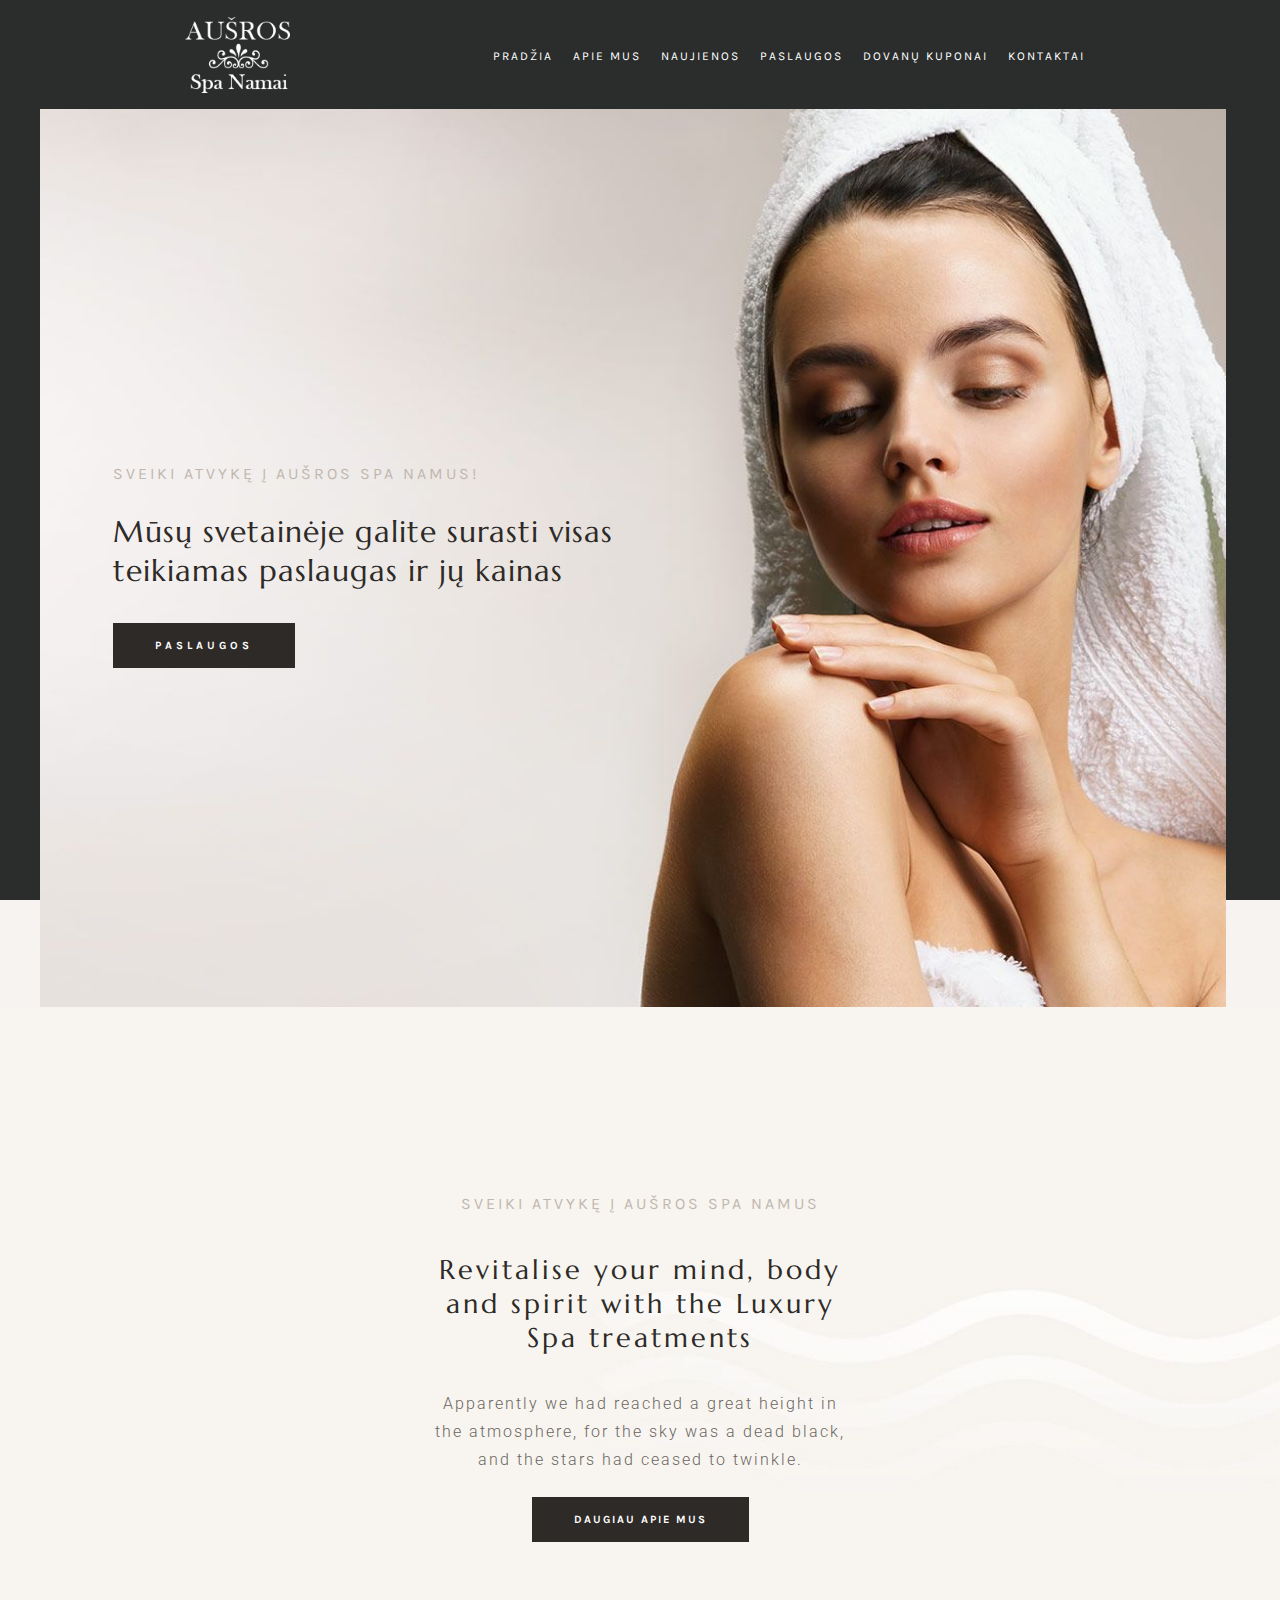
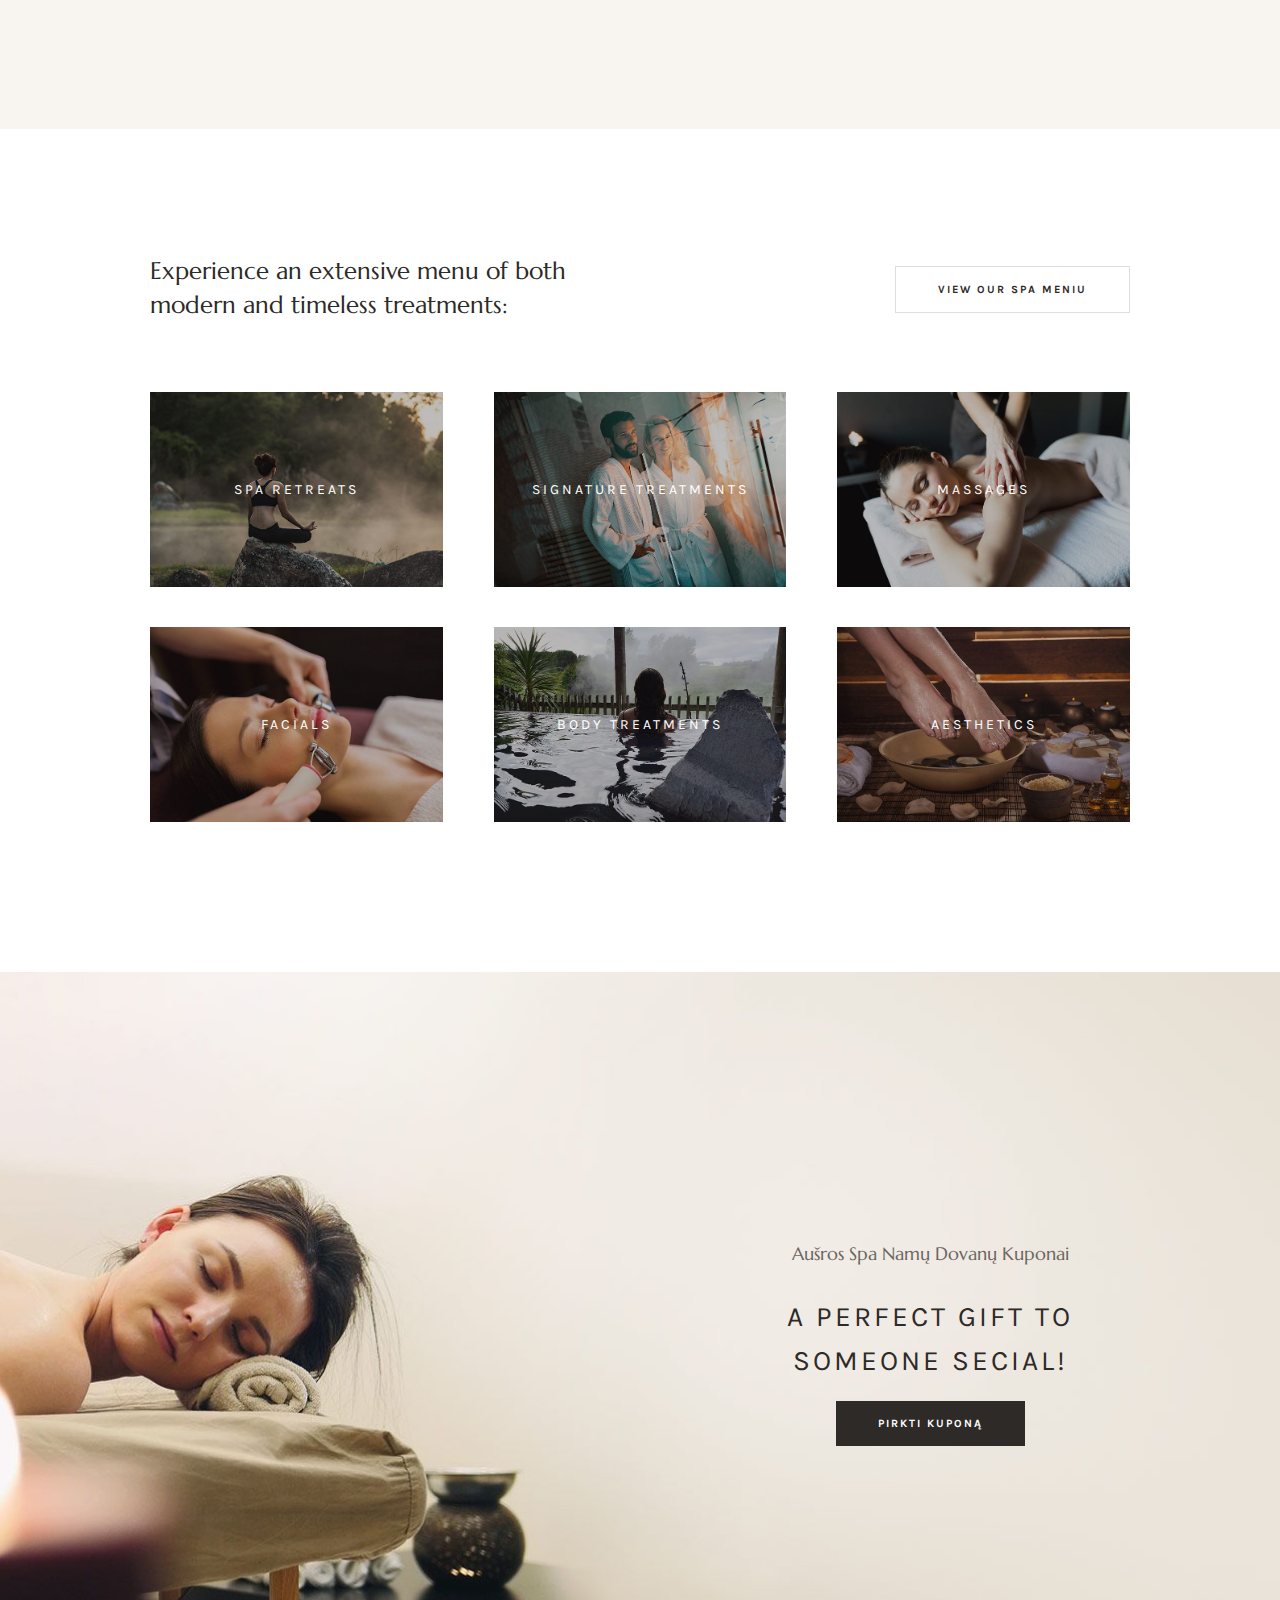
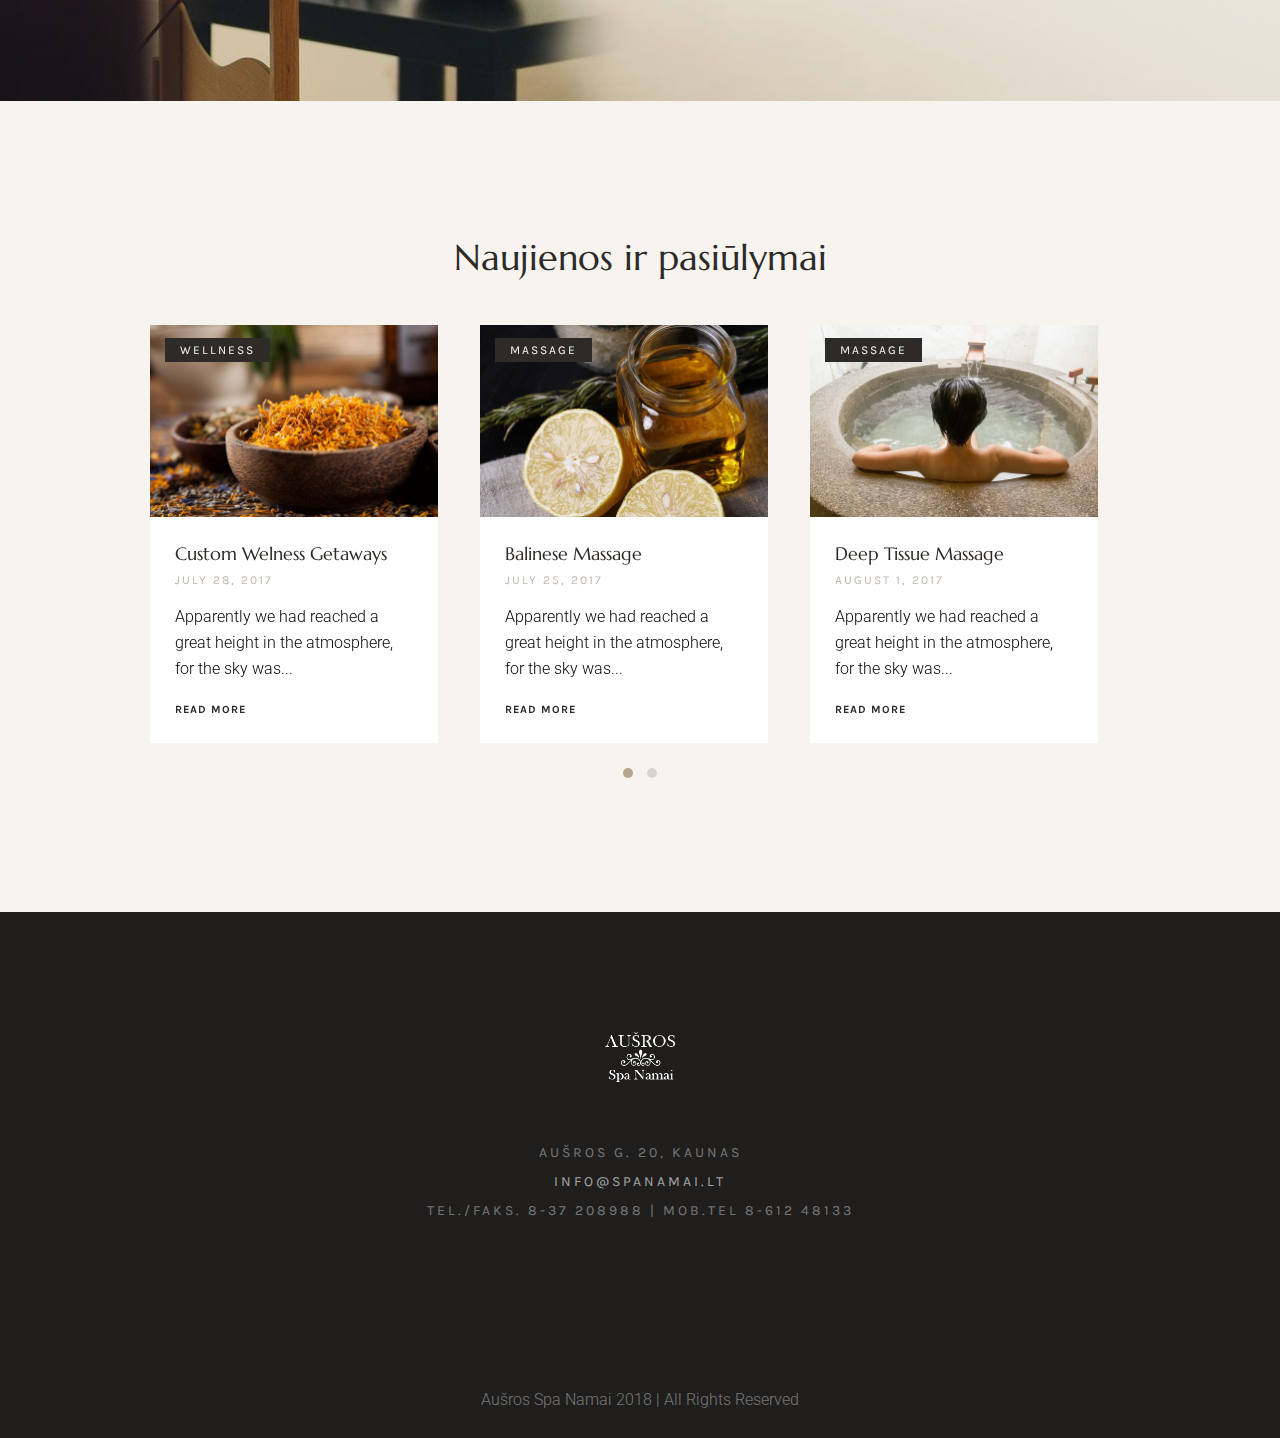
<file: index.html>
<!DOCTYPE html>

<html lang="lt"> <!-- <?php language_attributes(); ?> -->
	<head>
		<meta charset="utf-8">
		<meta name="viewport" content="width=device-width,initial-scale=1"> 
		<title>SPA</title> 
		<!-- reikia kitos fonto: Karla, Arial, Helvetica, "Nimbus Sans L"!!!-->
		<link href="https://fonts.googleapis.com/css?family=Karla:400,400i,700,700i&amp;subset=latin-ext" rel="stylesheet">
		<link href="https://fonts.googleapis.com/css?family=Marcellus&amp;subset=latin-ext" rel="stylesheet">
		<link href="https://fonts.googleapis.com/css?family=Roboto:300,300i&amp;subset=latin-ext" rel="stylesheet">
		<link rel="stylesheet" href="https://use.fontawesome.com/releases/v5.3.1/css/all.css" integrity="sha384-mzrmE5qonljUremFsqc01SB46JvROS7bZs3IO2EmfFsd15uHvIt+Y8vEf7N7fWAU" crossorigin="anonymous">
		<link rel="stylesheet" href="owlcarousel/dist/assets/owl.carousel.min.css">
		<link rel="stylesheet" href="owlcarousel/dist/assets/owl.theme.default.min.css">
		<link rel="stylesheet" href="assets/css/style.css">
	</head>
	<body>
		<!-- START: button-to-top -->
		<button onclick="topFunction()" class="myBtn" title="Go to top">
			<i class="fas fa-angle-up"></i>
		</button>
		<!-- END: button-to-top -->

		<!-- HEADER START-->
		<header class="float-navigation"> <!-- zalias --> 
			<div class="container flexinam">
				<div class="logo">
					<a href="#">
						<img src="assets/images/logo-spa-compressor.png" alt="Aušros spa namai">
					</a>
				</div>
				<nav id="myTopnav" class="meniu flexinam">
					<div>
						<a href="javascript:void(0);" class="icon_burger"><i class="fa fa-bars"></i></a>
					</div>
					<ul class="flexinam topnav">
						<li><a href="#" class="keep-color">Pradžia</a></li>
						<li><a href="#us" class="keep-color">Apie mus</a></li>
						<li><a href="#our_news" class="keep-color">Naujienos</a></li>
						<li><a href="#our_services" class="keep-color">Paslaugos</a></li>
						<li><a href="#coupons" class="keep-color">Dovanų kuponai</a></li>
						<li><a href="#contact_us" class="keep-color">Kontaktai</a></li>
					</ul>
				</nav>
			</div>
		</header>
		<!-- HEADER END --> 
		<!-- 2 SECTION START-->
		<section class="carousel">
			<div class="owl-carousel karusele1 owl-theme">
				<div class="special-container photo flexinam first">
					<div class="content">
						<h3>Sveiki atvykę į aušros spa namus!</h3>
						<h4>Mūsų svetainėje galite surasti visas teikiamas paslaugas ir jų kainas</h4>
						<div>
							<a class='button' href='#our_services'>Paslaugos</a>
						</div>
					</div>
				</div>
				<div class="special-container photo flexinam second">
					<div class="content">
						<h3>Sveiki atvykę į aušros spa namus!</h3>
						<h4>Pas mus galite įsigyti dovanų kuponus visoms mūsų paslaugoms internetu!</h4>
						<div>
							<a class='button' href='contact-us.html'>Užsisakykite dabar!</a>
						</div>
					</div>
				</div>		
			</div>
		</section>
		<!-- 2 SECTION END-->

		<!-- 3 SECTION START: for overlay-->
		<section class="overlay">
		</section>
		<!-- 3 SECTION START: for overlay-->

		<!-- 4 SECTION START: ABOUT US-->
		<section id="us" class="about-us">
			<div class="container flexinam">
				<div class="content-about-us">
					<h1>Sveiki atvykę į aušros spa namus</h1>
					<h2>Revitalise your mind, body and spirit with the Luxury Spa treatments</h2>
					<p>Apparently we had reached a great height in the atmosphere, for the sky was a dead black, and the stars had ceased to twinkle.</p>
					<a class='button' href='nowhere.html'>Daugiau apie mus</a>
				</div>
			</div>
		</section>
		<section id="our_services" class="intro-to-service">
			<div class="container flexinam">
				<div class="antraste">
					<h4>Experience an extensive menu of both modern and timeless treatments:</h4>
				</div>
				<div>
					<a class='button' href="nowhere.html">View our spa meniu</a>
				</div>
			</div>
		</section>
		<section class="paslaugos">
			<div class="container">
				<div class="service-photos flexinam">
					<div class="spa">
						<a href="http://luxury-spa.cmsmasters.net/services/">
							<img src="assets/images/7-zen-dark-compressor.jpg" alt="spa retreats">
							<span class="centered overlayw3">spa retreats</span>
						</a>
					</div>
					<div class="spa">
						<a href="http://luxury-spa.cmsmasters.net/services/">
							<img src="assets/images/couple-dark-compressor.jpg" alt="signature treatments">
							<span class="centered overlayw3">signature treatments</span>
						</a>
					</div>
					<div class="spa">
						<a href="http://luxury-spa.cmsmasters.net/services/">
							<img src="assets/images/massage-dark-compressor.jpg" alt="massages">
							<span class="centered overlayw3">massages</span>
						</a>
					</div>
					<div class="spa">
						<a href="http://luxury-spa.cmsmasters.net/services/">
							<img src="assets/images/facial-dark-compressor.jpg" alt="facials">
							<span class="centered overlayw3">facials</span>
						</a>
					</div>
					<div class="spa">
						<a href="http://luxury-spa.cmsmasters.net/services/">
							<img src="assets/images/4-bali-dark-compressor.jpg" alt="body treatments">
							<span class="centered overlayw3">body treatments</span>
						</a>
					</div>
					<div class="spa">
						<a href="http://luxury-spa.cmsmasters.net/services/">
							<img src="assets/images/pedicure-compressor.jpg">
							<span class="centered overlayw3">aesthetics</span>
						</a>
					</div>
				</div>
			</div>
		</section>
		<!-- 4 SECTION END: SERVICES-->

		<!-- 5 SECTION START: VOUCHERS-->
		<section id="coupons" class="voucher">
			<div class="container flexinam">
				<div class="voucher-content">
					<h3>Aušros Spa namų dovanų kuponai</h3>
					<h4>A perfect gift to someone secial!</h4>
					<a class='button dark-button' href='contact-us.html'>Pirkti kuponą</a>
				</div>
			</div>
		</section>
		<!-- 5 SECTION END: VOUCHERS-->

		<!-- 6 SECTION START: NEWS-->
		<section id="our_news" class="news">
			<div class="container">
				<div class="intro">
					<h5>Naujienos ir pasiūlymai</h5>
				</div>
				<div class="owl-carousel karusele2 owl-theme">
					<div class="one-news-column">
						<div class="top-column">
							<figure>
								<img src="assets/images/bowl-compressor.jpg">
								<div class="top-right">
									<a href="#nuveda i article">Wellness</a>
								</div>
							</figure>
						</div>
						<div class="bottom-column">
							<header>
								<h6>Custom Welness Getaways</h6>
							</header>
							<div class="date-published">
								<h6 class="published">July 28, 2017</h6>
							</div>
							<div class="paragraph">
								<p>Apparently we had reached a great height in the atmosphere, for the sky was...</p>
							</div>
							<footer>
								<a href="#">read more</a>
							</footer>
						</div>
					</div>
					<div class="one-news-column">
						<div class="top-column">
							<figure>
								<img src="assets/images/citrus-compressor.jpg">
								<!-- kaip padaryti, kad a padengtu visa foto? -->
								<div class="top-right">
									<a href="#nuveda i article">massage</a>
								</div>
							</figure>
							 <!-- https://www.w3schools.com/howto/howto_css_image_text.asp -->
						</div>
						<div class="bottom-column">
							<header>
								<h6>Balinese Massage</h6>
							</header>
							<div class="date-published">
								<h6 class="published">July 25, 2017</h6>
							</div>
							<div class="paragraph">
								<p>Apparently we had reached a great height in the atmosphere, for the sky was...</p>
							</div>
							<footer>
								<a href="#">read more</a>
							</footer>
						</div>
					</div>
					<div class="one-news-column">
						<div class="top-column">
							<figure>
								<img src="assets/images/bathtub-compressor.jpg">
								<!-- kaip padaryti, kad a padengtu visa foto? -->
								<div class="top-right">
									<a href="#nuveda i article">massage</a>
								</div>
							</figure>
							 <!-- https://www.w3schools.com/howto/howto_css_image_text.asp -->
						</div>
						<div class="bottom-column">
							<header>
								<h6>Deep Tissue Massage</h6>
							</header>
							<div class="date-published">
								<h6 class="published">August 1, 2017</h6>
							</div>
							<div class="paragraph">
								<p>Apparently we had reached a great height in the atmosphere, for the sky was...</p>
							</div>
							<footer>
								<a href="#">read more</a>
							</footer>
						</div>
					</div>
					<div class="one-news-column">
						<div class="top-column">
							<figure>
								<img src="assets/images/sink-compressor.jpg">
								<div class="top-right">
									<a href="#nuveda i article">spa</a>
								</div>
							</figure>
						</div>
						<div class="bottom-column">
							<header>
								<h6>What is a Spa?</h6>
							</header>
							<div class="date-published">
								<h6 class="published">July 18, 2017</h6>
							</div>
							<div class="paragraph">
								<p>Apparently we had reached a great height in the atmosphere, for the sky was...</p>
							</div>
							<footer>
								<a href="#">read more</a>
							</footer>
						</div>
					</div>
					<div class="one-news-column">
						<div class="top-column">
							<figure>
								<img src="assets/images/massage-compressor.jpg">
								<!-- kaip padaryti, kad a padengtu visa foto? -->
								<div class="top-right">
									<a href="#nuveda i article">aromatherapy</a>
								</div>
							</figure>
							 <!-- https://www.w3schools.com/howto/howto_css_image_text.asp -->
						</div>
						<div class="bottom-column">
							<header>
								<h6>Healing with Aromatherapy</h6>
							</header>
							<div class="date-published">
								<h6 class="published">July 16, 2017</h6>
							</div>
							<div class="paragraph">
								<p>Apparently we had reached a great height in the atmosphere, for the sky was...</p>
							</div>
							<footer>
								<a href="#">read more</a>
							</footer>
						</div>
					</div>
					<div class="one-news-column">
						<div class="top-column">
							<figure>
								<img src="assets/images/bali-compressor.jpg">
								<!-- kaip padaryti, kad a padengtu visa foto? -->
								<div class="top-right">
									<a href="#nuveda i article">spa breaks</a>
								</div>
							</figure>
							 <!-- https://www.w3schools.com/howto/howto_css_image_text.asp -->
						</div>
						<div class="bottom-column">
							<header>
								<h6>Spa Breaks in Ireland</h6>
							</header>
							<div class="date-published">
								<h6 class="published">July 15, 2017</h6>
							</div>
							<div class="paragraph">
								<p>Apparently we had reached a great height in the atmosphere, for the sky was...</p>
							</div>
							<footer>
								<a href="#">read more</a>
							</footer>
						</div>
					</div>
				</div>
			</div>
		</section>
		<!-- 6 SECTION END: NEWS -->

		<!-- 7 SECTION START: FOOTER -->
		<footer id="contact_us" class="end-footer">
			<div class="container">
				<div class="footer-content">
					<div class="logo2">
						<a href="# i pagrindini">
							<img src="assets/images/logo-spa-compressor.png" alt="Aušros spa namai">
						</a>
					</div>
					<div class="address">
						<h4>Aušros g. 20, Kaunas</h4>
						<a href="mailto:info@spanamai.lt">info@spanamai.lt</a>
						<h4>tel./faks. 8-37 208988 | mob.tel 8-612 48133</h4>
					</div>
					<div class="icon-social">
						<ul class="flexinam">
							<li class="margin">
								<a href="https://www.instagram.com/explore/locations/489971274/ausros-spa-namai/" target="_blank">
									<i class="fab fa-instagram"></i>
								</a>
							</li>
							<li class="margin">
								<a href="https://www.facebook.com/ausrosspa//" target="_blank">
									<i class="fab fa-facebook-f"></i>
								</a>
							</li>
							<li class="margin">
								<a href="https://twitter.com/ausrosspanamai" target="_blank">
									<i class="fab fa-twitter"></i>
								</a>
							</li>
							<li class="margin">
								<a href="https://rekvizitai.vz.lt/imone/spa_namai/" target="_blank">
									<i class="fas fa-briefcase"></i>
								</a>
							</li>
						</ul>
					</div>
					<div class="rights">
						<p>Aušros Spa Namai 2018 | All Rights Reserved</p>
					</div>
				</div>
			</div>
		</footer>
		<!-- 7 SECTION END: FOOTER -->
		<script src="assets/scripts/jquery.js"></script>
		<script src="owlcarousel/dist/owl.carousel.min.js"></script>
		<script src="assets/scripts/script.js"></script>
	</body>
</html>
</file>
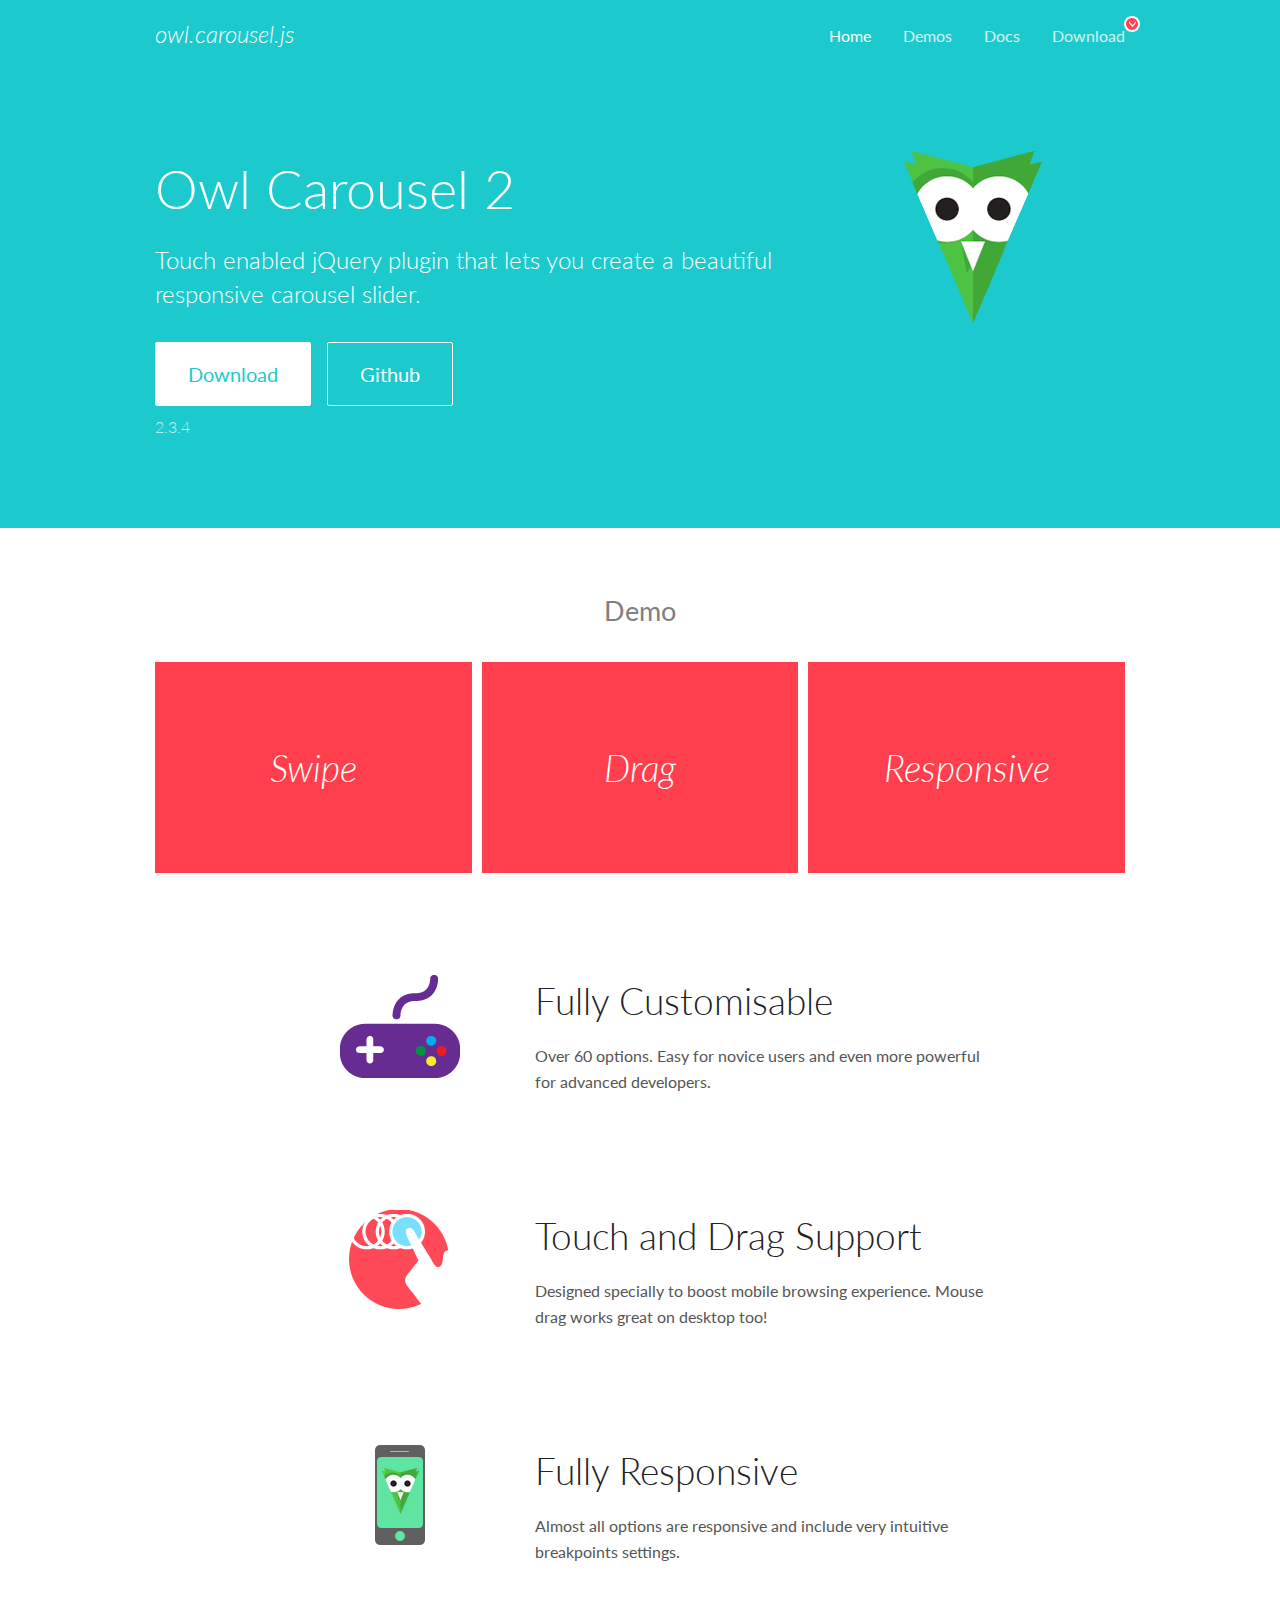
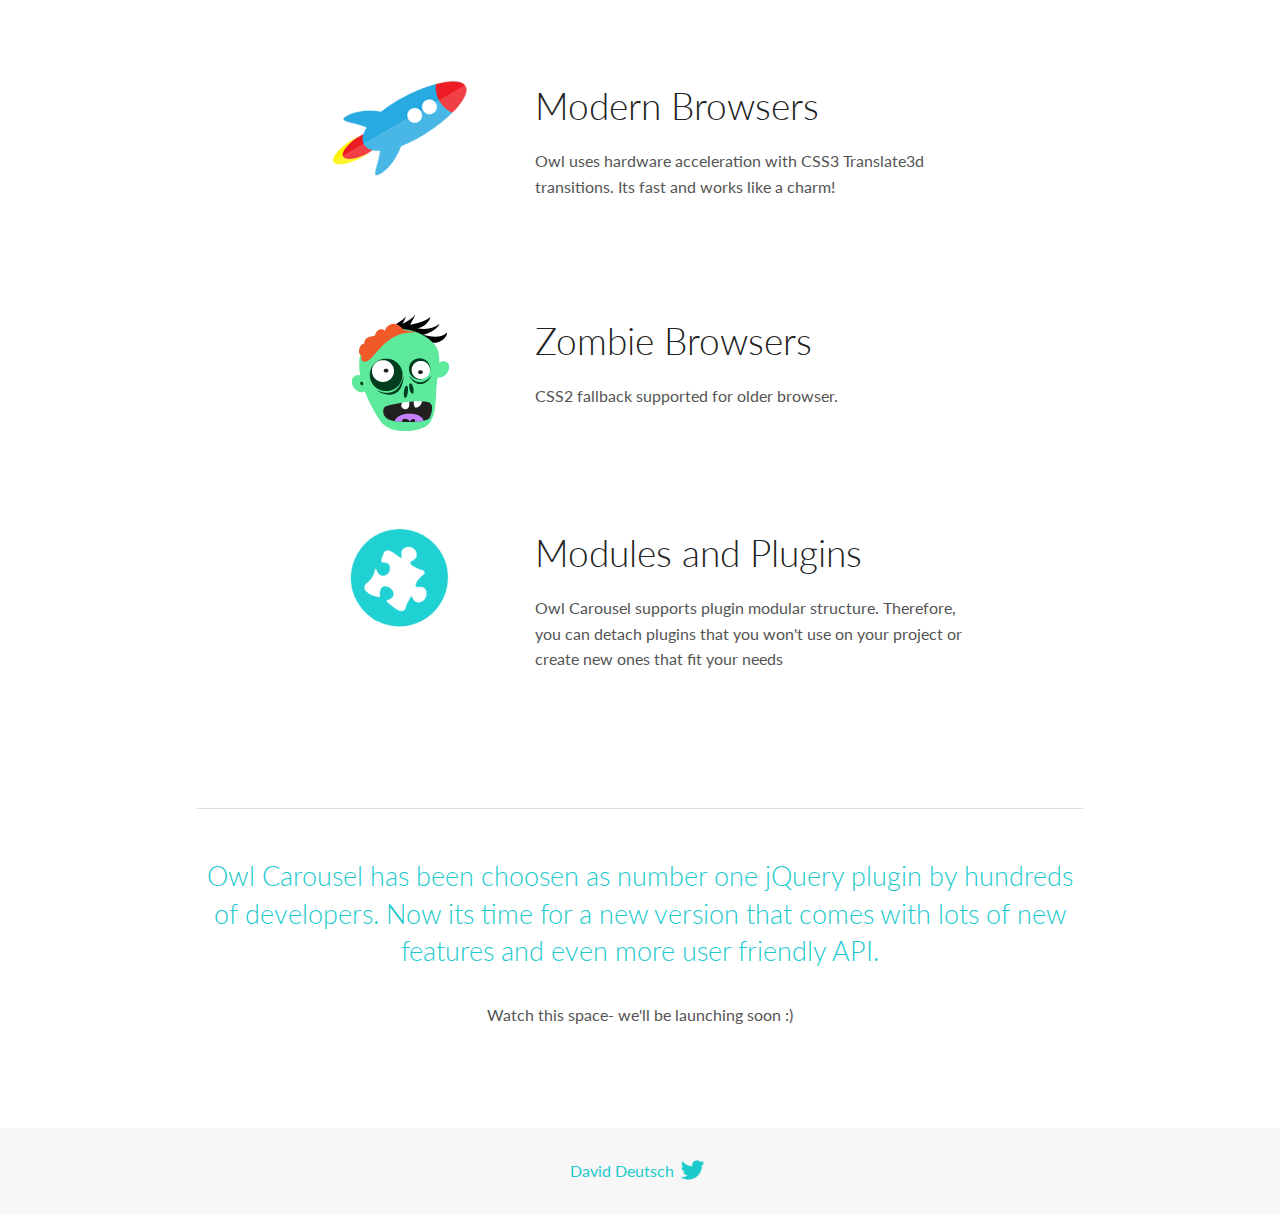
<file: owlcarousel/docs/index.html>
<!DOCTYPE html>
<html lang="en">
  <head>

    <!-- head -->
    <meta charset="utf-8">
    <meta name="msapplication-tap-highlight" content="no" />
    <meta name="viewport" content="width=device-width, initial-scale=1.0" />
    <meta name="description" content="Touch enabled jQuery plugin that lets you create beautiful responsive carousel slider.">
    <meta name="author" content="David Deutsch">
    <title>
      Home | Owl Carousel | 2.3.4
    </title>

    <!-- Stylesheets -->
    <link href='https://fonts.googleapis.com/css?family=Lato:300,400,700,400italic,300italic' rel='stylesheet' type='text/css'>
    <link rel="stylesheet" href="assets/css/docs.theme.min.css">

    <!-- Owl Stylesheets -->
    <link rel="stylesheet" href="assets/owlcarousel/assets/owl.carousel.min.css">
    <link rel="stylesheet" href="assets/owlcarousel/assets/owl.theme.default.min.css">

    <!-- HTML5 shim and Respond.js IE8 support of HTML5 elements and media queries -->

    <!--[if lt IE 9]>
      <script src="https://oss.maxcdn.com/libs/html5shiv/3.7.0/html5shiv.js"></script>
      <script src="https://oss.maxcdn.com/libs/respond.js/1.3.0/respond.min.js"></script>
    <![endif]-->

    <!-- Favicons -->
    <link rel="apple-touch-icon-precomposed" sizes="144x144" href="assets/ico/apple-touch-icon-144-precomposed.png">
    <link rel="shortcut icon" href="assets/ico/favicon.png">
    <link rel="shortcut icon" href="favicon.ico">

    <!-- Yeah i know js should not be in header. Its required for demos.-->

    <!-- javascript -->
    <script src="assets/vendors/jquery.min.js"></script>
    <script src="assets/owlcarousel/owl.carousel.js"></script>
  </head>
  <body>

    <!-- header -->
    <header class="header">
      <div class="row">
        <div class="large-12 columns">
          <div class="brand left">
            <h3>
              <a href="/OwlCarousel2/">owl.carousel.js</a> 
            </h3>
          </div>
          <a id="toggle-nav" class="right">
            <span></span> <span></span> <span></span> 
          </a> 
          <div class="nav-bar">
            <ul class="clearfix">
              <li class="active">
                <a href="/OwlCarousel2/index.html">Home</a> 
              </li>
              <li> <a href="/OwlCarousel2/demos/demos.html">Demos</a>  </li>
              <li> <a href="/OwlCarousel2/docs/started-welcome.html">Docs</a>  </li>
              <li>
                <a href="https://github.com/OwlCarousel2/OwlCarousel2/archive/2.3.4.zip">Download</a> 
                <span class="download"></span> 
              </li>
            </ul>
          </div>
        </div>
      </div>
    </header>

    <!-- home panel -->
    <section id="hero">
      <div class="row">
        <div class="large-8 medium-8 columns">
          <h1>Owl Carousel 2</h1>
          <h4>Touch enabled jQuery plugin that lets you create a beautiful responsive carousel slider.</h4>
          <a href="https://github.com/OwlCarousel2/OwlCarousel2/archive/2.3.4.zip" class="hero-button">Download</a> 
          <a href="https://github.com/OwlCarousel2/OwlCarousel2" class="hero-button outline">Github</a> 
          <p>2.3.4</p>
        </div>
        <div class="large-4 medium-4 columns">
          <img class="owl-logo" src="assets/img/owl-logo.png" alt="mr. Owl">
        </div>
      </div>
    </section>

    <!-- body -->
    <div class="home-demo">
      <div class="row">
        <div class="large-12 columns">
          <h3>Demo</h3>
          <div class="owl-carousel">
            <div class="item">
              <h2>Swipe</h2>
            </div>
            <div class="item">
              <h2>Drag</h2>
            </div>
            <div class="item">
              <h2>Responsive</h2>
            </div>
            <div class="item">
              <h2>CSS3</h2>
            </div>
            <div class="item">
              <h2>Fast</h2>
            </div>
            <div class="item">
              <h2>Easy</h2>
            </div>
            <div class="item">
              <h2>Free</h2>
            </div>
            <div class="item">
              <h2>Upgradable</h2>
            </div>
            <div class="item">
              <h2>Tons of options</h2>
            </div>
            <div class="item">
              <h2>Infinity</h2>
            </div>
            <div class="item">
              <h2>Auto Width</h2>
            </div>
          </div>
        </div>
      </div>
    </div>
    <script>
      var owl = $('.owl-carousel');
      owl.owlCarousel({
        margin: 10,
        loop: true,
        responsive: {
          0: {
            items: 1
          },
          600: {
            items: 2
          },
          1000: {
            items: 3
          }
        }
      })
    </script>

    <!-- features -->
    <div id="features">
      <div class="row">
        <div class="small-12 medium-9 small-centered columns">
          <section class="row feature">
            <div class="medium-4 small-12 columns">
              <img src="assets/img/feature-options.png" alt="">
            </div>
            <div class="medium-8 small-12 columns">
              <h2>Fully Customisable</h2>
              <p>Over 60 options. Easy for novice users and even more powerful for advanced developers.</p>
            </div>
          </section>
          <section class="row feature">
            <div class="medium-4 small-12 columns">
              <img src="assets/img/feature-drag.png" alt="">
            </div>
            <div class="medium-8 small-12 columns">
              <h2>Touch and Drag Support</h2>
              <p>Designed specially to boost mobile browsing experience. Mouse drag works great on desktop too!</p>
            </div>
          </section>
          <section class="row feature">
            <div class="medium-4 small-12 columns">
              <img src="assets/img/feature-responsive.png" alt="">
            </div>
            <div class="medium-8 small-12 columns">
              <h2>Fully Responsive</h2>
              <p>Almost all options are responsive and include very intuitive breakpoints settings.</p>
            </div>
          </section>
          <section class="row feature">
            <div class="medium-4 small-12 columns">
              <img src="assets/img/feature-modern.png" alt="">
            </div>
            <div class="medium-8 small-12 columns">
              <h2>Modern Browsers</h2>
              <p>Owl uses hardware acceleration with CSS3 Translate3d transitions. Its fast and works like a charm! </p>
            </div>
          </section>
          <section class="row feature">
            <div class="medium-4 small-12 columns">
              <img src="assets/img/feature-zombie.png" alt="">
            </div>
            <div class="medium-8 small-12 columns">
              <h2>Zombie Browsers</h2>
              <p>CSS2 fallback supported for older browser.</p>
            </div>
          </section>
          <section class="row feature">
            <div class="medium-4 small-12 columns">
              <img src="assets/img/feature-module.png" alt="">
            </div>
            <div class="medium-8 small-12 columns">
              <h2>Modules and Plugins</h2>
              <p>Owl Carousel supports plugin modular structure. Therefore, you can detach plugins that you won&#x27;t use on your project or create new ones that fit your needs</p>
            </div>
          </section>
        </div>
      </div>
    </div>

    <!-- footer -->
    <section id="teaser-text">
      <div class="row">
        <div class="small-12 medium-11 small-centered columns">
          <hr>
          <h3 id="owl-carousel-has-been-choosen-as-number-one-jquery-plugin-by-hundreds-of-developers-now-its-time-for-a-new-version-that-comes-with-lots-of-new-features-and-even-more-user-friendly-api-">Owl Carousel has been choosen as number one jQuery plugin by hundreds of developers. Now its time for a new version that comes with lots of new features and even more user friendly API.</h3>
          <p>Watch this space- we&#39;ll be launching soon :)</p>
        </div>
      </div>
    </section>

    <!-- footer -->
    <footer class="footer">
      <div class="row">
        <div class="large-12 columns">
          <h5>
            <a href="/OwlCarousel2/docs/support-contact.html">David Deutsch</a> 
            <a id="custom-tweet-button" href="https://twitter.com/share?url=https://github.com/OwlCarousel2/OwlCarousel2&text=Owl Carousel - This is so awesome! " target="_blank"></a> 
          </h5>
        </div>
      </div>
    </footer>

    <!-- vendors -->
    <script src="assets/vendors/highlight.js"></script>
    <script src="assets/js/app.js"></script>
  </body>
</html>
</file>
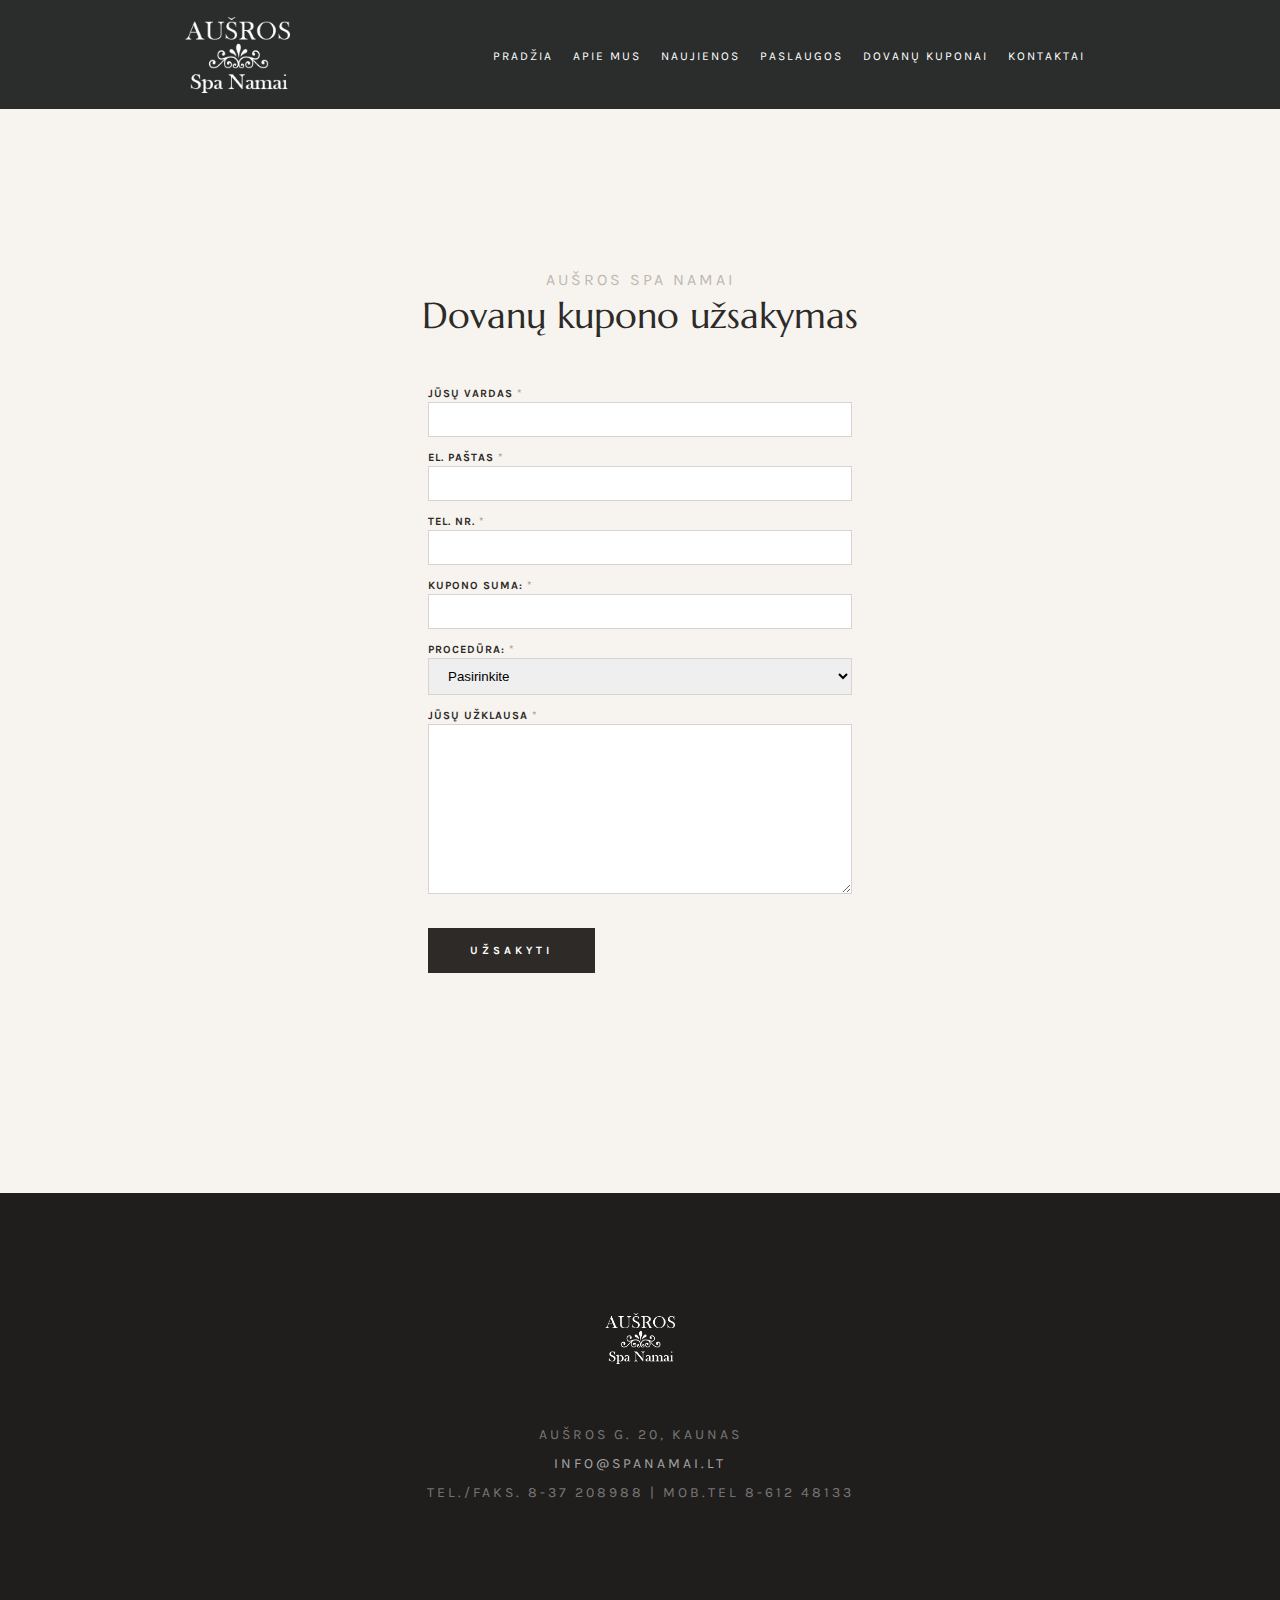
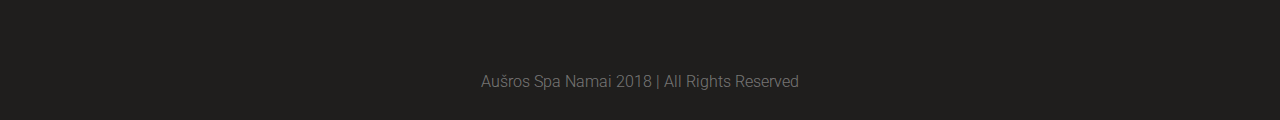
<file: contact-us.html>
<!DOCTYPE html>
<html lang="lt">
<head>
	<meta charset="utf-8">
	<meta name="viewport" content="width=device-width,initial-scale=1"> 
	<title>CONTACT US</title> 
	<!-- reikia kitos fonto: Karla, Arial, Helvetica, "Nimbus Sans L"!!!-->
	<link href="https://fonts.googleapis.com/css?family=Karla:400,400i,700,700i&amp;subset=latin-ext" rel="stylesheet">
	<link href="https://fonts.googleapis.com/css?family=Marcellus&amp;subset=latin-ext" rel="stylesheet">
	<link href="https://fonts.googleapis.com/css?family=Roboto:300,300i&amp;subset=latin-ext" rel="stylesheet">
	<link rel="stylesheet" href="https://use.fontawesome.com/releases/v5.3.1/css/all.css" integrity="sha384-mzrmE5qonljUremFsqc01SB46JvROS7bZs3IO2EmfFsd15uHvIt+Y8vEf7N7fWAU" crossorigin="anonymous">
	<link rel="stylesheet" href="assets/css/style.css">
</head>
<body>
	<!-- START: button-to-top -->
	<button onclick="topFunction()" class="myBtn" title="Go to top">
		<i class="fas fa-angle-up"></i>
	</button>
	<!-- END: button-to-top -->

	<!-- HEADER START-->
	<header class="float-navigation">
		<div class="container flexinam">
			<div class="logo">
				<a href="index.html">
					<img src="assets/images/logo-spa-compressor.png" alt="Aušros spa namai">
				</a>
			</div>
			<nav id="myTopnav" class="meniu flexinam">
				<div>
					<a href="javascript:void(0);" class="icon_burger"><i class="fa fa-bars"></i></a>
				</div>
				<ul class="flexinam topnav">
					<li><a href="#" class="keep-color">Pradžia</a></li>
					<li><a href="#us" class="keep-color">Apie mus</a></li>
					<li><a href="#our_news" class="keep-color">Naujienos</a></li>
					<li><a href="#our_services" class="keep-color">Paslaugos</a></li>
					<li><a href="#coupons" class="keep-color">Dovanų kuponai</a></li>
					<li><a href="#contact_us" class="keep-color">Kontaktai</a></li>
				</ul>				
			</nav>
		</div>
	</header>
	<!-- HEADER END --> 

	<!-- CONTACT US FORM: START -->
	<section class="reservation">
		<div class="container flexinam">
			<div class="content">
				<div>
					<h3>aušros spa namai</h3>
				</div>
				<div>
					<h4>Dovanų kupono užsakymas</h4>
				</div>
				<div class="contact-form">
					<form class="reservation_form" method="GET" enctype="multipart/form-data">
						<div class="one_form">
							<label for="firstname">Jūsų Vardas<span> *</span></label>
							<br>
							<input type="text" id="firstname" name="firstname" value="" required>
						</div>
						<div class="one_form">
							<label for="email">el. paštas<span> *</span></label>
							<br>
							<input type="email" id="email" name="email" value="" required>
						</div>						
						<div class="one_form">
							<label for="telephone">Tel. nr.<span> *</span></label>
							<br>
							<input type="tel" id="telephone" name="telephone" value="" required>
						</div>
						<div class="one_form">
							<label for="coupon">Kupono suma:<span> *</span></label>
							<br>
							<input type="text" id="coupon" name="coupon" value="" required>
						</div>
						<div class="one_form">
							<label for="coupon">Procedūra:<span> *</span></label>
							<br>
							<select class="options" required>
								<option>Pasirinkite</option>
								<option value="---">---</option>
								<option value="massage">Masažas</option>
								<option value="spa_ritual">Spa ritualai</option>
								<option value="spa">Spa procedūra dviem</option>
								<option value="spa_for_couples">Manikiūras</option>
								<option value="depilation">Depiliacija</option>
								<option value="treatments_for_men">Spa procedūra vyrui</option>
							</select>
							<!-- <input type="number" id="coupon" name="coupon" value="" required> -->
						</div>
						<div class="one_form message">
							<label for="coupon">Jūsų užklausa<span> *</span></label>
							<br>
							<textarea rows="10"></textarea>
						</div>		
					</form>
				</div>
				<div class="call_to_action">
					<input type="submit" class='button dark-button' name="new_order" value="užsakyti">
				</div>
			</div>
		</div>
	</section>
	<!-- CONTACT US FORM: END --> 

	<!-- FOOTER: START -->
	<footer class="end-footer">
		<div class="container">
			<div class="footer-content">
				<div class="logo2">
					<a href="# i pagrindini">
						<img src="assets/images/logo-spa-compressor.png" alt="Aušros spa namai">
					</a>
				</div>
				<div class="address">
					<h4>Aušros g. 20, Kaunas</h4>
					<a href="mailto:info@spanamai.lt">info@spanamai.lt</a>
					<h4>tel./faks. 8-37 208988 | mob.tel 8-612 48133</h4>
				</div>
				<div class="icon-social">
					<ul class="flexinam">
						<li class="margin">
							<a href="https://www.instagram.com/explore/locations/489971274/ausros-spa-namai/" target="_blank">
								<i class="fab fa-instagram"></i>
							</a>
						</li>
						<li class="margin">
							<a href="https://www.facebook.com/ausrosspa//" target="_blank">
								<i class="fab fa-facebook-f"></i>
							</a>
						</li>
						<li class="margin">
							<a href="https://twitter.com/ausrosspanamai" target="_blank">
								<i class="fab fa-twitter"></i>
							</a>
						</li>
						<li class="margin">
							<a href="https://rekvizitai.vz.lt/imone/spa_namai/" target="_blank">
								<i class="fas fa-briefcase"></i>
							</a>
						</li>
					</ul>
				</div>
				<div class="rights">
					<p>Aušros Spa Namai 2018 | All Rights Reserved</p>
				</div>
			</div>
		</div>
	</footer>
	<!-- FOOTER: END -->
	<script src="assets/scripts/jquery.js"></script>
	<script src="owlcarousel/dist/owl.carousel.min.js"></script>
	<script src="assets/scripts/script.js"></script>
</body>
</html>
</file>
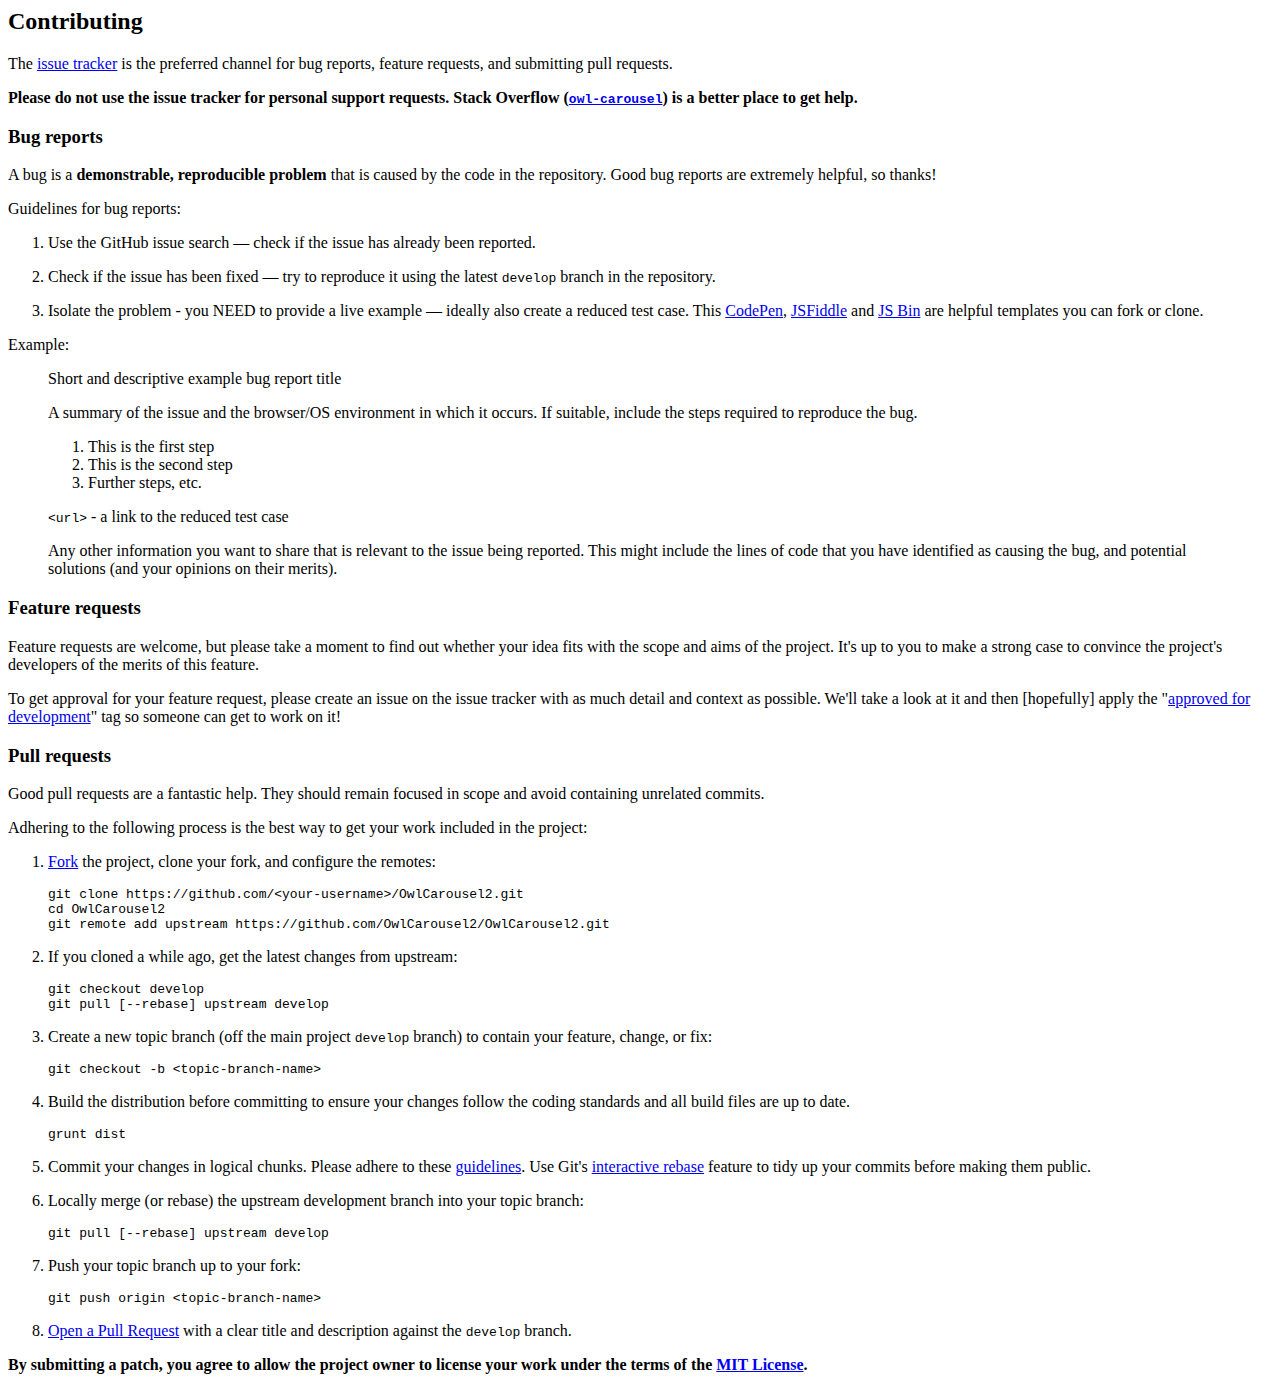
<file: owlcarousel/CONTRIBUTING.html>
<html>
      <head>
        <meta charset="UTF-8">
        <title>CONTRIBUTING.md</title>
      </head>
      <body>
        <h2 id="contributing">Contributing</h2>
<p>The <a href="https://github.com/OwlCarousel2/OwlCarousel2/issues">issue tracker</a> is the preferred channel for bug reports, feature requests, and submitting pull requests.</p>
<p><strong>Please do not use the issue tracker for personal support requests. Stack Overflow (<a href="https://stackoverflow.com/questions/tagged/owl-carousel"><code>owl-carousel</code></a>) is a better place to get help.</strong></p>
<h3 id="bug-reports">Bug reports</h3>
<p>A bug is a <strong>demonstrable, reproducible problem</strong> that is caused by the code in the repository. Good bug reports are extremely helpful, so thanks!</p>
<p>Guidelines for bug reports:</p>
<ol>
<li><p>Use the GitHub issue search — check if the issue has already been reported.</p>
</li>
<li><p>Check if the issue has been fixed — try to reproduce it using the latest <code>develop</code> branch in the repository.</p>
</li>
<li><p>Isolate the problem - you NEED to provide a live example — ideally also create a reduced test case. This <a href="https://codepen.io/anon/pen/prvbMp">CodePen</a>, <a href="https://jsfiddle.net/h8x8bvn9/2/">JSFiddle</a> and <a href="https://jsbin.com/bojonaceve/2/edit?html,js,output">JS Bin</a> are helpful templates you can fork or clone.</p>
</li>
</ol>
<p>Example:</p>
<blockquote>
<p>Short and descriptive example bug report title</p>
<p>A summary of the issue and the browser/OS environment in which it occurs. If suitable, include the steps required to reproduce the bug.</p>
<ol>
<li>This is the first step</li>
<li>This is the second step</li>
<li>Further steps, etc.</li>
</ol>
<p><code>&lt;url&gt;</code> - a link to the reduced test case</p>
<p>Any other information you want to share that is relevant to the issue being reported. This might include the lines of code that you have identified as causing the bug, and potential solutions (and your opinions on their merits).</p>
</blockquote>
<h3 id="feature-requests">Feature requests</h3>
<p>Feature requests are welcome, but please take a moment to find out whether your idea fits with the scope and aims of the project. It&#39;s up to you to make a strong case to convince the project&#39;s developers of the merits of this feature.</p>
<p>To get approval for your feature request, please create an issue on the issue tracker with as much detail and context as possible. We&#39;ll take a look at it and then [hopefully] apply the &quot;<a href="https://github.com/OwlCarousel2/OwlCarousel2/labels/approved%20for%20development">approved for development</a>&quot; tag so someone can get to work on it!</p>
<h3 id="pull-requests">Pull requests</h3>
<p>Good pull requests are a fantastic help. They should remain focused in scope and avoid containing unrelated commits.</p>
<p>Adhering to the following process is the best way to get your work included in the project:</p>
<ol>
<li><p><a href="https://help.github.com/fork-a-repo/">Fork</a> the project, clone your fork, and configure the remotes:</p>
<pre><code class="lang-bash">git clone https://github.com/&lt;your-username&gt;/OwlCarousel2.git
cd OwlCarousel2
git remote add upstream https://github.com/OwlCarousel2/OwlCarousel2.git
</code></pre>
</li>
<li><p>If you cloned a while ago, get the latest changes from upstream:</p>
<pre><code class="lang-bash">git checkout develop
git pull [--rebase] upstream develop
</code></pre>
</li>
<li><p>Create a new topic branch (off the main project <code>develop</code> branch) to contain your feature, change, or fix:</p>
<pre><code class="lang-bash">git checkout -b &lt;topic-branch-name&gt;
</code></pre>
</li>
<li><p>Build the distribution before committing to ensure your changes follow the coding standards and all build files are up to date.</p>
<pre><code class="lang-bash">grunt dist
</code></pre>
</li>
<li><p>Commit your changes in logical chunks. Please adhere to these <a href="http://tbaggery.com/2008/04/19/a-note-about-git-commit-messages.html">guidelines</a>. Use Git&#39;s <a href="https://help.github.com/articles/interactive-rebase">interactive rebase</a> feature to tidy up your commits before making them public.</p>
</li>
<li><p>Locally merge (or rebase) the upstream development branch into your topic branch:</p>
<pre><code class="lang-bash">git pull [--rebase] upstream develop
</code></pre>
</li>
<li><p>Push your topic branch up to your fork:</p>
<pre><code class="lang-bash">git push origin &lt;topic-branch-name&gt;
</code></pre>
</li>
<li><p><a href="https://help.github.com/articles/using-pull-requests/">Open a Pull Request</a> with a clear title and description against the <code>develop</code> branch.</p>
</li>
</ol>
<p><strong>By submitting a patch, you agree to allow the project owner to license your work under the terms of the <a href="LICENSE">MIT License</a>.</strong></p>

      </body>
    </html>
</file>
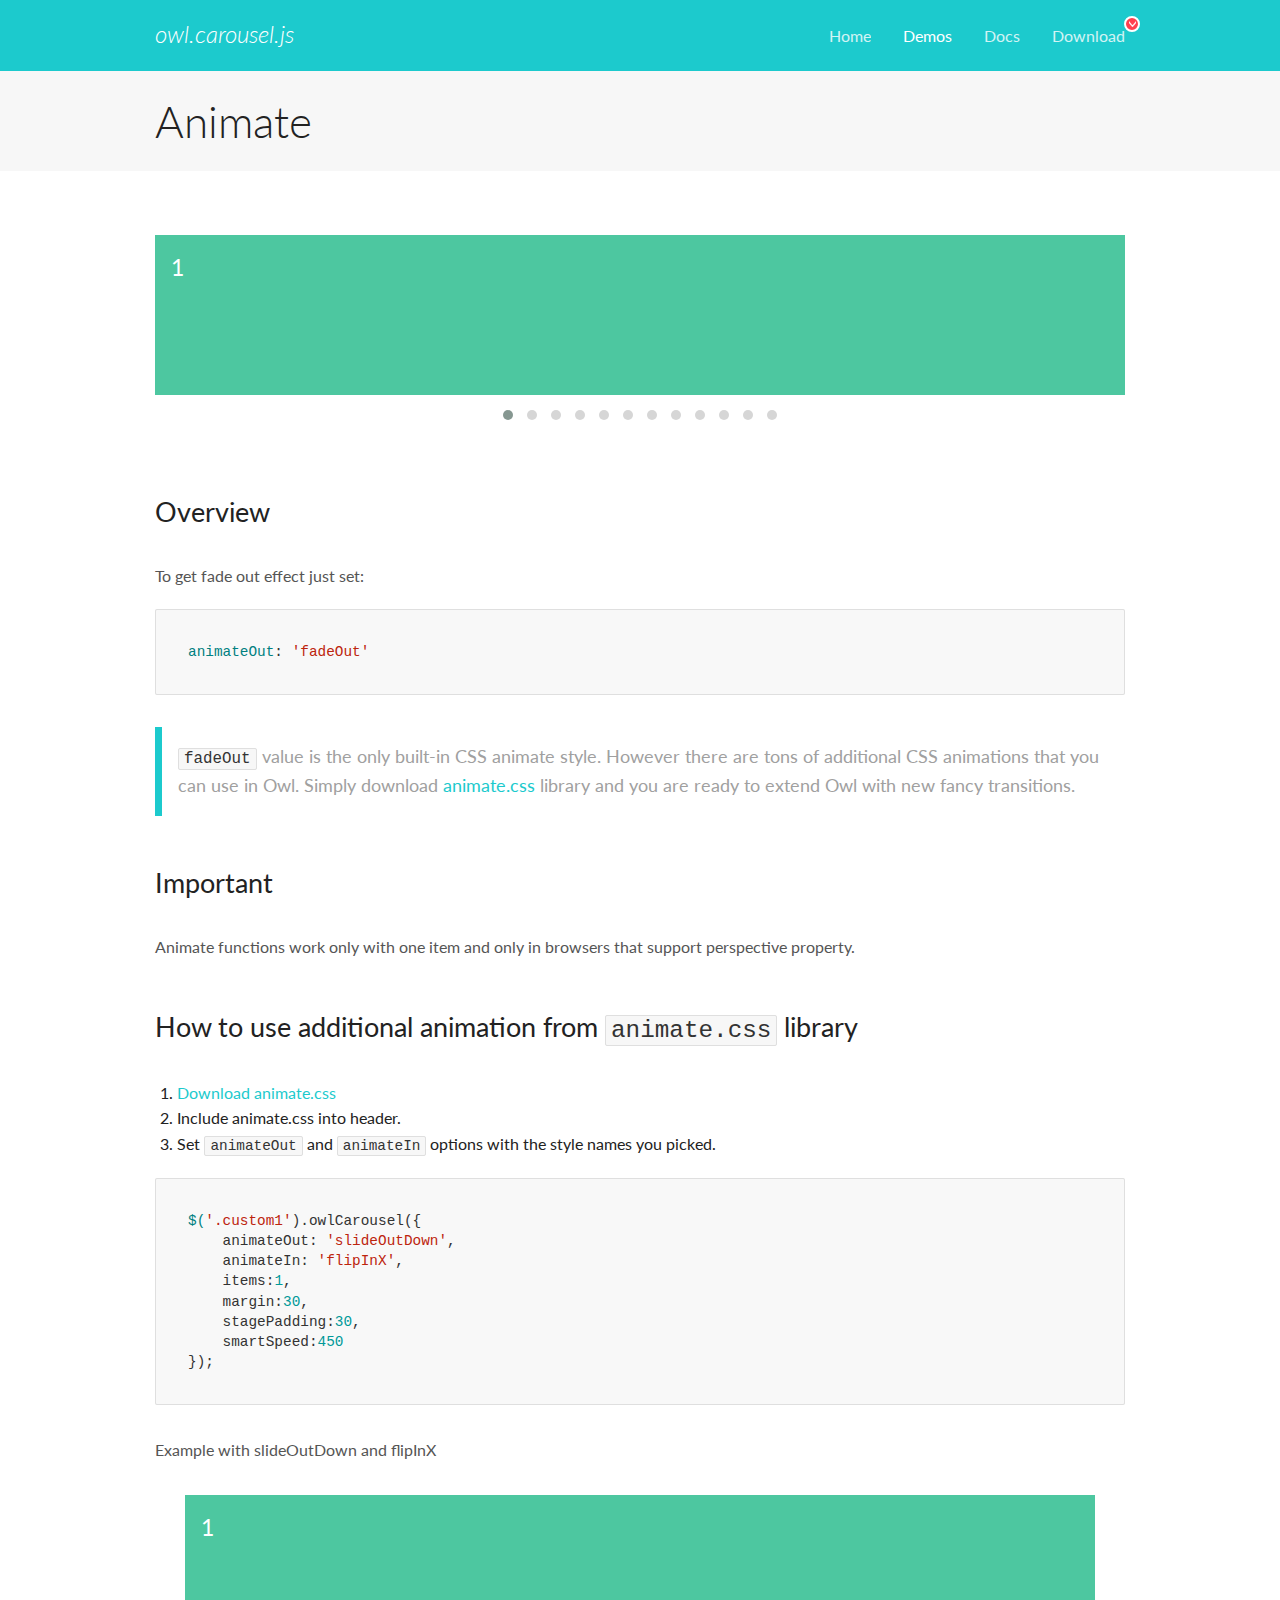
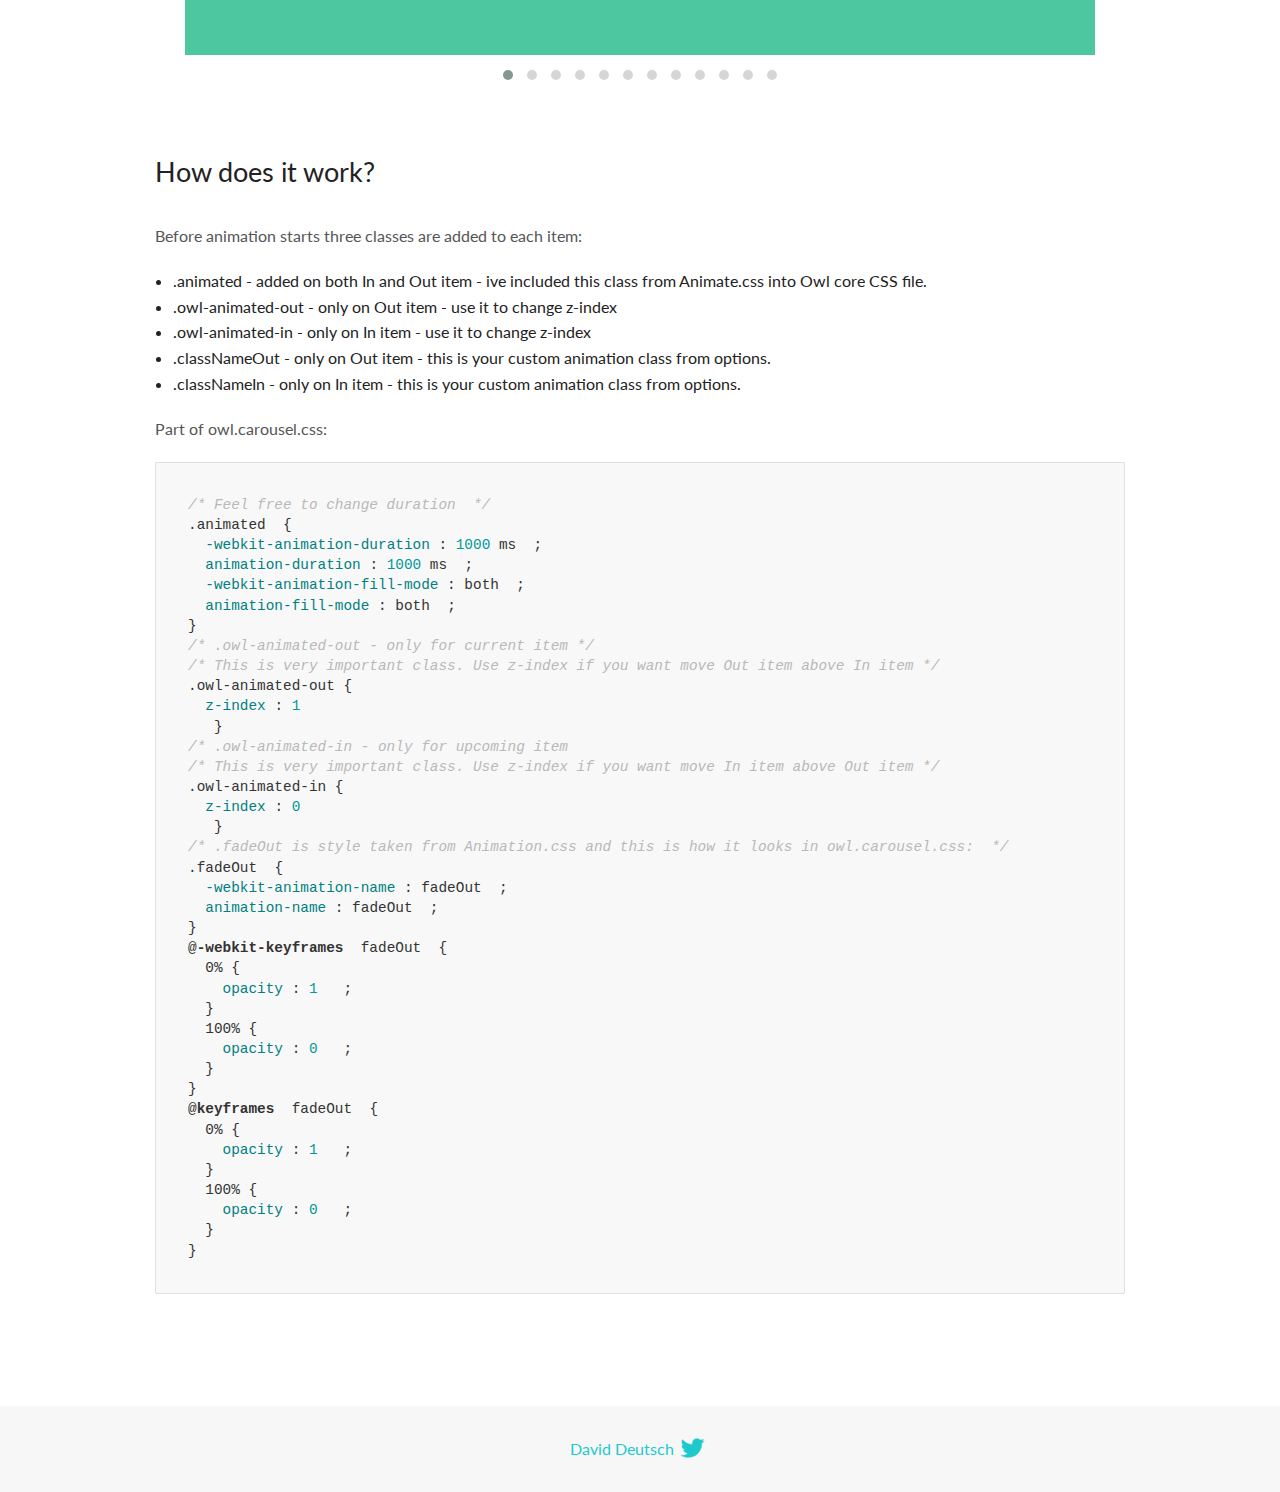
<file: owlcarousel/docs/demos/animate.html>
<!DOCTYPE html>
<html lang="en">
  <head>

    <!-- head -->
    <meta charset="utf-8">
    <meta name="msapplication-tap-highlight" content="no" />
    <meta name="viewport" content="width=device-width, initial-scale=1.0" />
    <meta name="description" content="Animate carousel">
    <meta name="author" content="David Deutsch">
    <title>
      Animate Demo | Owl Carousel | 2.3.4
    </title>

    <!-- Stylesheets -->
    <link href='https://fonts.googleapis.com/css?family=Lato:300,400,700,400italic,300italic' rel='stylesheet' type='text/css'>
    <link rel="stylesheet" href="../assets/css/docs.theme.min.css">

    <!-- Owl Stylesheets -->
    <link rel="stylesheet" href="../assets/owlcarousel/assets/owl.carousel.min.css">
    <link rel="stylesheet" href="../assets/owlcarousel/assets/owl.theme.default.min.css">

    <!-- HTML5 shim and Respond.js IE8 support of HTML5 elements and media queries -->

    <!--[if lt IE 9]>
      <script src="https://oss.maxcdn.com/libs/html5shiv/3.7.0/html5shiv.js"></script>
      <script src="https://oss.maxcdn.com/libs/respond.js/1.3.0/respond.min.js"></script>
    <![endif]-->

    <!-- Favicons -->
    <link rel="apple-touch-icon-precomposed" sizes="144x144" href="../assets/ico/apple-touch-icon-144-precomposed.png">
    <link rel="shortcut icon" href="../assets/ico/favicon.png">
    <link rel="shortcut icon" href="favicon.ico">

    <!-- Yeah i know js should not be in header. Its required for demos.-->

    <!-- javascript -->
    <script src="../assets/vendors/jquery.min.js"></script>
    <script src="../assets/owlcarousel/owl.carousel.js"></script>
  </head>
  <body>

    <!-- header -->
    <header class="header">
      <div class="row">
        <div class="large-12 columns">
          <div class="brand left">
            <h3>
              <a href="/OwlCarousel2/">owl.carousel.js</a> 
            </h3>
          </div>
          <a id="toggle-nav" class="right">
            <span></span> <span></span> <span></span> 
          </a> 
          <div class="nav-bar">
            <ul class="clearfix">
              <li> <a href="/OwlCarousel2/index.html">Home</a>  </li>
              <li class="active">
                <a href="/OwlCarousel2/demos/demos.html">Demos</a> 
              </li>
              <li> <a href="/OwlCarousel2/docs/started-welcome.html">Docs</a>  </li>
              <li>
                <a href="https://github.com/OwlCarousel2/OwlCarousel2/archive/2.3.4.zip">Download</a> 
                <span class="download"></span> 
              </li>
            </ul>
          </div>
        </div>
      </div>
    </header>

    <!-- title -->
    <section class="title">
      <div class="row">
        <div class="large-12 columns">
          <h1>Animate</h1>
        </div>
      </div>
    </section>

    <!--  Demos -->
    <section id="demos">
      <div class="row">
        <div class="large-12 columns">
          <div class="fadeOut owl-carousel owl-theme">
            <div class="item">
              <h4>1</h4>
            </div>
            <div class="item">
              <h4>2</h4>
            </div>
            <div class="item">
              <h4>3</h4>
            </div>
            <div class="item">
              <h4>4</h4>
            </div>
            <div class="item">
              <h4>5</h4>
            </div>
            <div class="item">
              <h4>6</h4>
            </div>
            <div class="item">
              <h4>7</h4>
            </div>
            <div class="item">
              <h4>8</h4>
            </div>
            <div class="item">
              <h4>9</h4>
            </div>
            <div class="item">
              <h4>10</h4>
            </div>
            <div class="item">
              <h4>11</h4>
            </div>
            <div class="item">
              <h4>12</h4>
            </div>
          </div>
          <h3 id="overview">Overview</h3>
          <p>To get fade out effect just set:</p>
          <pre><code>animateOut: &#39;fadeOut&#39;</code></pre>
          <blockquote>
            <p><code>fadeOut</code> value is the only built-in CSS animate style. However there are tons of additional CSS animations that you can use in Owl. Simply download
              <a href="https://daneden.github.io/animate.css/">animate.css</a>  library and you are ready to extend Owl with new fancy transitions.</p>
          </blockquote>
          <h3 id="important">Important</h3>
          <p>Animate functions work only with one item and only in browsers that support perspective property.</p>
          <h3 id="how-to-use-additional-animation-from-animate-css-library">How to use additional animation from <code>animate.css</code> library</h3>
          <ol>
            <li> <a href="https://daneden.github.io/animate.css/">Download animate.css</a>  </li>
            <li>Include animate.css into header.</li>
            <li>Set <code>animateOut</code> and <code>animateIn</code> options with the style names you picked.</li>
          </ol>
          <pre><code>$(&#39;.custom1&#39;).owlCarousel({
    animateOut: &#39;slideOutDown&#39;,
    animateIn: &#39;flipInX&#39;,
    items:1,
    margin:30,
    stagePadding:30,
    smartSpeed:450
});</code></pre>
          <p>Example with slideOutDown and flipInX</p>
          <div class="custom1 owl-carousel owl-theme">
            <div class="item">
              <h4>1</h4>
            </div>
            <div class="item">
              <h4>2</h4>
            </div>
            <div class="item">
              <h4>3</h4>
            </div>
            <div class="item">
              <h4>4</h4>
            </div>
            <div class="item">
              <h4>5</h4>
            </div>
            <div class="item">
              <h4>6</h4>
            </div>
            <div class="item">
              <h4>7</h4>
            </div>
            <div class="item">
              <h4>8</h4>
            </div>
            <div class="item">
              <h4>9</h4>
            </div>
            <div class="item">
              <h4>10</h4>
            </div>
            <div class="item">
              <h4>11</h4>
            </div>
            <div class="item">
              <h4>12</h4>
            </div>
          </div>
          <h3 id="how-does-it-work-">How does it work?</h3>
          <p>Before animation starts three classes are added to each item:</p>
          <ul>
            <li>.animated - added on both In and Out item - ive included this class from Animate.css into Owl core CSS file.</li>
            <li>.owl-animated-out - only on Out item - use it to change z-index</li>
            <li>.owl-animated-in - only on In item - use it to change z-index</li>
            <li>.classNameOut - only on Out item - this is your custom animation class from options.</li>
            <li>.classNameIn - only on In item - this is your custom animation class from options.</li>
          </ul>
          <p>Part of owl.carousel.css:</p>
          <pre><code class="language-css"><span class="comment">/* Feel free to change duration  */</span> 
<span class="class">.animated</span>  <span class="rules">{
  <span class="rule"><span class="attribute">-webkit-animation-duration</span> :<span class="value"> <span class="number">1000</span> ms</span> </span> ;
  <span class="rule"><span class="attribute">animation-duration</span> :<span class="value"> <span class="number">1000</span> ms</span> </span> ;
  <span class="rule"><span class="attribute">-webkit-animation-fill-mode</span> :<span class="value"> both</span> </span> ;
  <span class="rule"><span class="attribute">animation-fill-mode</span> :<span class="value"> both</span> </span> ;
<span class="rule">}</span> </span> 
<span class="comment">/* .owl-animated-out - only for current item */</span> 
<span class="comment">/* This is very important class. Use z-index if you want move Out item above In item */</span> 
<span class="class">.owl-animated-out</span> <span class="rules">{
  <span class="rule"><span class="attribute">z-index</span> :<span class="value"> <span class="number">1</span> 
</span> </span> </span> }
<span class="comment">/* .owl-animated-in - only for upcoming item
/* This is very important class. Use z-index if you want move In item above Out item */</span> 
<span class="class">.owl-animated-in</span> <span class="rules">{
  <span class="rule"><span class="attribute">z-index</span> :<span class="value"> <span class="number">0</span> 
</span> </span> </span> }
<span class="comment">/* .fadeOut is style taken from Animation.css and this is how it looks in owl.carousel.css:  */</span> 
<span class="class">.fadeOut</span>  <span class="rules">{
  <span class="rule"><span class="attribute">-webkit-animation-name</span> :<span class="value"> fadeOut</span> </span> ;
  <span class="rule"><span class="attribute">animation-name</span> :<span class="value"> fadeOut</span> </span> ;
<span class="rule">}</span> </span> 
<span class="at_rule">@<span class="keyword">-webkit-keyframes</span>  fadeOut </span> {
  0% <span class="rules">{
    <span class="rule"><span class="attribute">opacity</span> :<span class="value"> <span class="number">1</span> </span> </span> ;
  <span class="rule">}</span> </span> 
  100% <span class="rules">{
    <span class="rule"><span class="attribute">opacity</span> :<span class="value"> <span class="number">0</span> </span> </span> ;
  <span class="rule">}</span> </span> 
}
<span class="at_rule">@<span class="keyword">keyframes</span>  fadeOut </span> {
  0% <span class="rules">{
    <span class="rule"><span class="attribute">opacity</span> :<span class="value"> <span class="number">1</span> </span> </span> ;
  <span class="rule">}</span> </span> 
  100% <span class="rules">{
    <span class="rule"><span class="attribute">opacity</span> :<span class="value"> <span class="number">0</span> </span> </span> ;
  <span class="rule">}</span> </span> 
}</code></pre>
          <link rel="stylesheet" href="../assets/css/animate.css">
          <script>
            jQuery(document).ready(function($) {
              $('.fadeOut').owlCarousel({
                items: 1,
                animateOut: 'fadeOut',
                loop: true,
                margin: 10,
              });
              $('.custom1').owlCarousel({
                animateOut: 'slideOutDown',
                animateIn: 'flipInX',
                items: 1,
                margin: 30,
                stagePadding: 30,
                smartSpeed: 450
              });
            });
          </script>
        </div>
      </div>
    </section>

    <!-- footer -->
    <footer class="footer">
      <div class="row">
        <div class="large-12 columns">
          <h5>
            <a href="/OwlCarousel2/docs/support-contact.html">David Deutsch</a> 
            <a id="custom-tweet-button" href="https://twitter.com/share?url=https://github.com/OwlCarousel2/OwlCarousel2&text=Owl Carousel - This is so awesome! " target="_blank"></a> 
          </h5>
        </div>
      </div>
    </footer>

    <!-- vendors -->
    <script src="../assets/vendors/highlight.js"></script>
    <script src="../assets/js/app.js"></script>
  </body>
</html>
</file>
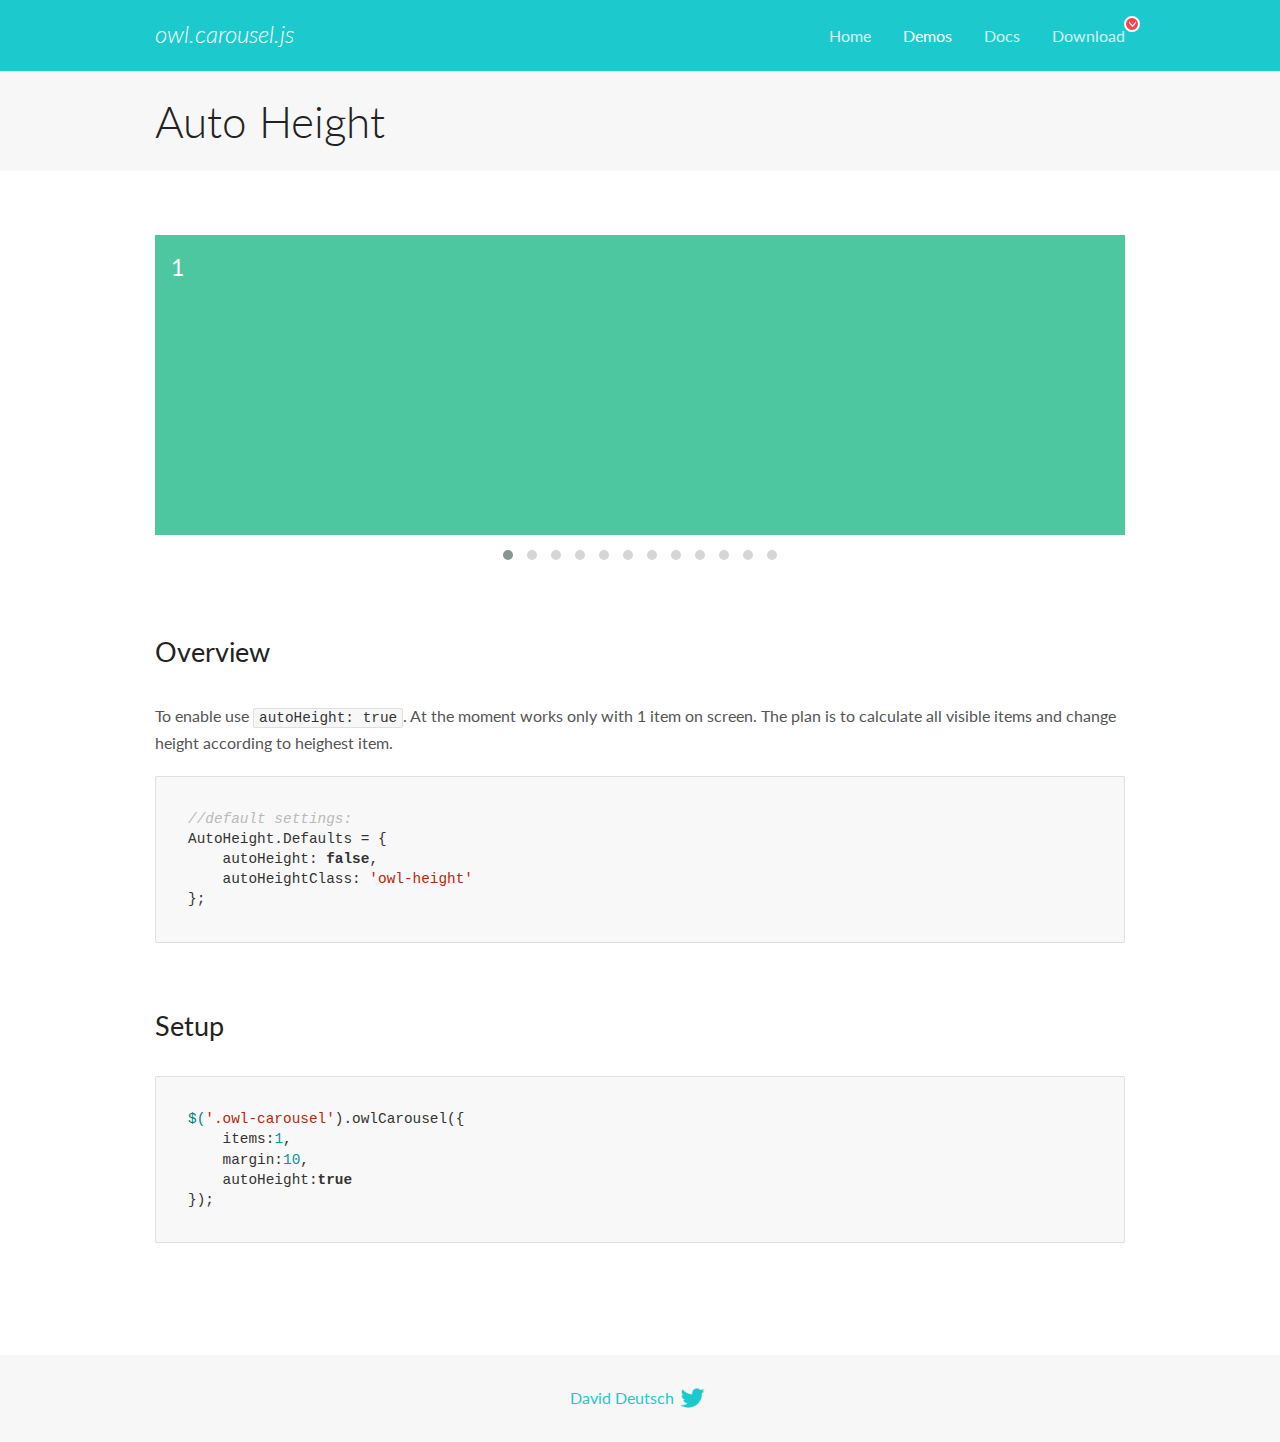
<file: owlcarousel/docs/demos/autoheight.html>
<!DOCTYPE html>
<html lang="en">
  <head>

    <!-- head -->
    <meta charset="utf-8">
    <meta name="msapplication-tap-highlight" content="no" />
    <meta name="viewport" content="width=device-width, initial-scale=1.0" />
    <meta name="description" content="autoHeight usage demo">
    <meta name="author" content="David Deutsch">
    <title>
      Auto Height Demo | Owl Carousel | 2.3.4
    </title>

    <!-- Stylesheets -->
    <link href='https://fonts.googleapis.com/css?family=Lato:300,400,700,400italic,300italic' rel='stylesheet' type='text/css'>
    <link rel="stylesheet" href="../assets/css/docs.theme.min.css">

    <!-- Owl Stylesheets -->
    <link rel="stylesheet" href="../assets/owlcarousel/assets/owl.carousel.min.css">
    <link rel="stylesheet" href="../assets/owlcarousel/assets/owl.theme.default.min.css">

    <!-- HTML5 shim and Respond.js IE8 support of HTML5 elements and media queries -->

    <!--[if lt IE 9]>
      <script src="https://oss.maxcdn.com/libs/html5shiv/3.7.0/html5shiv.js"></script>
      <script src="https://oss.maxcdn.com/libs/respond.js/1.3.0/respond.min.js"></script>
    <![endif]-->

    <!-- Favicons -->
    <link rel="apple-touch-icon-precomposed" sizes="144x144" href="../assets/ico/apple-touch-icon-144-precomposed.png">
    <link rel="shortcut icon" href="../assets/ico/favicon.png">
    <link rel="shortcut icon" href="favicon.ico">

    <!-- Yeah i know js should not be in header. Its required for demos.-->

    <!-- javascript -->
    <script src="../assets/vendors/jquery.min.js"></script>
    <script src="../assets/owlcarousel/owl.carousel.js"></script>
  </head>
  <body>

    <!-- header -->
    <header class="header">
      <div class="row">
        <div class="large-12 columns">
          <div class="brand left">
            <h3>
              <a href="/OwlCarousel2/">owl.carousel.js</a> 
            </h3>
          </div>
          <a id="toggle-nav" class="right">
            <span></span> <span></span> <span></span> 
          </a> 
          <div class="nav-bar">
            <ul class="clearfix">
              <li> <a href="/OwlCarousel2/index.html">Home</a>  </li>
              <li class="active">
                <a href="/OwlCarousel2/demos/demos.html">Demos</a> 
              </li>
              <li> <a href="/OwlCarousel2/docs/started-welcome.html">Docs</a>  </li>
              <li>
                <a href="https://github.com/OwlCarousel2/OwlCarousel2/archive/2.3.4.zip">Download</a> 
                <span class="download"></span> 
              </li>
            </ul>
          </div>
        </div>
      </div>
    </header>

    <!-- title -->
    <section class="title">
      <div class="row">
        <div class="large-12 columns">
          <h1>Auto Height</h1>
        </div>
      </div>
    </section>

    <!--  Demos -->
    <section id="demos">
      <div class="row">
        <div class="large-12 columns">
          <div class="owl-carousel owl-theme">
            <div class="item" style="height:300px">
              <h4>1</h4>
            </div>
            <div class="item" style="height:100px">
              <h4>2</h4>
            </div>
            <div class="item" style="height:500px">
              <h4>3</h4>
            </div>
            <div class="item" style="height:250px">
              <h4>4</h4>
            </div>
            <div class="item" style="height:400px">
              <h4>5</h4>
            </div>
            <div class="item" style="height:500px">
              <h4>6</h4>
            </div>
            <div class="item" style="height:600px">
              <h4>7</h4>
            </div>
            <div class="item" style="height:400px">
              <h4>8</h4>
            </div>
            <div class="item" style="height:300px">
              <h4>9</h4>
            </div>
            <div class="item" style="height:350px">
              <h4>10</h4>
            </div>
            <div class="item" style="height:200px">
              <h4>11</h4>
            </div>
            <div class="item" style="height:150px">
              <h4>12</h4>
            </div>
          </div>
          <h3 id="overview">Overview</h3>
          <p>To enable use <code>autoHeight: true</code>. At the moment works only with 1 item on screen. The plan is to calculate all visible items and change height according to heighest item.</p>
          <pre><code>//default settings:
AutoHeight.Defaults = {
    autoHeight: false,
    autoHeightClass: &#39;owl-height&#39;
};</code></pre>
          <h3 id="setup">Setup</h3>
          <pre><code>$(&#39;.owl-carousel&#39;).owlCarousel({
    items:1,
    margin:10,
    autoHeight:true
});</code></pre>
          <script>
            $(document).ready(function() {
              $('.owl-carousel').owlCarousel({
                items: 1,
                margin: 10,
                autoHeight: true
              });
            })
          </script>
        </div>
      </div>
    </section>

    <!-- footer -->
    <footer class="footer">
      <div class="row">
        <div class="large-12 columns">
          <h5>
            <a href="/OwlCarousel2/docs/support-contact.html">David Deutsch</a> 
            <a id="custom-tweet-button" href="https://twitter.com/share?url=https://github.com/OwlCarousel2/OwlCarousel2&text=Owl Carousel - This is so awesome! " target="_blank"></a> 
          </h5>
        </div>
      </div>
    </footer>

    <!-- vendors -->
    <script src="../assets/vendors/highlight.js"></script>
    <script src="../assets/js/app.js"></script>
  </body>
</html>
</file>
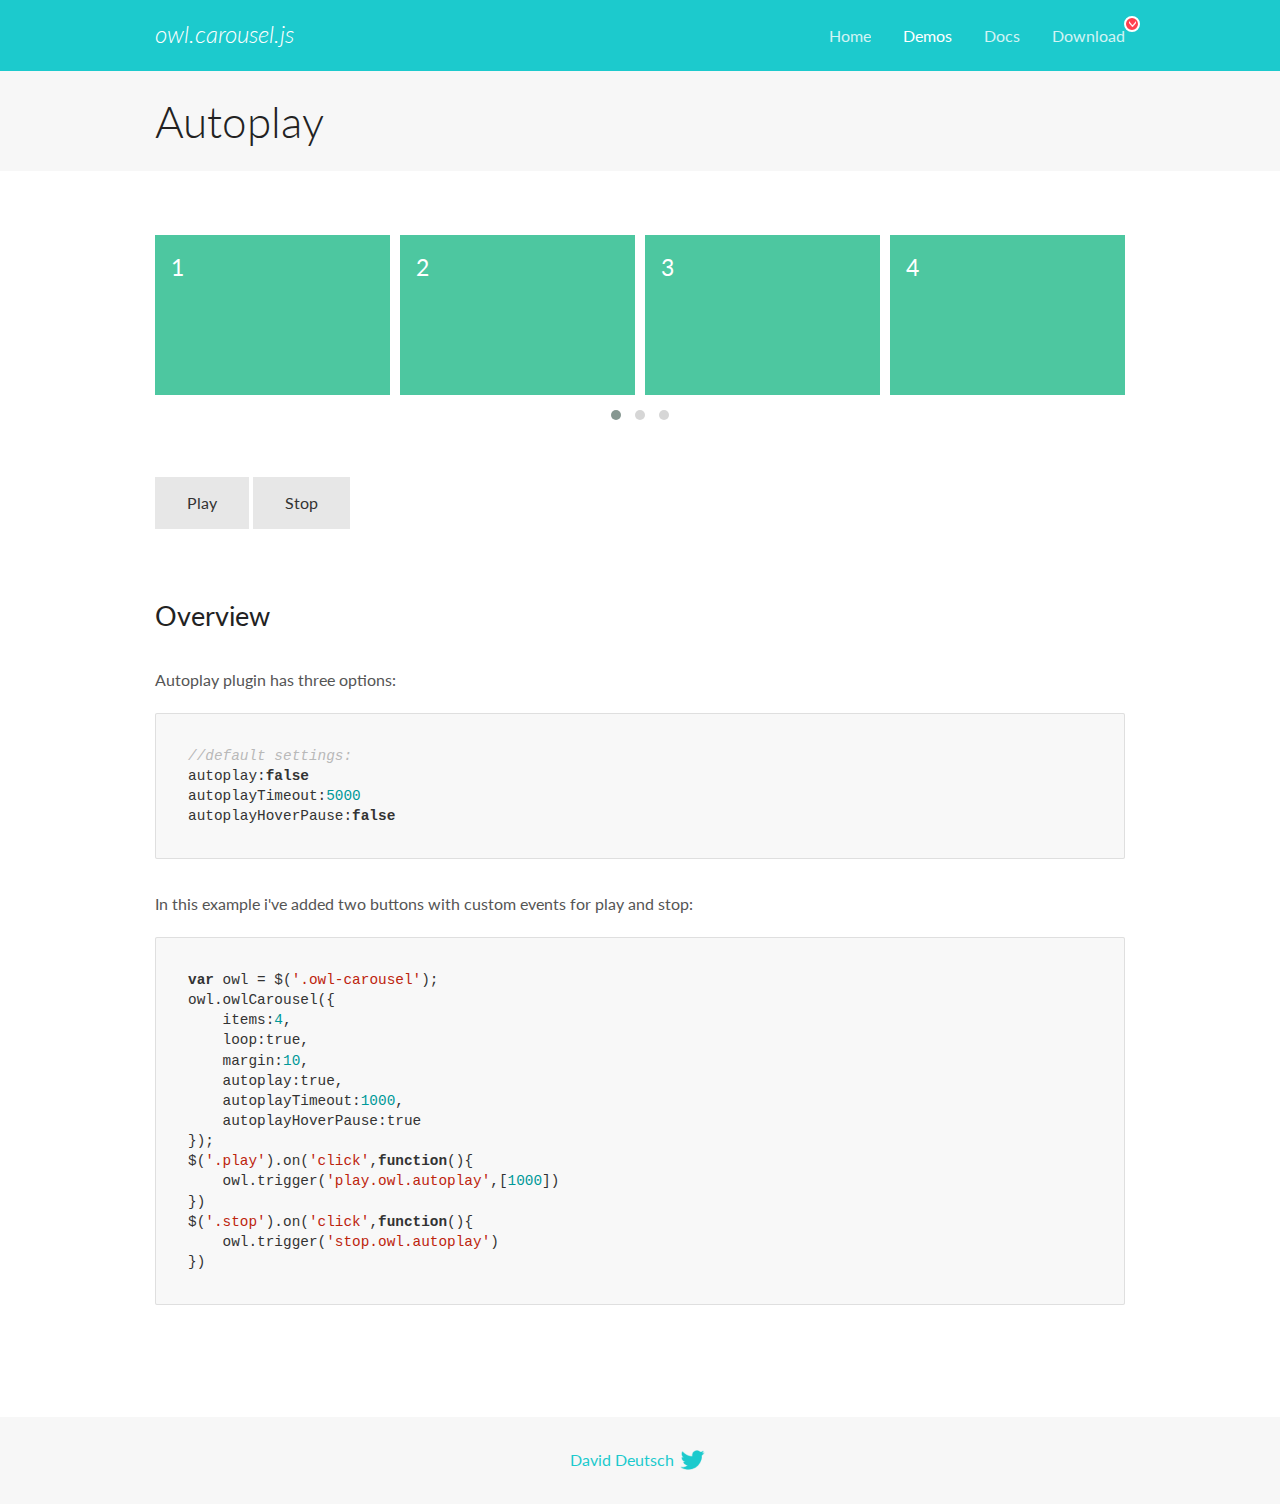
<file: owlcarousel/docs/demos/autoplay.html>
<!DOCTYPE html>
<html lang="en">
  <head>

    <!-- head -->
    <meta charset="utf-8">
    <meta name="msapplication-tap-highlight" content="no" />
    <meta name="viewport" content="width=device-width, initial-scale=1.0" />
    <meta name="description" content="Autoplay usage demo">
    <meta name="author" content="David Deutsch">
    <title>
      Autoplay Demo | Owl Carousel | 2.3.4
    </title>

    <!-- Stylesheets -->
    <link href='https://fonts.googleapis.com/css?family=Lato:300,400,700,400italic,300italic' rel='stylesheet' type='text/css'>
    <link rel="stylesheet" href="../assets/css/docs.theme.min.css">

    <!-- Owl Stylesheets -->
    <link rel="stylesheet" href="../assets/owlcarousel/assets/owl.carousel.min.css">
    <link rel="stylesheet" href="../assets/owlcarousel/assets/owl.theme.default.min.css">

    <!-- HTML5 shim and Respond.js IE8 support of HTML5 elements and media queries -->

    <!--[if lt IE 9]>
      <script src="https://oss.maxcdn.com/libs/html5shiv/3.7.0/html5shiv.js"></script>
      <script src="https://oss.maxcdn.com/libs/respond.js/1.3.0/respond.min.js"></script>
    <![endif]-->

    <!-- Favicons -->
    <link rel="apple-touch-icon-precomposed" sizes="144x144" href="../assets/ico/apple-touch-icon-144-precomposed.png">
    <link rel="shortcut icon" href="../assets/ico/favicon.png">
    <link rel="shortcut icon" href="favicon.ico">

    <!-- Yeah i know js should not be in header. Its required for demos.-->

    <!-- javascript -->
    <script src="../assets/vendors/jquery.min.js"></script>
    <script src="../assets/owlcarousel/owl.carousel.js"></script>
  </head>
  <body>

    <!-- header -->
    <header class="header">
      <div class="row">
        <div class="large-12 columns">
          <div class="brand left">
            <h3>
              <a href="/OwlCarousel2/">owl.carousel.js</a> 
            </h3>
          </div>
          <a id="toggle-nav" class="right">
            <span></span> <span></span> <span></span> 
          </a> 
          <div class="nav-bar">
            <ul class="clearfix">
              <li> <a href="/OwlCarousel2/index.html">Home</a>  </li>
              <li class="active">
                <a href="/OwlCarousel2/demos/demos.html">Demos</a> 
              </li>
              <li> <a href="/OwlCarousel2/docs/started-welcome.html">Docs</a>  </li>
              <li>
                <a href="https://github.com/OwlCarousel2/OwlCarousel2/archive/2.3.4.zip">Download</a> 
                <span class="download"></span> 
              </li>
            </ul>
          </div>
        </div>
      </div>
    </header>

    <!-- title -->
    <section class="title">
      <div class="row">
        <div class="large-12 columns">
          <h1>Autoplay</h1>
        </div>
      </div>
    </section>

    <!--  Demos -->
    <section id="demos">
      <div class="row">
        <div class="large-12 columns">
          <div class="owl-carousel owl-theme">
            <div class="item">
              <h4>1</h4>
            </div>
            <div class="item">
              <h4>2</h4>
            </div>
            <div class="item">
              <h4>3</h4>
            </div>
            <div class="item">
              <h4>4</h4>
            </div>
            <div class="item">
              <h4>5</h4>
            </div>
            <div class="item">
              <h4>6</h4>
            </div>
            <div class="item">
              <h4>7</h4>
            </div>
            <div class="item">
              <h4>8</h4>
            </div>
            <div class="item">
              <h4>9</h4>
            </div>
            <div class="item">
              <h4>10</h4>
            </div>
            <div class="item">
              <h4>11</h4>
            </div>
            <div class="item">
              <h4>12</h4>
            </div>
          </div>
          <a class="button secondary play">Play</a> 
          <a class="button secondary stop">Stop</a> 
          <h3 id="overview">Overview</h3>
          <p>Autoplay plugin has three options:</p>
          <pre><code>//default settings:
autoplay:false
autoplayTimeout:5000
autoplayHoverPause:false</code></pre>
          <p>In this example i&#39;ve added two buttons with custom events for play and stop:</p>
          <pre><code>var owl = $(&#39;.owl-carousel&#39;);
owl.owlCarousel({
    items:4,
    loop:true,
    margin:10,
    autoplay:true,
    autoplayTimeout:1000,
    autoplayHoverPause:true
});
$(&#39;.play&#39;).on(&#39;click&#39;,function(){
    owl.trigger(&#39;play.owl.autoplay&#39;,[1000])
})
$(&#39;.stop&#39;).on(&#39;click&#39;,function(){
    owl.trigger(&#39;stop.owl.autoplay&#39;)
})</code></pre>
          <script>
            $(document).ready(function() {
              var owl = $('.owl-carousel');
              owl.owlCarousel({
                items: 4,
                loop: true,
                margin: 10,
                autoplay: true,
                autoplayTimeout: 1000,
                autoplayHoverPause: true
              });
              $('.play').on('click', function() {
                owl.trigger('play.owl.autoplay', [1000])
              })
              $('.stop').on('click', function() {
                owl.trigger('stop.owl.autoplay')
              })
            })
          </script>
        </div>
      </div>
    </section>

    <!-- footer -->
    <footer class="footer">
      <div class="row">
        <div class="large-12 columns">
          <h5>
            <a href="/OwlCarousel2/docs/support-contact.html">David Deutsch</a> 
            <a id="custom-tweet-button" href="https://twitter.com/share?url=https://github.com/OwlCarousel2/OwlCarousel2&text=Owl Carousel - This is so awesome! " target="_blank"></a> 
          </h5>
        </div>
      </div>
    </footer>

    <!-- vendors -->
    <script src="../assets/vendors/highlight.js"></script>
    <script src="../assets/js/app.js"></script>
  </body>
</html>
</file>
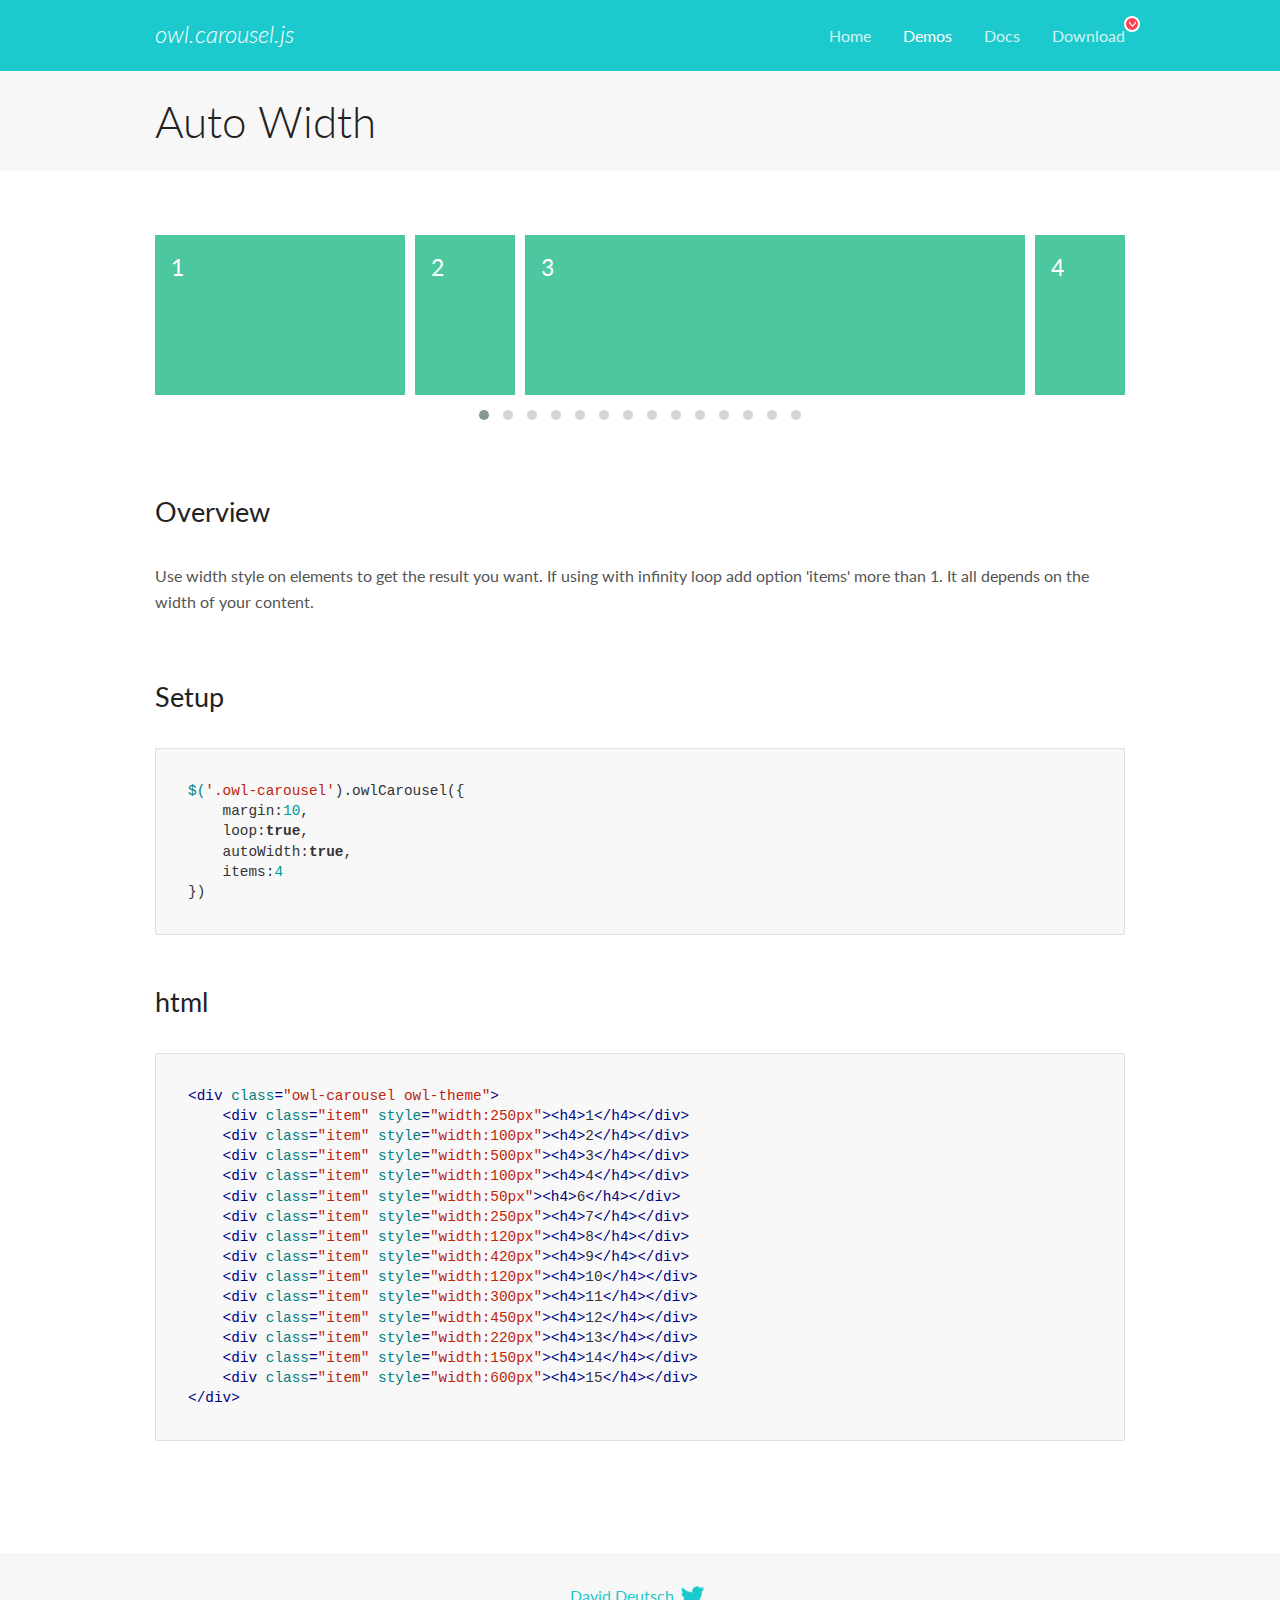
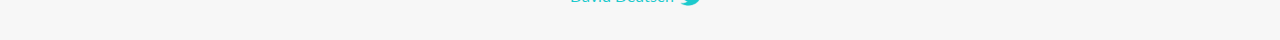
<file: owlcarousel/docs/demos/autowidth.html>
<!DOCTYPE html>
<html lang="en">
  <head>

    <!-- head -->
    <meta charset="utf-8">
    <meta name="msapplication-tap-highlight" content="no" />
    <meta name="viewport" content="width=device-width, initial-scale=1.0" />
    <meta name="description" content="Auto Width">
    <meta name="author" content="David Deutsch">
    <title>
      Auto Width Demo | Owl Carousel | 2.3.4
    </title>

    <!-- Stylesheets -->
    <link href='https://fonts.googleapis.com/css?family=Lato:300,400,700,400italic,300italic' rel='stylesheet' type='text/css'>
    <link rel="stylesheet" href="../assets/css/docs.theme.min.css">

    <!-- Owl Stylesheets -->
    <link rel="stylesheet" href="../assets/owlcarousel/assets/owl.carousel.min.css">
    <link rel="stylesheet" href="../assets/owlcarousel/assets/owl.theme.default.min.css">

    <!-- HTML5 shim and Respond.js IE8 support of HTML5 elements and media queries -->

    <!--[if lt IE 9]>
      <script src="https://oss.maxcdn.com/libs/html5shiv/3.7.0/html5shiv.js"></script>
      <script src="https://oss.maxcdn.com/libs/respond.js/1.3.0/respond.min.js"></script>
    <![endif]-->

    <!-- Favicons -->
    <link rel="apple-touch-icon-precomposed" sizes="144x144" href="../assets/ico/apple-touch-icon-144-precomposed.png">
    <link rel="shortcut icon" href="../assets/ico/favicon.png">
    <link rel="shortcut icon" href="favicon.ico">

    <!-- Yeah i know js should not be in header. Its required for demos.-->

    <!-- javascript -->
    <script src="../assets/vendors/jquery.min.js"></script>
    <script src="../assets/owlcarousel/owl.carousel.js"></script>
  </head>
  <body>

    <!-- header -->
    <header class="header">
      <div class="row">
        <div class="large-12 columns">
          <div class="brand left">
            <h3>
              <a href="/OwlCarousel2/">owl.carousel.js</a> 
            </h3>
          </div>
          <a id="toggle-nav" class="right">
            <span></span> <span></span> <span></span> 
          </a> 
          <div class="nav-bar">
            <ul class="clearfix">
              <li> <a href="/OwlCarousel2/index.html">Home</a>  </li>
              <li class="active">
                <a href="/OwlCarousel2/demos/demos.html">Demos</a> 
              </li>
              <li> <a href="/OwlCarousel2/docs/started-welcome.html">Docs</a>  </li>
              <li>
                <a href="https://github.com/OwlCarousel2/OwlCarousel2/archive/2.3.4.zip">Download</a> 
                <span class="download"></span> 
              </li>
            </ul>
          </div>
        </div>
      </div>
    </header>

    <!-- title -->
    <section class="title">
      <div class="row">
        <div class="large-12 columns">
          <h1>Auto Width</h1>
        </div>
      </div>
    </section>

    <!--  Demos -->
    <section id="demos">
      <div class="row">
        <div class="large-12 columns">
          <div class="owl-carousel owl-theme">
            <div class="item" style="width:250px">
              <h4>1</h4>
            </div>
            <div class="item" style="width:100px">
              <h4>2</h4>
            </div>
            <div class="item" style="width:500px">
              <h4>3</h4>
            </div>
            <div class="item" style="width:100px">
              <h4>4</h4>
            </div>
            <div class="item" style="width:50px">
              <h4>6</h4>
            </div>
            <div class="item" style="width:250px">
              <h4>7</h4>
            </div>
            <div class="item" style="width:120px">
              <h4>8</h4>
            </div>
            <div class="item" style="width:420px">
              <h4>9</h4>
            </div>
            <div class="item" style="width:120px">
              <h4>10</h4>
            </div>
            <div class="item" style="width:300px">
              <h4>11</h4>
            </div>
            <div class="item" style="width:450px">
              <h4>12</h4>
            </div>
            <div class="item" style="width:220px">
              <h4>13</h4>
            </div>
            <div class="item" style="width:150px">
              <h4>14</h4>
            </div>
            <div class="item" style="width:600px">
              <h4>15</h4>
            </div>
          </div>
          <h3 id="overview">Overview</h3>
          <p>Use width style on elements to get the result you want. If using with infinity loop add option &#39;items&#39; more than 1. It all depends on the width of your content.</p>
          <h3 id="setup">Setup</h3>
          <pre><code>$(&#39;.owl-carousel&#39;).owlCarousel({
    margin:10,
    loop:true,
    autoWidth:true,
    items:4
})</code></pre>
          <h3 id="html">html</h3>
          <pre><code>&lt;div class=&quot;owl-carousel owl-theme&quot;&gt;
    &lt;div class=&quot;item&quot; style=&quot;width:250px&quot;&gt;&lt;h4&gt;1&lt;/h4&gt;&lt;/div&gt;
    &lt;div class=&quot;item&quot; style=&quot;width:100px&quot;&gt;&lt;h4&gt;2&lt;/h4&gt;&lt;/div&gt;
    &lt;div class=&quot;item&quot; style=&quot;width:500px&quot;&gt;&lt;h4&gt;3&lt;/h4&gt;&lt;/div&gt;
    &lt;div class=&quot;item&quot; style=&quot;width:100px&quot;&gt;&lt;h4&gt;4&lt;/h4&gt;&lt;/div&gt;
    &lt;div class=&quot;item&quot; style=&quot;width:50px&quot;&gt;&lt;h4&gt;6&lt;/h4&gt;&lt;/div&gt;
    &lt;div class=&quot;item&quot; style=&quot;width:250px&quot;&gt;&lt;h4&gt;7&lt;/h4&gt;&lt;/div&gt;
    &lt;div class=&quot;item&quot; style=&quot;width:120px&quot;&gt;&lt;h4&gt;8&lt;/h4&gt;&lt;/div&gt;
    &lt;div class=&quot;item&quot; style=&quot;width:420px&quot;&gt;&lt;h4&gt;9&lt;/h4&gt;&lt;/div&gt;
    &lt;div class=&quot;item&quot; style=&quot;width:120px&quot;&gt;&lt;h4&gt;10&lt;/h4&gt;&lt;/div&gt;
    &lt;div class=&quot;item&quot; style=&quot;width:300px&quot;&gt;&lt;h4&gt;11&lt;/h4&gt;&lt;/div&gt;
    &lt;div class=&quot;item&quot; style=&quot;width:450px&quot;&gt;&lt;h4&gt;12&lt;/h4&gt;&lt;/div&gt;
    &lt;div class=&quot;item&quot; style=&quot;width:220px&quot;&gt;&lt;h4&gt;13&lt;/h4&gt;&lt;/div&gt;
    &lt;div class=&quot;item&quot; style=&quot;width:150px&quot;&gt;&lt;h4&gt;14&lt;/h4&gt;&lt;/div&gt;
    &lt;div class=&quot;item&quot; style=&quot;width:600px&quot;&gt;&lt;h4&gt;15&lt;/h4&gt;&lt;/div&gt;
&lt;/div&gt;</code></pre>
          <script>
            $(document).ready(function() {
              $('.owl-carousel').owlCarousel({
                margin: 10,
                loop: true,
                autoWidth: true,
                items: 4
              })
            })
          </script>
        </div>
      </div>
    </section>

    <!-- footer -->
    <footer class="footer">
      <div class="row">
        <div class="large-12 columns">
          <h5>
            <a href="/OwlCarousel2/docs/support-contact.html">David Deutsch</a> 
            <a id="custom-tweet-button" href="https://twitter.com/share?url=https://github.com/OwlCarousel2/OwlCarousel2&text=Owl Carousel - This is so awesome! " target="_blank"></a> 
          </h5>
        </div>
      </div>
    </footer>

    <!-- vendors -->
    <script src="../assets/vendors/highlight.js"></script>
    <script src="../assets/js/app.js"></script>
  </body>
</html>
</file>
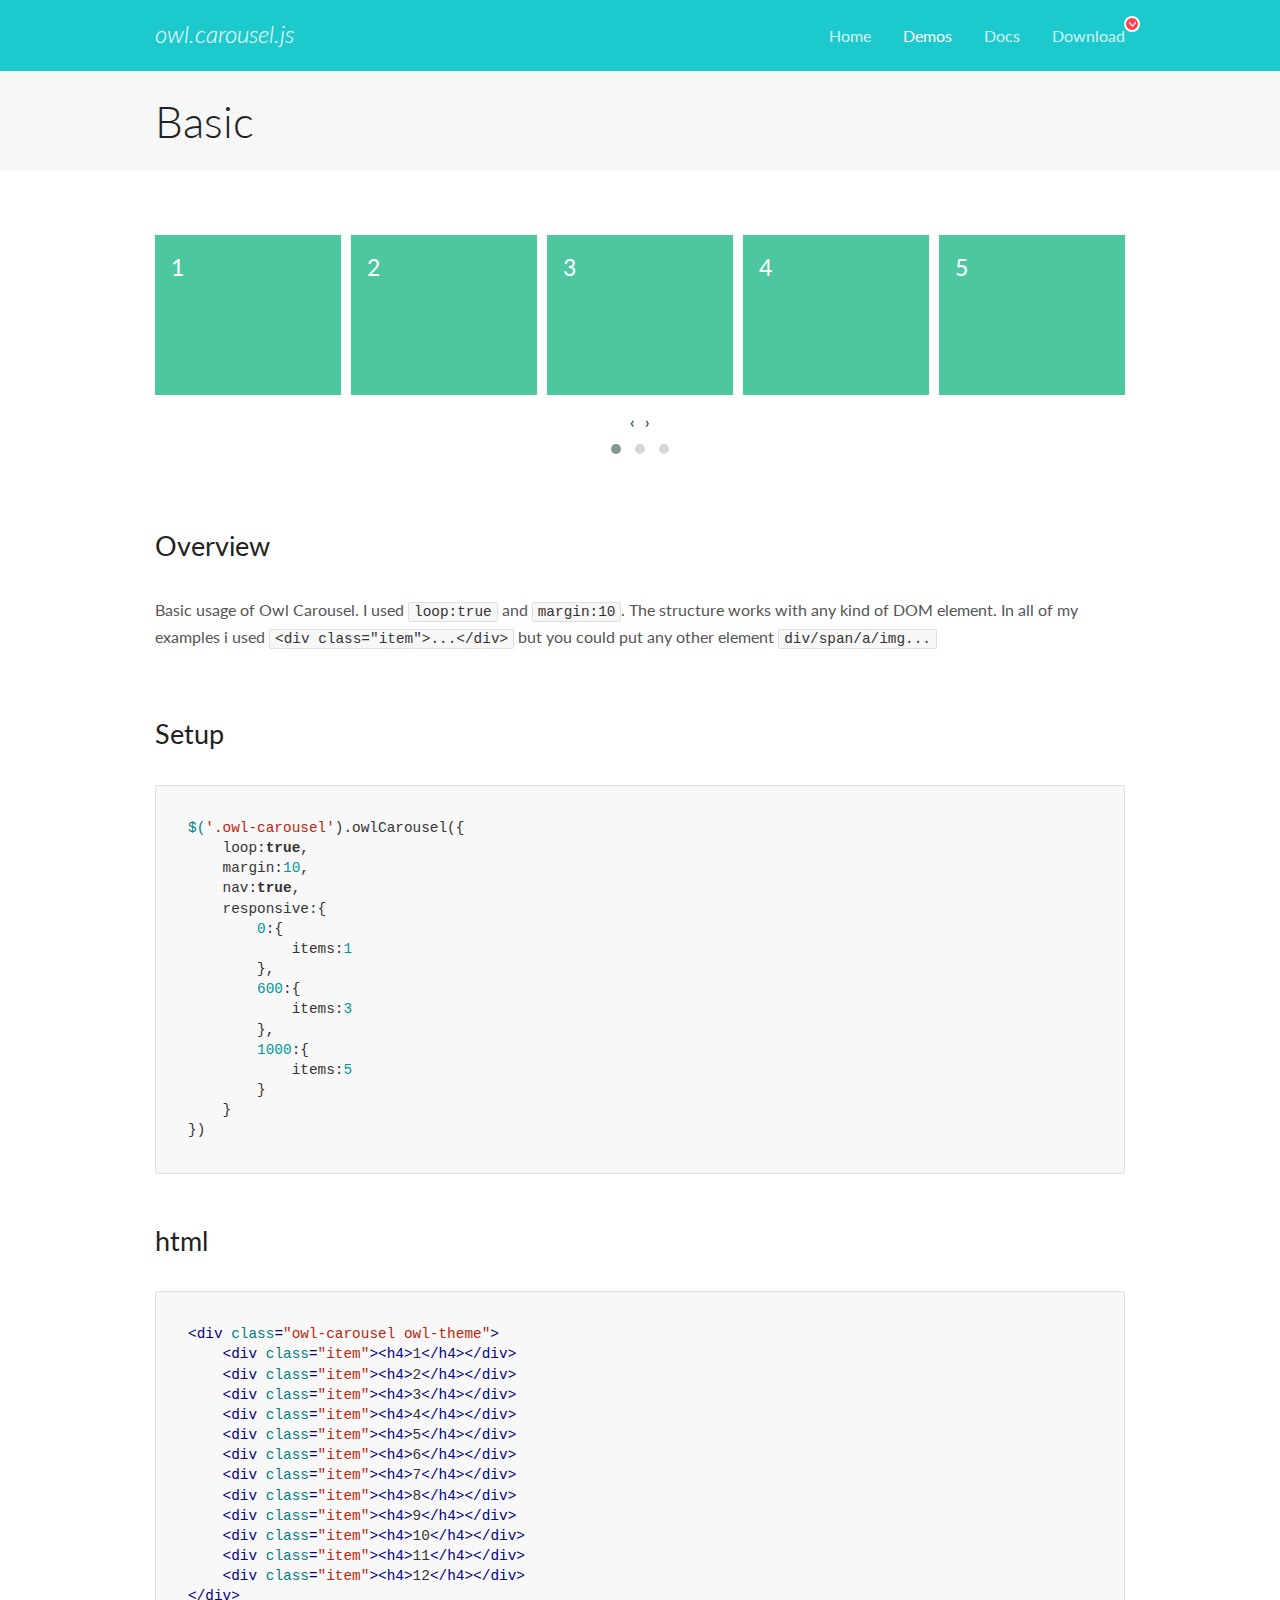
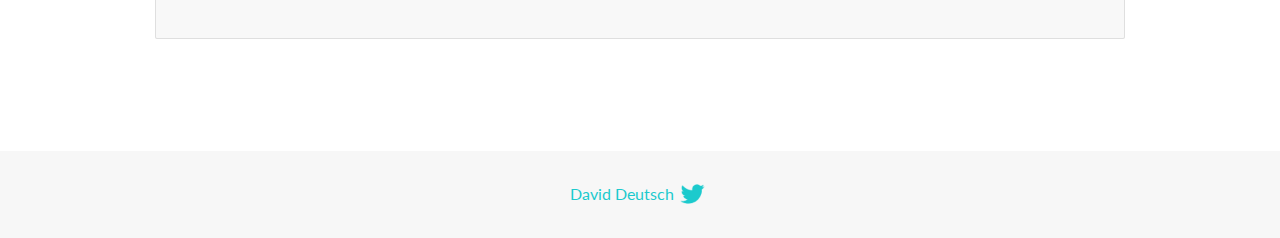
<file: owlcarousel/docs/demos/basic.html>
<!DOCTYPE html>
<html lang="en">
  <head>

    <!-- head -->
    <meta charset="utf-8">
    <meta name="msapplication-tap-highlight" content="no" />
    <meta name="viewport" content="width=device-width, initial-scale=1.0" />
    <meta name="description" content="Basic usage demo">
    <meta name="author" content="David Deutsch">
    <title>
      Basic Demo | Owl Carousel | 2.3.4
    </title>

    <!-- Stylesheets -->
    <link href='https://fonts.googleapis.com/css?family=Lato:300,400,700,400italic,300italic' rel='stylesheet' type='text/css'>
    <link rel="stylesheet" href="../assets/css/docs.theme.min.css">

    <!-- Owl Stylesheets -->
    <link rel="stylesheet" href="../assets/owlcarousel/assets/owl.carousel.min.css">
    <link rel="stylesheet" href="../assets/owlcarousel/assets/owl.theme.default.min.css">

    <!-- HTML5 shim and Respond.js IE8 support of HTML5 elements and media queries -->

    <!--[if lt IE 9]>
      <script src="https://oss.maxcdn.com/libs/html5shiv/3.7.0/html5shiv.js"></script>
      <script src="https://oss.maxcdn.com/libs/respond.js/1.3.0/respond.min.js"></script>
    <![endif]-->

    <!-- Favicons -->
    <link rel="apple-touch-icon-precomposed" sizes="144x144" href="../assets/ico/apple-touch-icon-144-precomposed.png">
    <link rel="shortcut icon" href="../assets/ico/favicon.png">
    <link rel="shortcut icon" href="favicon.ico">

    <!-- Yeah i know js should not be in header. Its required for demos.-->

    <!-- javascript -->
    <script src="../assets/vendors/jquery.min.js"></script>
    <script src="../assets/owlcarousel/owl.carousel.js"></script>
  </head>
  <body>

    <!-- header -->
    <header class="header">
      <div class="row">
        <div class="large-12 columns">
          <div class="brand left">
            <h3>
              <a href="/OwlCarousel2/">owl.carousel.js</a> 
            </h3>
          </div>
          <a id="toggle-nav" class="right">
            <span></span> <span></span> <span></span> 
          </a> 
          <div class="nav-bar">
            <ul class="clearfix">
              <li> <a href="/OwlCarousel2/index.html">Home</a>  </li>
              <li class="active">
                <a href="/OwlCarousel2/demos/demos.html">Demos</a> 
              </li>
              <li> <a href="/OwlCarousel2/docs/started-welcome.html">Docs</a>  </li>
              <li>
                <a href="https://github.com/OwlCarousel2/OwlCarousel2/archive/2.3.4.zip">Download</a> 
                <span class="download"></span> 
              </li>
            </ul>
          </div>
        </div>
      </div>
    </header>

    <!-- title -->
    <section class="title">
      <div class="row">
        <div class="large-12 columns">
          <h1>Basic</h1>
        </div>
      </div>
    </section>

    <!--  Demos -->
    <section id="demos">
      <div class="row">
        <div class="large-12 columns">
          <div class="owl-carousel owl-theme">
            <div class="item">
              <h4>1</h4>
            </div>
            <div class="item">
              <h4>2</h4>
            </div>
            <div class="item">
              <h4>3</h4>
            </div>
            <div class="item">
              <h4>4</h4>
            </div>
            <div class="item">
              <h4>5</h4>
            </div>
            <div class="item">
              <h4>6</h4>
            </div>
            <div class="item">
              <h4>7</h4>
            </div>
            <div class="item">
              <h4>8</h4>
            </div>
            <div class="item">
              <h4>9</h4>
            </div>
            <div class="item">
              <h4>10</h4>
            </div>
            <div class="item">
              <h4>11</h4>
            </div>
            <div class="item">
              <h4>12</h4>
            </div>
          </div>
          <h3 id="overview">Overview</h3>
          <p>Basic usage of Owl Carousel. I used <code>loop:true</code> and <code>margin:10</code>. The structure works with any kind of DOM element. In all of my examples i used <code>&lt;div class=&quot;item&quot;&gt;...&lt;/div&gt;</code> but you could
            put any other element <code>div/span/a/img...</code></p>
          <h3 id="setup">Setup</h3>
          <pre><code>$(&#39;.owl-carousel&#39;).owlCarousel({
    loop:true,
    margin:10,
    nav:true,
    responsive:{
        0:{
            items:1
        },
        600:{
            items:3
        },
        1000:{
            items:5
        }
    }
})</code></pre>
          <h3 id="html">html</h3>
          <pre><code>&lt;div class=&quot;owl-carousel owl-theme&quot;&gt;
    &lt;div class=&quot;item&quot;&gt;&lt;h4&gt;1&lt;/h4&gt;&lt;/div&gt;
    &lt;div class=&quot;item&quot;&gt;&lt;h4&gt;2&lt;/h4&gt;&lt;/div&gt;
    &lt;div class=&quot;item&quot;&gt;&lt;h4&gt;3&lt;/h4&gt;&lt;/div&gt;
    &lt;div class=&quot;item&quot;&gt;&lt;h4&gt;4&lt;/h4&gt;&lt;/div&gt;
    &lt;div class=&quot;item&quot;&gt;&lt;h4&gt;5&lt;/h4&gt;&lt;/div&gt;
    &lt;div class=&quot;item&quot;&gt;&lt;h4&gt;6&lt;/h4&gt;&lt;/div&gt;
    &lt;div class=&quot;item&quot;&gt;&lt;h4&gt;7&lt;/h4&gt;&lt;/div&gt;
    &lt;div class=&quot;item&quot;&gt;&lt;h4&gt;8&lt;/h4&gt;&lt;/div&gt;
    &lt;div class=&quot;item&quot;&gt;&lt;h4&gt;9&lt;/h4&gt;&lt;/div&gt;
    &lt;div class=&quot;item&quot;&gt;&lt;h4&gt;10&lt;/h4&gt;&lt;/div&gt;
    &lt;div class=&quot;item&quot;&gt;&lt;h4&gt;11&lt;/h4&gt;&lt;/div&gt;
    &lt;div class=&quot;item&quot;&gt;&lt;h4&gt;12&lt;/h4&gt;&lt;/div&gt;
&lt;/div&gt;</code></pre>
          <script>
            $(document).ready(function() {
              var owl = $('.owl-carousel');
              owl.owlCarousel({
                margin: 10,
                nav: true,
                loop: true,
                responsive: {
                  0: {
                    items: 1
                  },
                  600: {
                    items: 3
                  },
                  1000: {
                    items: 5
                  }
                }
              })
            })
          </script>
        </div>
      </div>
    </section>

    <!-- footer -->
    <footer class="footer">
      <div class="row">
        <div class="large-12 columns">
          <h5>
            <a href="/OwlCarousel2/docs/support-contact.html">David Deutsch</a> 
            <a id="custom-tweet-button" href="https://twitter.com/share?url=https://github.com/OwlCarousel2/OwlCarousel2&text=Owl Carousel - This is so awesome! " target="_blank"></a> 
          </h5>
        </div>
      </div>
    </footer>

    <!-- vendors -->
    <script src="../assets/vendors/highlight.js"></script>
    <script src="../assets/js/app.js"></script>
  </body>
</html>
</file>
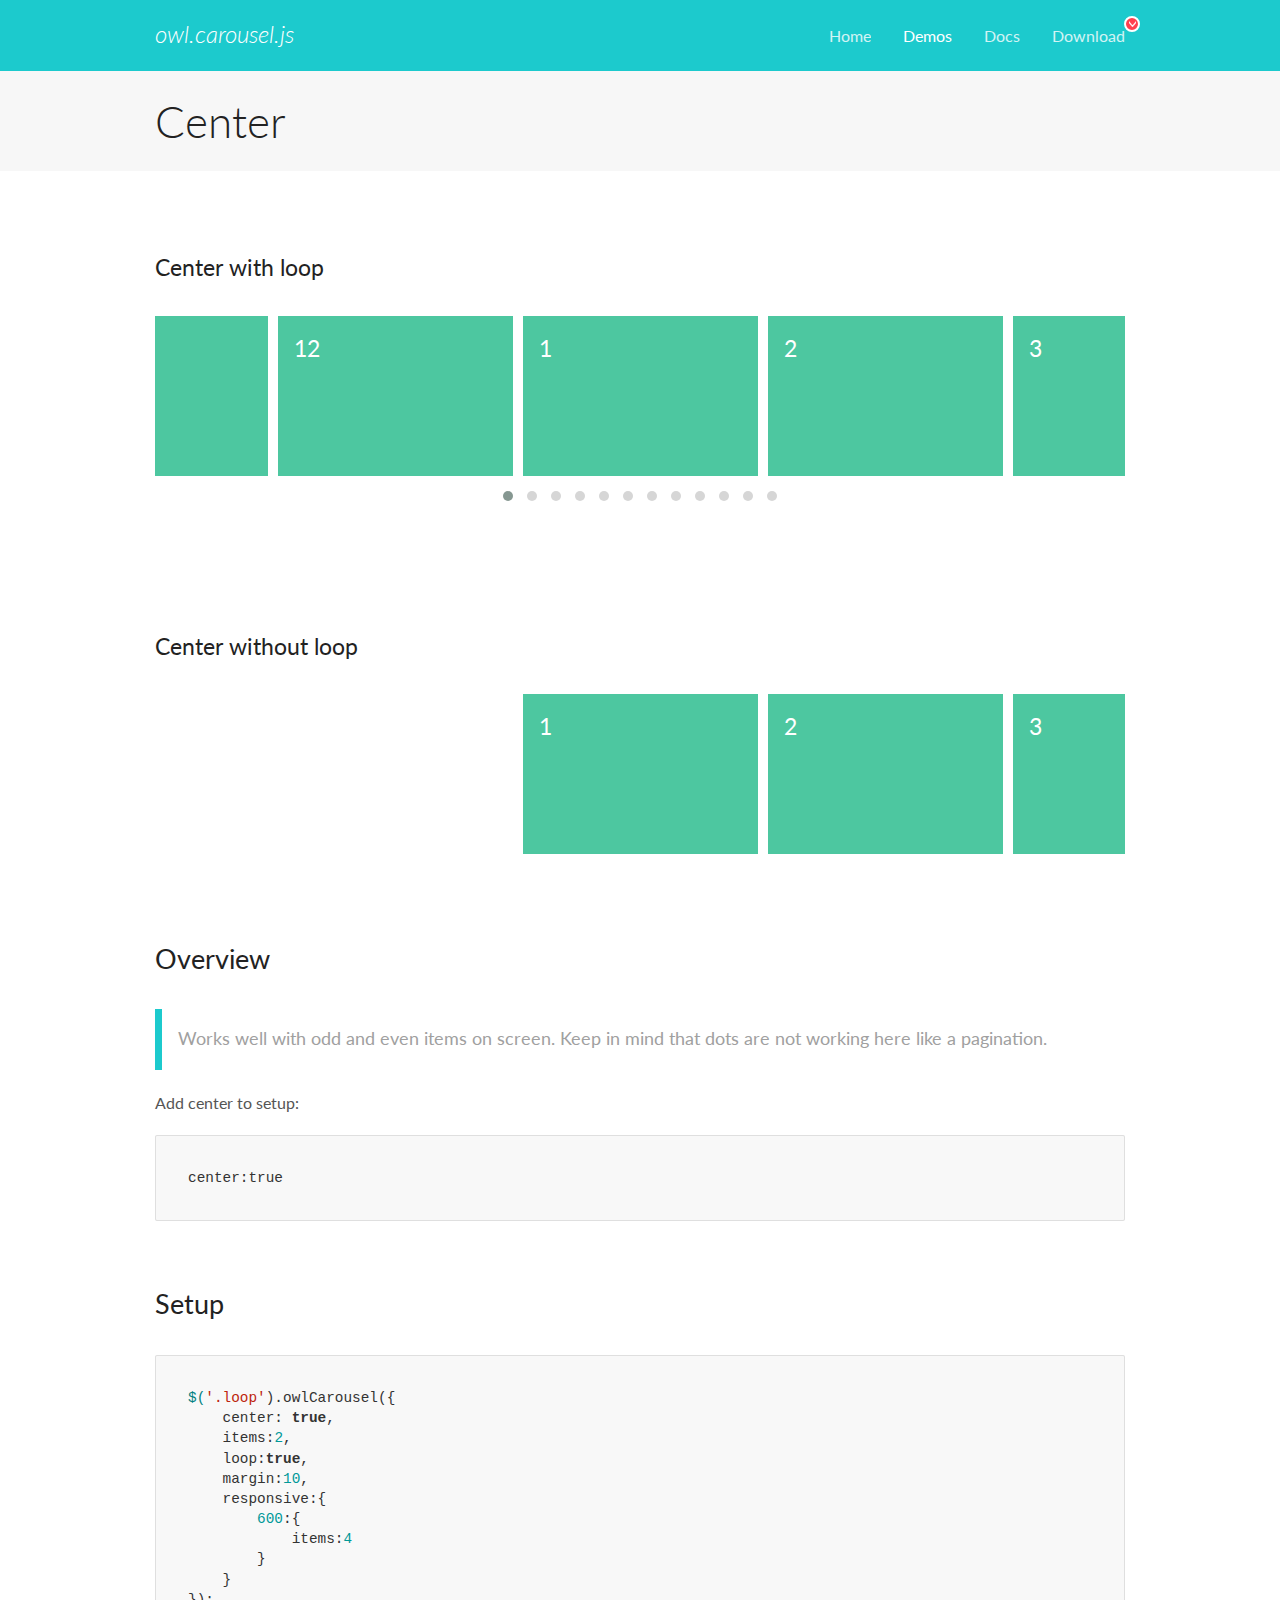
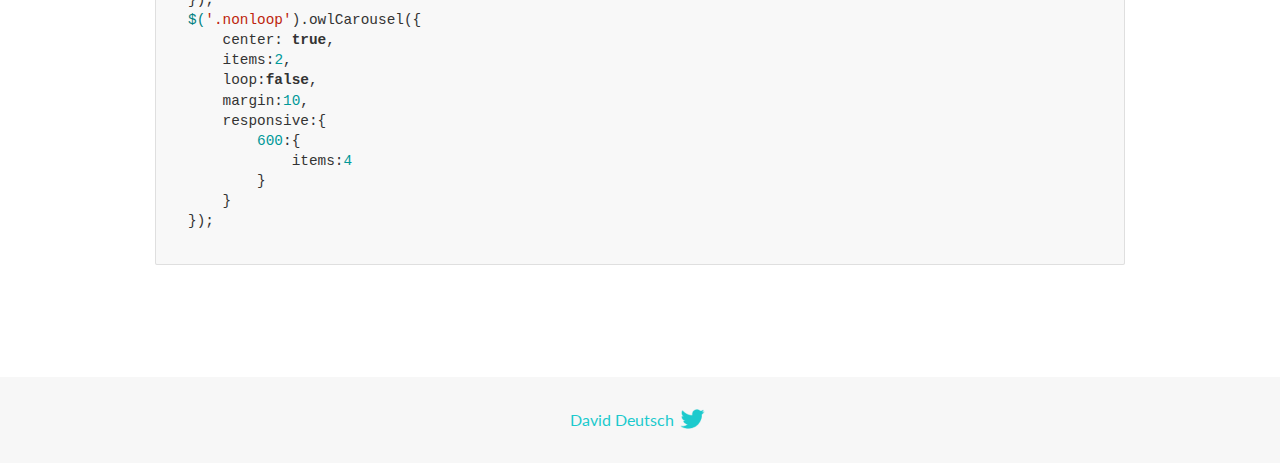
<file: owlcarousel/docs/demos/center.html>
<!DOCTYPE html>
<html lang="en">
  <head>

    <!-- head -->
    <meta charset="utf-8">
    <meta name="msapplication-tap-highlight" content="no" />
    <meta name="viewport" content="width=device-width, initial-scale=1.0" />
    <meta name="description" content="Center carousel">
    <meta name="author" content="David Deutsch">
    <title>
      Center Demo | Owl Carousel | 2.3.4
    </title>

    <!-- Stylesheets -->
    <link href='https://fonts.googleapis.com/css?family=Lato:300,400,700,400italic,300italic' rel='stylesheet' type='text/css'>
    <link rel="stylesheet" href="../assets/css/docs.theme.min.css">

    <!-- Owl Stylesheets -->
    <link rel="stylesheet" href="../assets/owlcarousel/assets/owl.carousel.min.css">
    <link rel="stylesheet" href="../assets/owlcarousel/assets/owl.theme.default.min.css">

    <!-- HTML5 shim and Respond.js IE8 support of HTML5 elements and media queries -->

    <!--[if lt IE 9]>
      <script src="https://oss.maxcdn.com/libs/html5shiv/3.7.0/html5shiv.js"></script>
      <script src="https://oss.maxcdn.com/libs/respond.js/1.3.0/respond.min.js"></script>
    <![endif]-->

    <!-- Favicons -->
    <link rel="apple-touch-icon-precomposed" sizes="144x144" href="../assets/ico/apple-touch-icon-144-precomposed.png">
    <link rel="shortcut icon" href="../assets/ico/favicon.png">
    <link rel="shortcut icon" href="favicon.ico">

    <!-- Yeah i know js should not be in header. Its required for demos.-->

    <!-- javascript -->
    <script src="../assets/vendors/jquery.min.js"></script>
    <script src="../assets/owlcarousel/owl.carousel.js"></script>
  </head>
  <body>

    <!-- header -->
    <header class="header">
      <div class="row">
        <div class="large-12 columns">
          <div class="brand left">
            <h3>
              <a href="/OwlCarousel2/">owl.carousel.js</a> 
            </h3>
          </div>
          <a id="toggle-nav" class="right">
            <span></span> <span></span> <span></span> 
          </a> 
          <div class="nav-bar">
            <ul class="clearfix">
              <li> <a href="/OwlCarousel2/index.html">Home</a>  </li>
              <li class="active">
                <a href="/OwlCarousel2/demos/demos.html">Demos</a> 
              </li>
              <li> <a href="/OwlCarousel2/docs/started-welcome.html">Docs</a>  </li>
              <li>
                <a href="https://github.com/OwlCarousel2/OwlCarousel2/archive/2.3.4.zip">Download</a> 
                <span class="download"></span> 
              </li>
            </ul>
          </div>
        </div>
      </div>
    </header>

    <!-- title -->
    <section class="title">
      <div class="row">
        <div class="large-12 columns">
          <h1>Center</h1>
        </div>
      </div>
    </section>

    <!--  Demos -->
    <section id="demos">
      <div class="row">
        <div class="large-12 columns">
          <h4 id="center-with-loop">Center with loop</h4>
          <div class="loop owl-carousel owl-theme">
            <div class="item">
              <h4>1</h4>
            </div>
            <div class="item">
              <h4>2</h4>
            </div>
            <div class="item">
              <h4>3</h4>
            </div>
            <div class="item">
              <h4>4</h4>
            </div>
            <div class="item">
              <h4>5</h4>
            </div>
            <div class="item">
              <h4>6</h4>
            </div>
            <div class="item">
              <h4>7</h4>
            </div>
            <div class="item">
              <h4>8</h4>
            </div>
            <div class="item">
              <h4>9</h4>
            </div>
            <div class="item">
              <h4>10</h4>
            </div>
            <div class="item">
              <h4>11</h4>
            </div>
            <div class="item">
              <h4>12</h4>
            </div>
          </div>
          <br>
          <h4 id="center-without-loop">Center without loop</h4>
          <div class="nonloop owl-carousel">
            <div class="item">
              <h4>1</h4>
            </div>
            <div class="item">
              <h4>2</h4>
            </div>
            <div class="item">
              <h4>3</h4>
            </div>
            <div class="item">
              <h4>4</h4>
            </div>
            <div class="item">
              <h4>5</h4>
            </div>
            <div class="item">
              <h4>6</h4>
            </div>
            <div class="item">
              <h4>7</h4>
            </div>
            <div class="item">
              <h4>8</h4>
            </div>
            <div class="item">
              <h4>9</h4>
            </div>
            <div class="item">
              <h4>10</h4>
            </div>
            <div class="item">
              <h4>11</h4>
            </div>
            <div class="item">
              <h4>12</h4>
            </div>
          </div>
          <h3 id="overview">Overview</h3>
          <blockquote>
            <p>Works well with odd and even items on screen. Keep in mind that dots are not working here like a pagination.</p>
          </blockquote>
          <p>Add center to setup:</p>
          <pre><code>center:true</code></pre>
          <h3 id="setup">Setup</h3>
          <pre><code>$(&#39;.loop&#39;).owlCarousel({
    center: true,
    items:2,
    loop:true,
    margin:10,
    responsive:{
        600:{
            items:4
        }
    }
});
$(&#39;.nonloop&#39;).owlCarousel({
    center: true,
    items:2,
    loop:false,
    margin:10,
    responsive:{
        600:{
            items:4
        }
    }
});</code></pre>
          <script>
            jQuery(document).ready(function($) {
              $('.loop').owlCarousel({
                center: true,
                items: 2,
                loop: true,
                margin: 10,
                responsive: {
                  600: {
                    items: 4
                  }
                }
              });
              $('.nonloop').owlCarousel({
                center: true,
                items: 2,
                loop: false,
                margin: 10,
                responsive: {
                  600: {
                    items: 4
                  }
                }
              });
            });
          </script>
        </div>
      </div>
    </section>

    <!-- footer -->
    <footer class="footer">
      <div class="row">
        <div class="large-12 columns">
          <h5>
            <a href="/OwlCarousel2/docs/support-contact.html">David Deutsch</a> 
            <a id="custom-tweet-button" href="https://twitter.com/share?url=https://github.com/OwlCarousel2/OwlCarousel2&text=Owl Carousel - This is so awesome! " target="_blank"></a> 
          </h5>
        </div>
      </div>
    </footer>

    <!-- vendors -->
    <script src="../assets/vendors/highlight.js"></script>
    <script src="../assets/js/app.js"></script>
  </body>
</html>
</file>
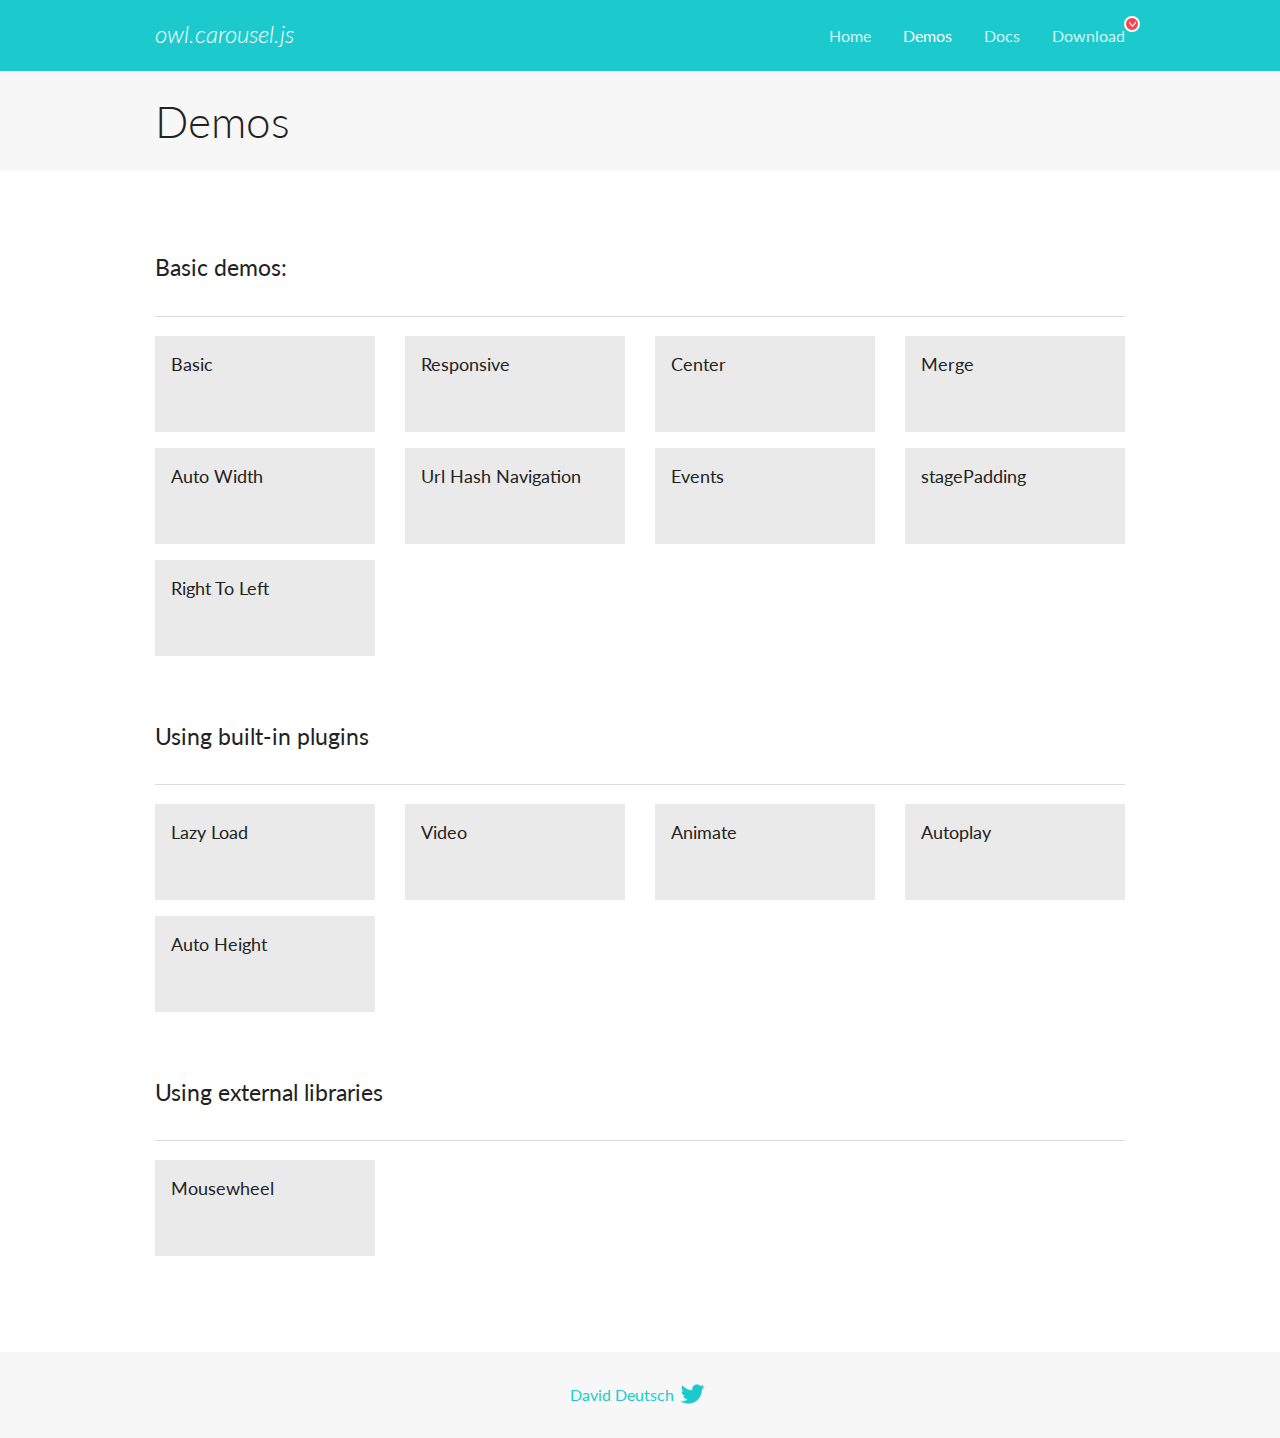
<file: owlcarousel/docs/demos/demos.html>
<!DOCTYPE html>
<html lang="en">
  <head>

    <!-- head -->
    <meta charset="utf-8">
    <meta name="msapplication-tap-highlight" content="no" />
    <meta name="viewport" content="width=device-width, initial-scale=1.0" />
    <meta name="description" content="A list of Owl Carousel examples.">
    <meta name="author" content="David Deutsch">
    <title>
      Demos | Owl Carousel | 2.3.4
    </title>

    <!-- Stylesheets -->
    <link href='https://fonts.googleapis.com/css?family=Lato:300,400,700,400italic,300italic' rel='stylesheet' type='text/css'>
    <link rel="stylesheet" href="../assets/css/docs.theme.min.css">

    <!-- Owl Stylesheets -->
    <link rel="stylesheet" href="../assets/owlcarousel/assets/owl.carousel.min.css">
    <link rel="stylesheet" href="../assets/owlcarousel/assets/owl.theme.default.min.css">

    <!-- HTML5 shim and Respond.js IE8 support of HTML5 elements and media queries -->

    <!--[if lt IE 9]>
      <script src="https://oss.maxcdn.com/libs/html5shiv/3.7.0/html5shiv.js"></script>
      <script src="https://oss.maxcdn.com/libs/respond.js/1.3.0/respond.min.js"></script>
    <![endif]-->

    <!-- Favicons -->
    <link rel="apple-touch-icon-precomposed" sizes="144x144" href="../assets/ico/apple-touch-icon-144-precomposed.png">
    <link rel="shortcut icon" href="../assets/ico/favicon.png">
    <link rel="shortcut icon" href="favicon.ico">

    <!-- Yeah i know js should not be in header. Its required for demos.-->

    <!-- javascript -->
    <script src="../assets/vendors/jquery.min.js"></script>
    <script src="../assets/owlcarousel/owl.carousel.js"></script>
  </head>
  <body>

    <!-- header -->
    <header class="header">
      <div class="row">
        <div class="large-12 columns">
          <div class="brand left">
            <h3>
              <a href="/OwlCarousel2/">owl.carousel.js</a> 
            </h3>
          </div>
          <a id="toggle-nav" class="right">
            <span></span> <span></span> <span></span> 
          </a> 
          <div class="nav-bar">
            <ul class="clearfix">
              <li> <a href="/OwlCarousel2/index.html">Home</a>  </li>
              <li class="active">
                <a href="/OwlCarousel2/demos/demos.html">Demos</a> 
              </li>
              <li> <a href="/OwlCarousel2/docs/started-welcome.html">Docs</a>  </li>
              <li>
                <a href="https://github.com/OwlCarousel2/OwlCarousel2/archive/2.3.4.zip">Download</a> 
                <span class="download"></span> 
              </li>
            </ul>
          </div>
        </div>
      </div>
    </header>

    <!-- title -->
    <section class="title">
      <div class="row">
        <div class="large-12 columns">
          <h1>Demos</h1>
        </div>
      </div>
    </section>

    <!--  Demos -->
    <section id="demos">
      <div class="row">
        <div class="large-12 columns">
          <h4 id="basic-demos-">Basic demos:</h4>
          <hr>
          <div class="demo-list">
            <div class="row">
              <div class="small-6 medium-4 large-3 columns">
                <a href="basic.html" class="demo-block">
                  <h5>Basic </h5>
                </a> 
              </div>
              <div class="small-6 medium-4 large-3 columns">
                <a href="responsive.html" class="demo-block">
                  <h5>Responsive </h5>
                </a> 
              </div>
              <div class="small-6 medium-4 large-3 columns">
                <a href="center.html" class="demo-block">
                  <h5>Center </h5>
                </a> 
              </div>
              <div class="small-6 medium-4 large-3 columns">
                <a href="merge.html" class="demo-block">
                  <h5>Merge </h5>
                </a> 
              </div>
              <div class="small-6 medium-4 large-3 columns">
                <a href="autowidth.html" class="demo-block">
                  <h5>Auto Width </h5>
                </a> 
              </div>
              <div class="small-6 medium-4 large-3 columns">
                <a href="urlhashnav.html" class="demo-block">
                  <h5>Url Hash Navigation </h5>
                </a> 
              </div>
              <div class="small-6 medium-4 large-3 columns">
                <a href="events.html" class="demo-block">
                  <h5>Events </h5>
                </a> 
              </div>
              <div class="small-6 medium-4 large-3 columns">
                <a href="stagepadding.html" class="demo-block">
                  <h5>stagePadding </h5>
                </a> 
              </div>
              <div class="small-6 medium-4 large-3 columns">
                <a href="rtl.html" class="demo-block">
                  <h5>Right To Left </h5>
                </a> 
              </div>
            </div>
          </div>
          <h4 id="using-built-in-plugins">Using built-in plugins</h4>
          <hr>
          <div class="demo-list">
            <div class="row">
              <div class="small-6 medium-4 large-3 columns">
                <a href="lazyLoad.html" class="demo-block">
                  <h5>Lazy Load </h5>
                </a> 
              </div>
              <div class="small-6 medium-4 large-3 columns">
                <a href="video.html" class="demo-block">
                  <h5>Video </h5>
                </a> 
              </div>
              <div class="small-6 medium-4 large-3 columns">
                <a href="animate.html" class="demo-block">
                  <h5>Animate </h5>
                </a> 
              </div>
              <div class="small-6 medium-4 large-3 columns">
                <a href="autoplay.html" class="demo-block">
                  <h5>Autoplay </h5>
                </a> 
              </div>
              <div class="small-6 medium-4 large-3 columns">
                <a href="autoheight.html" class="demo-block">
                  <h5>Auto Height </h5>
                </a> 
              </div>
            </div>
          </div>
          <h4 id="using-external-libraries">Using external libraries</h4>
          <hr>
          <div class="demo-list">
            <div class="row">
              <div class="small-6 medium-4 large-3 columns">
                <a href="mousewheel.html" class="demo-block">
                  <h5>Mousewheel </h5>
                </a> 
              </div>
            </div>
          </div>
        </div>
      </div>
    </section>

    <!-- footer -->
    <footer class="footer">
      <div class="row">
        <div class="large-12 columns">
          <h5>
            <a href="/OwlCarousel2/docs/support-contact.html">David Deutsch</a> 
            <a id="custom-tweet-button" href="https://twitter.com/share?url=https://github.com/OwlCarousel2/OwlCarousel2&text=Owl Carousel - This is so awesome! " target="_blank"></a> 
          </h5>
        </div>
      </div>
    </footer>

    <!-- vendors -->
    <script src="../assets/vendors/highlight.js"></script>
    <script src="../assets/js/app.js"></script>
  </body>
</html>
</file>
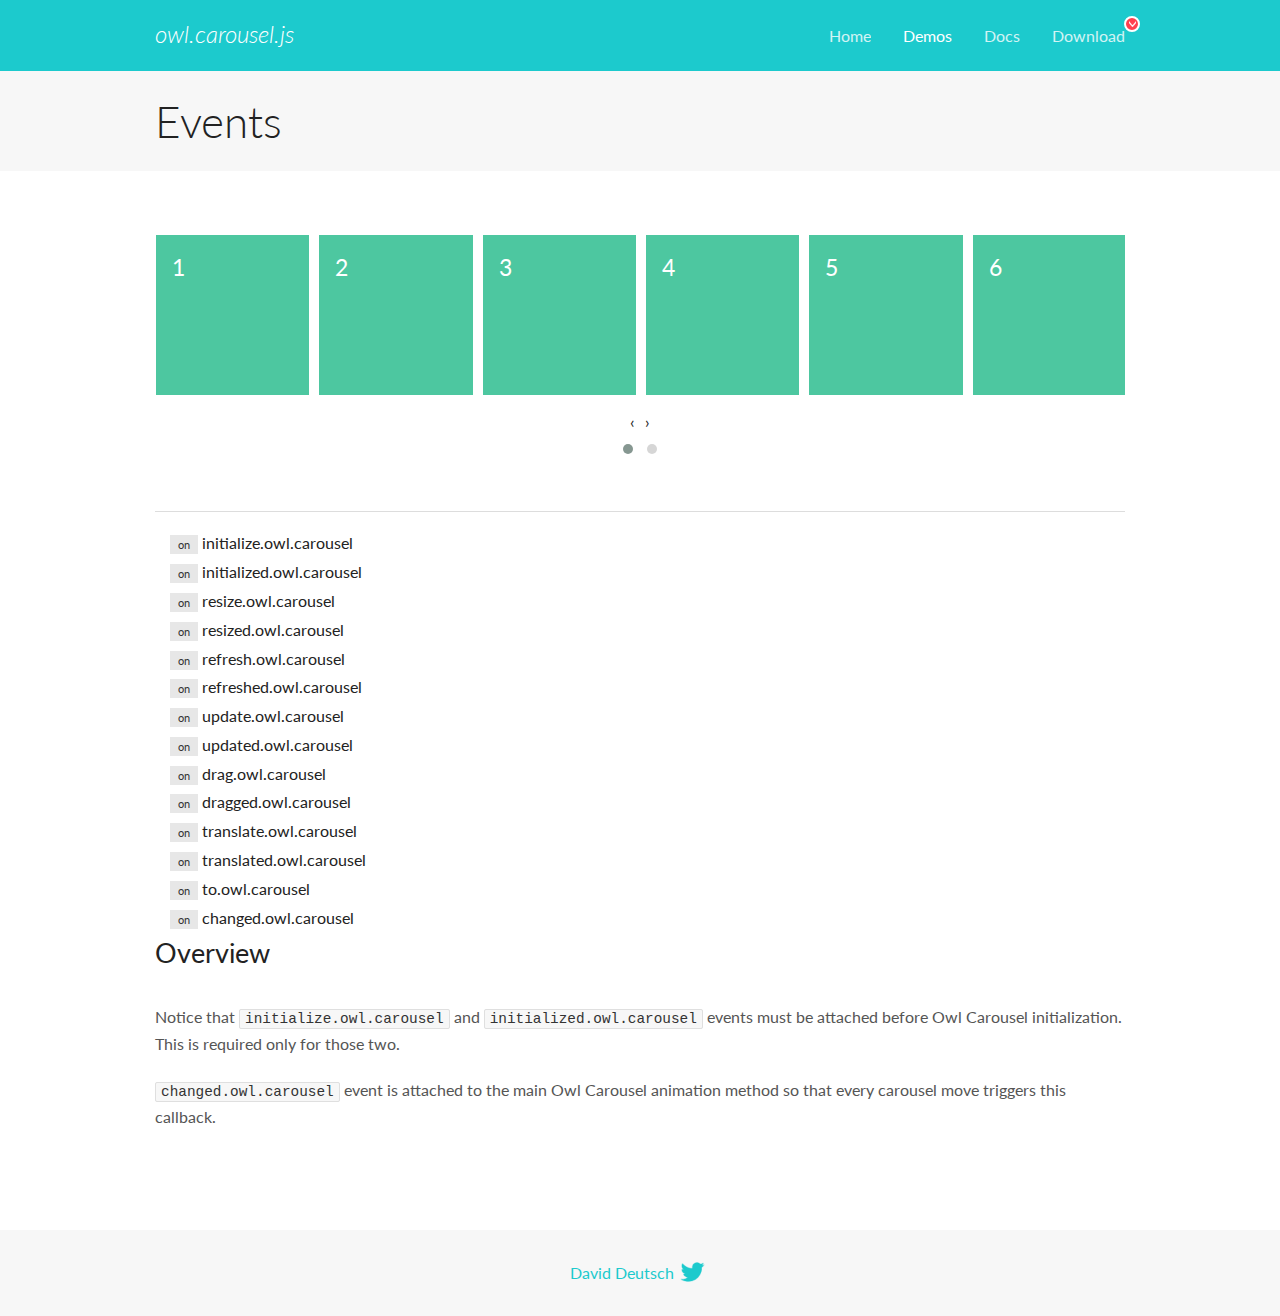
<file: owlcarousel/docs/demos/events.html>
<!DOCTYPE html>
<html lang="en">
  <head>

    <!-- head -->
    <meta charset="utf-8">
    <meta name="msapplication-tap-highlight" content="no" />
    <meta name="viewport" content="width=device-width, initial-scale=1.0" />
    <meta name="description" content="Events usage demo">
    <meta name="author" content="David Deutsch">
    <title>
      Events Demo | Owl Carousel | 2.3.4
    </title>

    <!-- Stylesheets -->
    <link href='https://fonts.googleapis.com/css?family=Lato:300,400,700,400italic,300italic' rel='stylesheet' type='text/css'>
    <link rel="stylesheet" href="../assets/css/docs.theme.min.css">

    <!-- Owl Stylesheets -->
    <link rel="stylesheet" href="../assets/owlcarousel/assets/owl.carousel.min.css">
    <link rel="stylesheet" href="../assets/owlcarousel/assets/owl.theme.default.min.css">

    <!-- HTML5 shim and Respond.js IE8 support of HTML5 elements and media queries -->

    <!--[if lt IE 9]>
      <script src="https://oss.maxcdn.com/libs/html5shiv/3.7.0/html5shiv.js"></script>
      <script src="https://oss.maxcdn.com/libs/respond.js/1.3.0/respond.min.js"></script>
    <![endif]-->

    <!-- Favicons -->
    <link rel="apple-touch-icon-precomposed" sizes="144x144" href="../assets/ico/apple-touch-icon-144-precomposed.png">
    <link rel="shortcut icon" href="../assets/ico/favicon.png">
    <link rel="shortcut icon" href="favicon.ico">

    <!-- Yeah i know js should not be in header. Its required for demos.-->

    <!-- javascript -->
    <script src="../assets/vendors/jquery.min.js"></script>
    <script src="../assets/owlcarousel/owl.carousel.js"></script>
  </head>
  <body>

    <!-- header -->
    <header class="header">
      <div class="row">
        <div class="large-12 columns">
          <div class="brand left">
            <h3>
              <a href="/OwlCarousel2/">owl.carousel.js</a> 
            </h3>
          </div>
          <a id="toggle-nav" class="right">
            <span></span> <span></span> <span></span> 
          </a> 
          <div class="nav-bar">
            <ul class="clearfix">
              <li> <a href="/OwlCarousel2/index.html">Home</a>  </li>
              <li class="active">
                <a href="/OwlCarousel2/demos/demos.html">Demos</a> 
              </li>
              <li> <a href="/OwlCarousel2/docs/started-welcome.html">Docs</a>  </li>
              <li>
                <a href="https://github.com/OwlCarousel2/OwlCarousel2/archive/2.3.4.zip">Download</a> 
                <span class="download"></span> 
              </li>
            </ul>
          </div>
        </div>
      </div>
    </header>

    <!-- title -->
    <section class="title">
      <div class="row">
        <div class="large-12 columns">
          <h1>Events</h1>
        </div>
      </div>
    </section>

    <!--  Demos -->
    <section id="demos">
      <div class="row">
        <div class="large-12 columns">
          <div class="owl-carousel owl-theme">
            <div class="item">
              <h4>1</h4>
            </div>
            <div class="item">
              <h4>2</h4>
            </div>
            <div class="item">
              <h4>3</h4>
            </div>
            <div class="item">
              <h4>4</h4>
            </div>
            <div class="item">
              <h4>5</h4>
            </div>
            <div class="item">
              <h4>6</h4>
            </div>
            <div class="item">
              <h4>7</h4>
            </div>
            <div class="item">
              <h4>8</h4>
            </div>
            <div class="item">
              <h4>9</h4>
            </div>
            <div class="item">
              <h4>10</h4>
            </div>
            <div class="item">
              <h4>11</h4>
            </div>
            <div class="item">
              <h4>12</h4>
            </div>
          </div>
          <hr>
          <div class="large-12 columns callbacks">
            <div><span class="label secondary initialize">on</span>  initialize.owl.carousel </div>
            <div><span class="label secondary initialized">on</span>  initialized.owl.carousel </div>
            <div><span class="label secondary resize">on</span>  resize.owl.carousel </div>
            <div><span class="label secondary resized">on</span>  resized.owl.carousel </div>
            <div><span class="label secondary refresh">on</span>  refresh.owl.carousel </div>
            <div><span class="label secondary refreshed">on</span>  refreshed.owl.carousel </div>
            <div><span class="label secondary update">on</span>  update.owl.carousel </div>
            <div><span class="label secondary updated">on</span>  updated.owl.carousel </div>
            <div><span class="label secondary drag">on</span>  drag.owl.carousel </div>
            <div><span class="label secondary dragged">on</span>  dragged.owl.carousel </div>
            <div><span class="label secondary translate">on</span>  translate.owl.carousel </div>
            <div><span class="label secondary translated">on</span>  translated.owl.carousel </div>
            <div><span class="label secondary to">on</span>  to.owl.carousel </div>
            <div><span class="label secondary changed">on</span>  changed.owl.carousel </div>
          </div>
          <h3 id="overview">Overview</h3>
          <p>Notice that <code>initialize.owl.carousel</code> and <code>initialized.owl.carousel</code> events must be attached before Owl Carousel initialization. This is required only for those two.</p>
          <p><code>changed.owl.carousel</code> event is attached to the main Owl Carousel animation method so that every carousel move triggers this callback.</p>
          <script>
            jQuery(document).ready(function($) {
              var owl = $('.owl-carousel');
              owl.on('initialize.owl.carousel initialized.owl.carousel ' +
                'initialize.owl.carousel initialize.owl.carousel ' +
                'resize.owl.carousel resized.owl.carousel ' +
                'refresh.owl.carousel refreshed.owl.carousel ' +
                'update.owl.carousel updated.owl.carousel ' +
                'drag.owl.carousel dragged.owl.carousel ' +
                'translate.owl.carousel translated.owl.carousel ' +
                'to.owl.carousel changed.owl.carousel',
                function(e) {
                  $('.' + e.type)
                    .removeClass('secondary')
                    .addClass('success');
                  window.setTimeout(function() {
                    $('.' + e.type)
                      .removeClass('success')
                      .addClass('secondary');
                  }, 500);
                });
              owl.owlCarousel({
                loop: true,
                nav: true,
                lazyLoad: true,
                margin: 10,
                video: true,
                responsive: {
                  0: {
                    items: 1
                  },
                  600: {
                    items: 3
                  },
                  960: {
                    items: 5,
                  },
                  1200: {
                    items: 6
                  }
                }
              });
            });
          </script>
        </div>
      </div>
    </section>

    <!-- footer -->
    <footer class="footer">
      <div class="row">
        <div class="large-12 columns">
          <h5>
            <a href="/OwlCarousel2/docs/support-contact.html">David Deutsch</a> 
            <a id="custom-tweet-button" href="https://twitter.com/share?url=https://github.com/OwlCarousel2/OwlCarousel2&text=Owl Carousel - This is so awesome! " target="_blank"></a> 
          </h5>
        </div>
      </div>
    </footer>

    <!-- vendors -->
    <script src="../assets/vendors/highlight.js"></script>
    <script src="../assets/js/app.js"></script>
  </body>
</html>
</file>
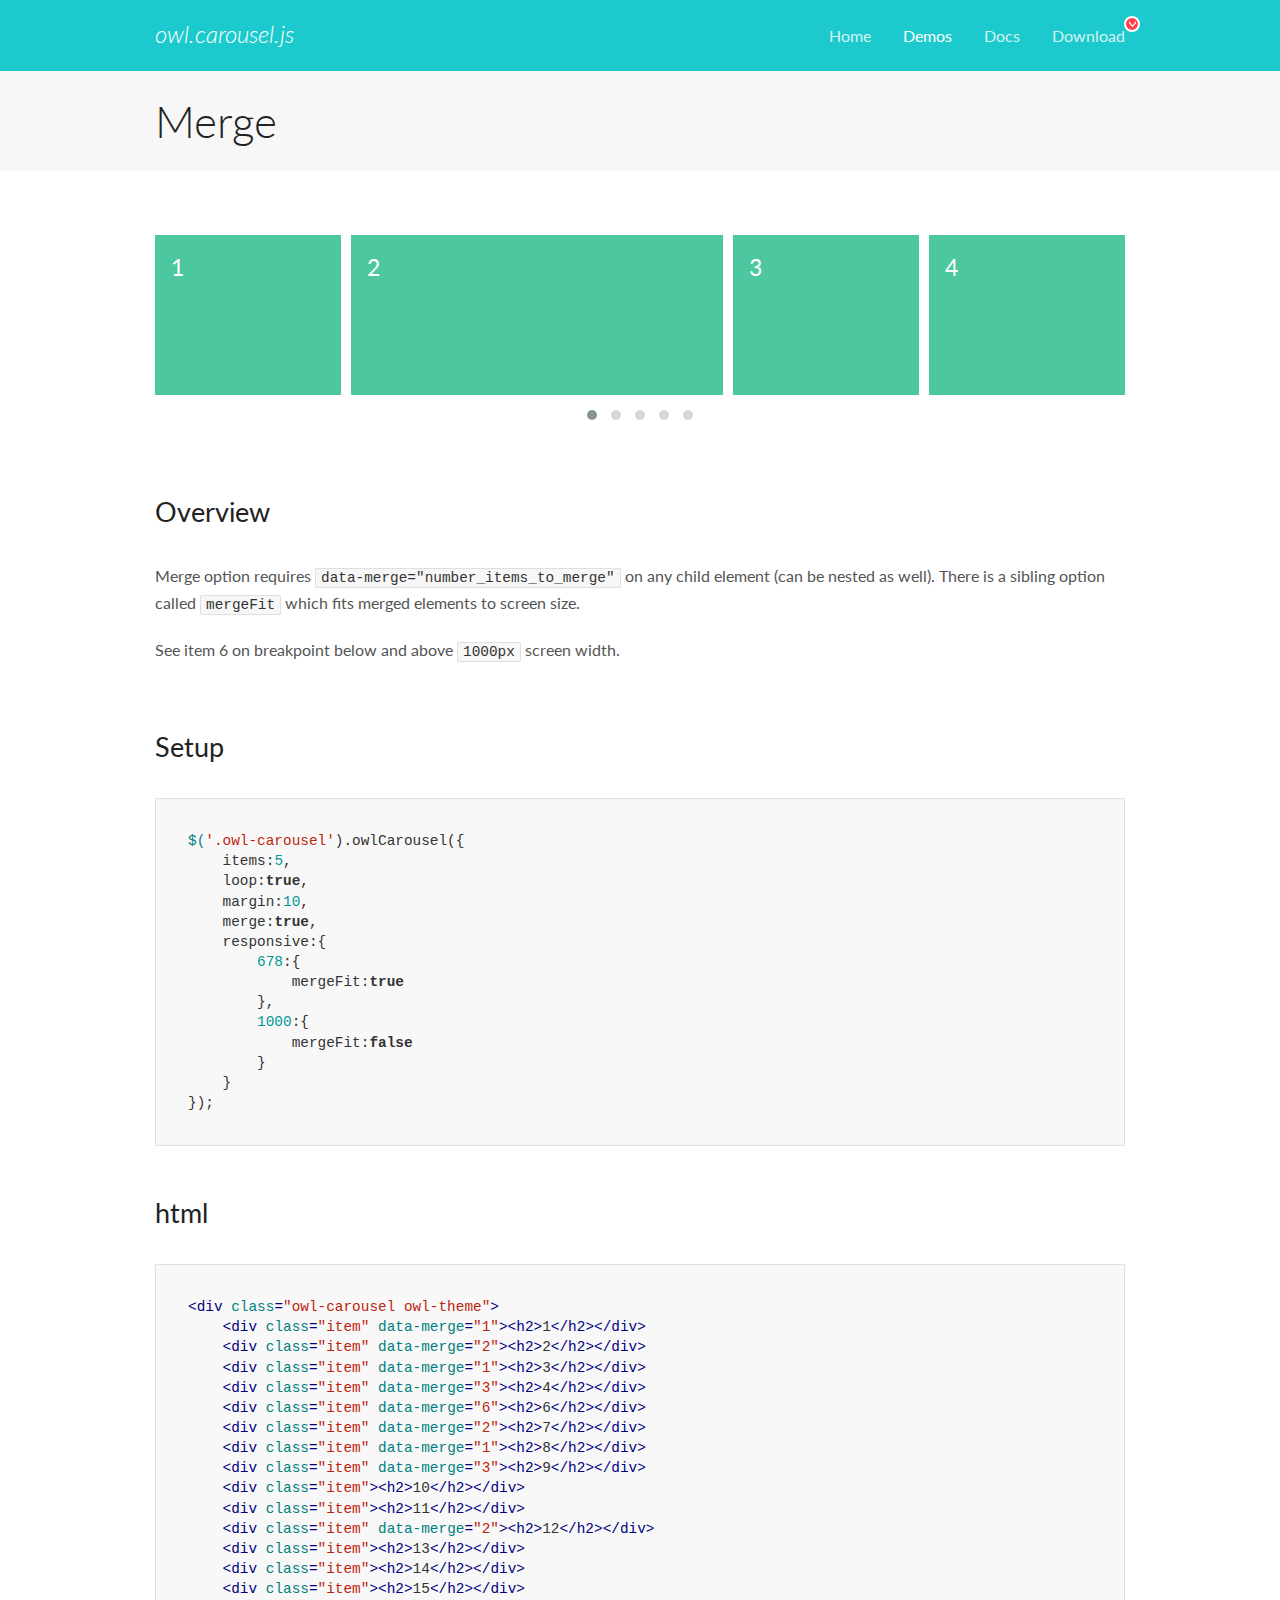
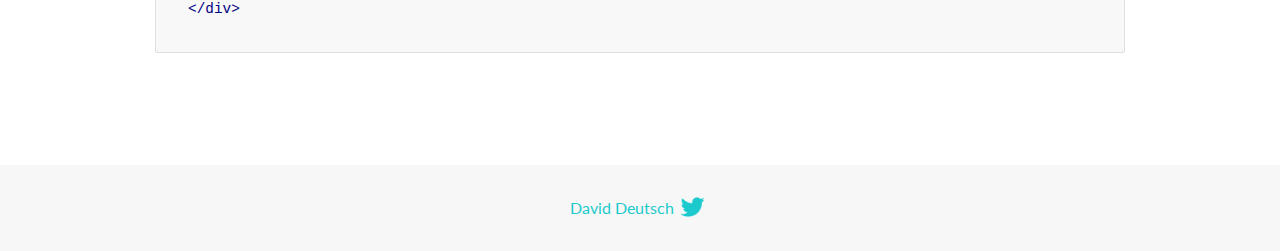
<file: owlcarousel/docs/demos/merge.html>
<!DOCTYPE html>
<html lang="en">
  <head>

    <!-- head -->
    <meta charset="utf-8">
    <meta name="msapplication-tap-highlight" content="no" />
    <meta name="viewport" content="width=device-width, initial-scale=1.0" />
    <meta name="description" content="Merge Items">
    <meta name="author" content="David Deutsch">
    <title>
      Merge Demo | Owl Carousel | 2.3.4
    </title>

    <!-- Stylesheets -->
    <link href='https://fonts.googleapis.com/css?family=Lato:300,400,700,400italic,300italic' rel='stylesheet' type='text/css'>
    <link rel="stylesheet" href="../assets/css/docs.theme.min.css">

    <!-- Owl Stylesheets -->
    <link rel="stylesheet" href="../assets/owlcarousel/assets/owl.carousel.min.css">
    <link rel="stylesheet" href="../assets/owlcarousel/assets/owl.theme.default.min.css">

    <!-- HTML5 shim and Respond.js IE8 support of HTML5 elements and media queries -->

    <!--[if lt IE 9]>
      <script src="https://oss.maxcdn.com/libs/html5shiv/3.7.0/html5shiv.js"></script>
      <script src="https://oss.maxcdn.com/libs/respond.js/1.3.0/respond.min.js"></script>
    <![endif]-->

    <!-- Favicons -->
    <link rel="apple-touch-icon-precomposed" sizes="144x144" href="../assets/ico/apple-touch-icon-144-precomposed.png">
    <link rel="shortcut icon" href="../assets/ico/favicon.png">
    <link rel="shortcut icon" href="favicon.ico">

    <!-- Yeah i know js should not be in header. Its required for demos.-->

    <!-- javascript -->
    <script src="../assets/vendors/jquery.min.js"></script>
    <script src="../assets/owlcarousel/owl.carousel.js"></script>
  </head>
  <body>

    <!-- header -->
    <header class="header">
      <div class="row">
        <div class="large-12 columns">
          <div class="brand left">
            <h3>
              <a href="/OwlCarousel2/">owl.carousel.js</a> 
            </h3>
          </div>
          <a id="toggle-nav" class="right">
            <span></span> <span></span> <span></span> 
          </a> 
          <div class="nav-bar">
            <ul class="clearfix">
              <li> <a href="/OwlCarousel2/index.html">Home</a>  </li>
              <li class="active">
                <a href="/OwlCarousel2/demos/demos.html">Demos</a> 
              </li>
              <li> <a href="/OwlCarousel2/docs/started-welcome.html">Docs</a>  </li>
              <li>
                <a href="https://github.com/OwlCarousel2/OwlCarousel2/archive/2.3.4.zip">Download</a> 
                <span class="download"></span> 
              </li>
            </ul>
          </div>
        </div>
      </div>
    </header>

    <!-- title -->
    <section class="title">
      <div class="row">
        <div class="large-12 columns">
          <h1>Merge</h1>
        </div>
      </div>
    </section>

    <!--  Demos -->
    <section id="demos">
      <div class="row">
        <div class="large-12 columns">
          <div class="owl-carousel owl-theme">
            <div class="item" data-merge="1">
              <h4>1</h4>
            </div>
            <div class="item" data-merge="2">
              <h4>2</h4>
            </div>
            <div class="item" data-merge="1">
              <h4>3</h4>
            </div>
            <div class="item" data-merge="3">
              <h4>4</h4>
            </div>
            <div class="item" data-merge="6">
              <h4>6</h4>
            </div>
            <div class="item" data-merge="2">
              <h4>7</h4>
            </div>
            <div class="item" data-merge="1">
              <h4>8</h4>
            </div>
            <div class="item" data-merge="3">
              <h4>9</h4>
            </div>
            <div class="item">
              <h4>10</h4>
            </div>
            <div class="item">
              <h4>11</h4>
            </div>
            <div class="item" data-merge="2">
              <h4>12</h4>
            </div>
            <div class="item">
              <h4>13</h4>
            </div>
            <div class="item">
              <h4>14</h4>
            </div>
            <div class="item">
              <h4>15</h4>
            </div>
          </div>
          <h3 id="overview">Overview</h3>
          <p>Merge option requires <code>data-merge=&quot;number_items_to_merge&quot;</code> on any child element (can be nested as well). There is a sibling option called <code>mergeFit</code> which fits merged elements to screen size. </p>
          <p>See item 6 on breakpoint below and above <code>1000px</code> screen width.</p>
          <h3 id="setup">Setup</h3>
          <pre><code>$(&#39;.owl-carousel&#39;).owlCarousel({
    items:5,
    loop:true,
    margin:10,
    merge:true,
    responsive:{
        678:{
            mergeFit:true
        },
        1000:{
            mergeFit:false
        }
    }
});</code></pre>
          <h3 id="html">html</h3>
          <pre><code>&lt;div class=&quot;owl-carousel owl-theme&quot;&gt;
    &lt;div class=&quot;item&quot; data-merge=&quot;1&quot;&gt;&lt;h2&gt;1&lt;/h2&gt;&lt;/div&gt;
    &lt;div class=&quot;item&quot; data-merge=&quot;2&quot;&gt;&lt;h2&gt;2&lt;/h2&gt;&lt;/div&gt;
    &lt;div class=&quot;item&quot; data-merge=&quot;1&quot;&gt;&lt;h2&gt;3&lt;/h2&gt;&lt;/div&gt;
    &lt;div class=&quot;item&quot; data-merge=&quot;3&quot;&gt;&lt;h2&gt;4&lt;/h2&gt;&lt;/div&gt;
    &lt;div class=&quot;item&quot; data-merge=&quot;6&quot;&gt;&lt;h2&gt;6&lt;/h2&gt;&lt;/div&gt;
    &lt;div class=&quot;item&quot; data-merge=&quot;2&quot;&gt;&lt;h2&gt;7&lt;/h2&gt;&lt;/div&gt;
    &lt;div class=&quot;item&quot; data-merge=&quot;1&quot;&gt;&lt;h2&gt;8&lt;/h2&gt;&lt;/div&gt;
    &lt;div class=&quot;item&quot; data-merge=&quot;3&quot;&gt;&lt;h2&gt;9&lt;/h2&gt;&lt;/div&gt;
    &lt;div class=&quot;item&quot;&gt;&lt;h2&gt;10&lt;/h2&gt;&lt;/div&gt;
    &lt;div class=&quot;item&quot;&gt;&lt;h2&gt;11&lt;/h2&gt;&lt;/div&gt;
    &lt;div class=&quot;item&quot; data-merge=&quot;2&quot;&gt;&lt;h2&gt;12&lt;/h2&gt;&lt;/div&gt;
    &lt;div class=&quot;item&quot;&gt;&lt;h2&gt;13&lt;/h2&gt;&lt;/div&gt;
    &lt;div class=&quot;item&quot;&gt;&lt;h2&gt;14&lt;/h2&gt;&lt;/div&gt;
    &lt;div class=&quot;item&quot;&gt;&lt;h2&gt;15&lt;/h2&gt;&lt;/div&gt;
&lt;/div&gt;</code></pre>
          <script>
            $(document).ready(function() {
              $('.owl-carousel').owlCarousel({
                items: 5,
                loop: true,
                margin: 10,
                merge: true,
                responsive: {
                  678: {
                    mergeFit: true
                  },
                  1000: {
                    mergeFit: false
                  }
                }
              });
            })
          </script>
        </div>
      </div>
    </section>

    <!-- footer -->
    <footer class="footer">
      <div class="row">
        <div class="large-12 columns">
          <h5>
            <a href="/OwlCarousel2/docs/support-contact.html">David Deutsch</a> 
            <a id="custom-tweet-button" href="https://twitter.com/share?url=https://github.com/OwlCarousel2/OwlCarousel2&text=Owl Carousel - This is so awesome! " target="_blank"></a> 
          </h5>
        </div>
      </div>
    </footer>

    <!-- vendors -->
    <script src="../assets/vendors/highlight.js"></script>
    <script src="../assets/js/app.js"></script>
  </body>
</html>
</file>
<file: assets/css/style.css>
*,
*::before,
*::after {
  -webkit-box-sizing: border-box;
  box-sizing: border-box;
  /*border: 1px solid red;*/
}

@font-face {
  font-family: 'icomoon';
  src: url("../fonts/icomoon.eot?l3f3na");
  src: url("assets/fonts/icomoon.eot?l3f3na#iefix") format("embedded-opentype"), url("../fonts/icomoon.ttf?l3f3na") format("truetype"), url("../fonts/icomoon.woff?l3f3na") format("woff"), url("../fonts/icomoon.svg?l3f3na#icomoon") format("svg");
  font-weight: normal;
  font-style: normal;
}

[class^="icon-"], [class*=" icon-"] {
  /* use !important to prevent issues with browser extensions that change fonts */
  font-family: 'icomoon' !important;
  speak: none;
  font-style: normal;
  font-weight: normal;
  font-variant: normal;
  text-transform: none;
  line-height: 1;
  /* Better Font Rendering =========== */
  -webkit-font-smoothing: antialiased;
  -moz-osx-font-smoothing: grayscale;
}

.icon-search1:before {
  content: "\e901";
}

.icon-facebook:before {
  content: "\ea90";
}

.icon-instagram:before {
  content: "\ea92";
}

/******************************************************************/
html {
  font-size: 16px;
}

body {
  margin: 0;
}

.container {
  max-width: 980px;
  margin: 0 auto;
}

.flexinam {
  display: -webkit-box;
  display: -ms-flexbox;
  display: flex;
}

ul {
  list-style: none;
  /* kad nebutu bullet pointu */
  margin: 0;
  padding: 0;
}

img {
  width: 100%;
  /* padaro, kad prisitaikytu prie tevynainio */
  display: block;
  /* kad nebutu tarpelio po nuotrauka */
}

h1, h2, h3, h4, h5, h6, p {
  margin: 0;
}

a {
  text-decoration: none;
  text-transform: uppercase;
}

p {
  font-family: "Roboto", Arial, Helvetica, "Nimbus Sans L", sans-serif;
  font-weight: 300;
}

/* START: botton-to-top */
.myBtn {
  display: none;
  position: fixed;
  bottom: 50px;
  right: 20px;
  z-index: 99;
  font-size: 1rem;
  border: none;
  outline: none;
  background-color: #b7a48e;
  color: white;
  cursor: pointer;
  padding: 14px 20px;
}

.myBtn:hover {
  background-color: #a1886b;
}

/* END: botton-to-top */
/* 1 SECTION START: NAVIGATION MENIU */
.float-navigation {
  background-color: #2a2d2c;
  position: fixed;
  width: 100%;
  z-index: 1000;
}

.float-navigation .container {
  -webkit-box-pack: justify;
  -ms-flex-pack: justify;
  justify-content: space-between;
  -webkit-box-align: center;
  -ms-flex-align: center;
  align-items: center;
  padding-right: 35px;
}

.float-navigation .container .logo {
  padding: 16.609px 15px 16.625px 35px;
  max-width: 155px;
}

.float-navigation.shrink .container {
  height: 73px;
}

.float-navigation.shrink .logo {
  padding: 15px 15px 15px 35px;
  max-width: 105px;
}

.meniu {
  -webkit-box-align: center;
  -ms-flex-align: center;
  align-items: center;
}

.meniu a {
  color: #fff;
  font-size: 0.75rem;
  font-family: "Karla", Arial, Helvetica, "Nimbus Sans L", sans-serif;
  letter-spacing: 2px;
  padding: 10px;
}

.meniu a:hover, .meniu a.selected, .meniu a span:hover {
  color: #e8d2b8;
}

.meniu a.icon_burger {
  display: none;
}

/* 1 SECTION END: NAVIGATION MENIU */
/* 2 SECTION START: CAROUSEL */
/*https://owlcarousel2.github.io/OwlCarousel2/docs/started-installation.html*/
.carousel {
  background-color: #2a2d2c;
}

.owl-carousel .owl-stage-outer {
  -webkit-transform: translateY(107px);
  -ms-transform: translateY(107px);
  transform: translateY(107px);
}

/* nuotrauka kazkodel per maza???? */
.carousel .photo {
  background-size: cover;
  background-position: center;
}

.photo.first {
  background-image: url("../images/big_towel-compressor.jpg");
}

.photo.second {
  background-image: url("../images/big_mask-compressor.jpg");
}

.special-container {
  max-width: 1186px;
  margin: 0 auto;
  margin-left: 39.547px;
  margin-right: 39.547px;
  min-height: 100vh;
  /* kaip sitas sprendimas? 612px; 715px, 100vh*/
  -webkit-box-align: center;
  -ms-flex-align: center;
  align-items: center;
}

.special-container.second {
  -webkit-box-pack: end;
  -ms-flex-pack: end;
  justify-content: flex-end;
}

.first .content {
  padding-left: 73px;
  max-width: 623px;
}

.second .content {
  padding-left: 20px;
  max-width: 623px;
}

.carousel h3 {
  color: #c0b7af;
  font-size: 1rem;
  text-transform: uppercase;
  font-family: "Karla", Arial, Helvetica, "Nimbus Sans L", sans-serif;
  letter-spacing: 3px;
  font-style: normal;
  font-weight: 400;
  line-height: 26px;
}

.second h3 {
  color: #c0b7af;
  font-size: 1rem;
  text-transform: uppercase;
  font-family: "Karla", Arial, Helvetica, "Nimbus Sans L", sans-serif;
  letter-spacing: 3px;
  font-style: normal;
  font-weight: 400;
  color: rgba(255, 255, 255, 0.6);
}

.carousel h4 {
  color: #2d2a27;
  font-family: "Marcellus", Georgia, Times, "Century Schoolbook L", serif;
  font-style: normal;
  font-weight: 400;
  font-size: 1.9rem;
  letter-spacing: 1px;
  padding-top: 25px;
  padding-bottom: 45px;
}

.second h4 {
  color: white;
}

.button {
  padding: 16px 42px;
  /* tipo 11 ir 42*/
  background-color: #2d2a27;
  border: #6a6560;
  text-decoration: none;
  text-transform: uppercase;
  font-family: "Karla", Arial, Helvetica, "Nimbus Sans L", sans-serif;
  font-size: 0.6875rem;
  color: #fff;
  font-weight: 700;
  letter-spacing: 4px;
}

.first a:hover {
  background: #b8a48d;
  color: #f7f4f0;
}

.second a:hover {
  background: #fff;
  color: black;
}

/* 2 SECTION END: CAROUSEL */
/* 3 SECTION START: overlay */
.overlay {
  height: 107px;
  background-color: #f7f3f0;
}

/* 3 SECTION END: overlay */
/* 4 SECTION START: ABOUT US */
.about-us {
  background-image: url("../images/wave-background-compressor.jpg");
  background-size: cover;
  background-position: center;
}

.about-us .container {
  -webkit-box-pack: center;
  -ms-flex-pack: center;
  justify-content: center;
  -webkit-box-align: center;
  -ms-flex-align: center;
  align-items: center;
  position: relative;
}

.content-about-us a:hover, .voucher .container .voucher-content a:hover {
  border: 1px solid #d8d3d2;
  background-color: #f7f4f0;
  color: #2d2a27;
}

/*centruojam turini: */
.content-about-us {
  -webkit-box-pack: center;
  -ms-flex-pack: center;
  justify-content: center;
  margin-top: 163px;
  margin-bottom: 202px;
  padding-left: 20px;
  padding-top: 20px;
  padding-right: 20px;
  max-width: 450px;
  text-align: center;
}

.content-about-us h1 {
  color: #c0b7af;
  font-size: 1rem;
  text-transform: uppercase;
  font-family: "Karla", Arial, Helvetica, "Nimbus Sans L", sans-serif;
  letter-spacing: 3px;
  font-style: normal;
  font-weight: 400;
  line-height: 28px;
}

.content-about-us h2 {
  color: #2d2a27;
  font-family: "Marcellus", Georgia, Times, "Century Schoolbook L", serif;
  font-style: normal;
  font-weight: 400;
  font-size: 1.7rem;
  letter-spacing: 3px;
  padding-bottom: 35px;
  padding-top: 35px;
}

.content-about-us p {
  color: #6a6560;
  font-size: 1rem;
  letter-spacing: 2px;
  line-height: 28px;
  padding-bottom: 35px;
}

.content-about-us .button {
  letter-spacing: 2px;
  -webkit-transform: translateX(-50%);
  -ms-transform: translateX(-50%);
  transform: translateX(-50%);
}

/* 4 SECTION END: ABOUT US */
/* 5 SECTION START: intro to services */
.intro-to-service {
  background-color: #fff;
}

.intro-to-service .container {
  padding-top: 125px;
  padding-bottom: 70px;
  -webkit-box-pack: justify;
  -ms-flex-pack: justify;
  justify-content: space-between;
  -webkit-box-align: center;
  -ms-flex-align: center;
  align-items: center;
}

.intro-to-service .container .antraste {
  width: 430.844px;
}

.intro-to-service .container .antraste h4 {
  color: #2d2a27;
  font-family: "Marcellus", Georgia, Times, "Century Schoolbook L", serif;
  font-style: normal;
  font-weight: 400;
  font-size: 1.5rem;
  text-align: left;
  line-height: 34px;
}

.intro-to-service .container a {
  border: 1px solid #e0dddd;
  background-color: rgba(0, 0, 0, 0);
  color: #2d2a27;
  letter-spacing: 2px;
  position: static;
}

.intro-to-service .container a:hover {
  color: #fff;
  background-color: #2d2a27;
  border-color: #4a4744;
}

/* 5 SECTION END: intro to services */
/* 6 SECTION START: services */
.paslaugos .container {
  padding-bottom: 110px;
  /* atemiau 40px, nes nuotraukos i apacia turi 40px margin*/
}

.paslaugos .container .service-photos {
  -ms-flex-wrap: wrap;
  flex-wrap: wrap;
  -webkit-box-pack: justify;
  -ms-flex-pack: justify;
  justify-content: space-between;
}

.paslaugos .container .service-photos .spa {
  width: 29.8568%;
  margin-bottom: 40px;
  position: relative;
  /* uzdedam ant nuotraukos teksta */
  text-align: center;
  color: white;
}

.paslaugos .container .service-photos .spa:hover .overlayw3 {
  background-color: rgba(45, 42, 39, 0.5);
}

.paslaugos a {
  font-family: "Karla", Arial, Helvetica, "Nimbus Sans L", sans-serif;
  font-size: 0.875rem;
  font-weight: 400;
  text-transform: uppercase;
  letter-spacing: 3px;
  color: #fff;
  text-decoration: none;
  display: block;
}

.paslaugos a .centered {
  position: absolute;
  width: 100%;
  display: -webkit-box;
  display: -ms-flexbox;
  display: flex;
  -webkit-box-align: center;
  -ms-flex-align: center;
  align-items: center;
  -webkit-box-pack: center;
  -ms-flex-pack: center;
  justify-content: center;
}

.paslaugos a .overlayw3 {
  position: absolute;
  top: 0;
  bottom: 0;
  left: 0;
  right: 0;
  height: 100%;
  width: 100%;
  -webkit-transition: .5s ease;
  -o-transition: .5s ease;
  transition: .5s ease;
}

/* 6 SECTION END: services */
/* 7 SECTION START: VOUCHERS*/
.voucher {
  background-image: url("../images/gultas-compressor.jpg");
  background-position: center right;
  background-repeat: no-repeat;
  background-size: cover;
}

.voucher .container {
  padding-top: 270px;
  padding-bottom: 270px;
  -webkit-box-pack: end;
  -ms-flex-pack: end;
  justify-content: flex-end;
  -webkit-box-align: center;
  -ms-flex-align: center;
  align-items: center;
}

.voucher .container .voucher-content {
  max-width: 400px;
  position: relative;
  text-align: center;
}

.voucher .container .voucher-content h3 {
  color: #2d2a27;
  font-family: "Marcellus", Georgia, Times, "Century Schoolbook L", serif;
  font-style: normal;
  font-weight: 400;
  text-transform: capitalize;
  color: #6a6560;
  font-size: 1.125rem;
}

.voucher .container .voucher-content h4 {
  color: #c0b7af;
  font-size: 1rem;
  text-transform: uppercase;
  font-family: "Karla", Arial, Helvetica, "Nimbus Sans L", sans-serif;
  letter-spacing: 3px;
  font-style: normal;
  font-weight: 400;
  display: inline-block;
  font-size: 1.75rem;
  line-height: 44px;
  padding-top: 30px;
  padding-bottom: 30px;
  color: #2d2a27;
}

.voucher .container .voucher-content .button {
  margin-bottom: 240px;
  letter-spacing: 2px;
  -webkit-transform: translateX(-50%);
  -ms-transform: translateX(-50%);
  transform: translateX(-50%);
}

/* 7 SECTION END: VOUCHERS */
/* 8 SECTION START: NEWS */
.top-column .top-right a, .bottom-column footer a, .one_form label {
  font-family: "Karla", Arial, Helvetica, "Nimbus Sans L", sans-serif;
  text-decoration: none;
  background-color: #2d2a27;
  text-transform: uppercase;
}

.news {
  background-color: #f7f4f0;
}

.news .container {
  padding-top: 135px;
  padding-bottom: 125px;
}

.news h5 {
  color: #2d2a27;
  font-family: "Marcellus", Georgia, Times, "Century Schoolbook L", serif;
  font-style: normal;
  font-weight: 400;
  font-size: 2.25rem;
  line-height: 44px;
  text-align: center;
  margin-bottom: 55px;
}

.news .karusele2 .owl-stage-outer {
  -webkit-transform: translateY(-10px);
  -ms-transform: translateY(-10px);
  transform: translateY(-10px);
}

.news .one-news-column {
  width: 90%;
}

.top-column figure {
  position: relative;
  margin: 0;
}

.top-column .top-right {
  position: absolute;
  top: 15px;
  left: 15px;
}

.top-column .top-right a {
  padding: 5px 15px;
  margin-bottom: 2px;
  margin-right: 2px;
  color: #f7f4f0;
  font-size: .75rem;
  font-weight: 400;
  letter-spacing: 2px;
  line-height: 18px;
}

.top-column .top-right a:hover {
  background: #a1886b;
  color: #f7f4f0;
}

.bottom-column {
  padding: 25px;
  background-color: #fff;
}

.bottom-column h6 {
  color: #2d2a27;
  font-family: "Marcellus", Georgia, Times, "Century Schoolbook L", serif;
  font-style: normal;
  font-weight: 400;
  font-size: 1.125rem;
  line-height: 24px;
}

.bottom-column .date-published {
  margin-top: 5px;
}

.bottom-column .date-published h6 {
  color: #c0b7af;
  font-size: 1rem;
  text-transform: uppercase;
  font-family: "Karla", Arial, Helvetica, "Nimbus Sans L", sans-serif;
  letter-spacing: 3px;
  font-style: normal;
  font-weight: 400;
  font-size: 0.75rem;
  line-height: 18px;
  letter-spacing: 2px;
}

.bottom-column .paragraph {
  margin-top: 15px;
}

.bottom-column .paragraph p {
  margin: 0;
  font-size: 1rem;
  line-height: 26px;
  font-weight: 300;
}

.bottom-column footer {
  margin-top: 17px;
}

.bottom-column footer a {
  font-size: 0.6875rem;
  font-weight: 700;
  letter-spacing: 1px;
  line-height: 16px;
  color: #2d2a27;
  background-color: transparent;
}

.bottom-column footer a:hover {
  color: #b8a48d;
}

.owl-theme .owl-dots .owl-dot span {
  -webkit-transition: opacity .2s ease;
  -o-transition: opacity .2s ease;
  transition: opacity .2s ease;
  background-color: #d8d3d2;
}

.owl-theme .owl-dots .owl-dot:focus {
  outline: none;
}

.owl-theme .owl-dots .owl-dot.active span, .owl-theme .owl-dots .owl-dot:hover span {
  background-color: #b7a48e;
}

/* 8 SECTION END: NEWS */
/* 9 SECTION START: FOOTER */
.end-footer {
  background-color: #1f1e1d;
}

.end-footer .footer-content {
  padding: 120px 20px 25px;
  text-align: center;
}

.end-footer .footer-content .logo2 {
  padding: 0;
  margin: 0 auto;
  margin-bottom: 50px;
  max-width: 70px;
}

.end-footer .footer-content .logo2 img {
  display: inline;
  width: 100%;
}

.end-footer .footer-content .address {
  margin-bottom: 40px;
}

.end-footer .footer-content .address h4 {
  color: #c0b7af;
  font-size: 1rem;
  text-transform: uppercase;
  font-family: "Karla", Arial, Helvetica, "Nimbus Sans L", sans-serif;
  letter-spacing: 3px;
  font-style: normal;
  font-weight: 400;
  font-size: .875rem;
  line-height: 34px;
  color: rgba(255, 255, 255, 0.4);
}

.end-footer .footer-content .address a {
  color: #c0b7af;
  font-size: 1rem;
  text-transform: uppercase;
  font-family: "Karla", Arial, Helvetica, "Nimbus Sans L", sans-serif;
  letter-spacing: 3px;
  font-style: normal;
  font-weight: 400;
  text-decoration: none;
  color: rgba(255, 255, 255, 0.6);
  font-size: .875rem;
  line-height: 24px;
}

.end-footer .footer-content .rights {
  margin-top: 100px;
}

.end-footer .footer-content .rights p {
  text-transform: capitalize;
  color: rgba(255, 255, 255, 0.4);
  font-size: 1rem;
  line-height: 26px;
  display: inline;
}

.icon-social {
  margin-bottom: 20px;
}

.icon-social ul {
  -webkit-box-pack: center;
  -ms-flex-pack: center;
  justify-content: center;
}

.icon-social ul a {
  color: #fff;
}

.icon-social ul a i {
  margin-right: 20px;
  font-size: 19px;
}

.icon-social ul a i:hover {
  color: #e7d2b9;
}

/* 9 SECTION END: FOOTER */
/* CONTACT US FORM: START */
.reservation .container .call_to_action, .one_form {
  padding-bottom: 10px;
  margin-right: 6px;
  margin-left: 6px;
}

.reservation {
  background-color: #f7f4f0;
}

.reservation .container {
  padding-top: 270px;
  padding-bottom: 210px;
  -webkit-box-pack: center;
  -ms-flex-pack: center;
  justify-content: center;
}

.reservation .container h3 {
  color: #c0b7af;
  font-size: 1rem;
  text-transform: uppercase;
  font-family: "Karla", Arial, Helvetica, "Nimbus Sans L", sans-serif;
  letter-spacing: 3px;
  font-style: normal;
  font-weight: 400;
  margin-bottom: 5px;
  text-align: center;
}

.reservation .container h4 {
  color: #2d2a27;
  font-family: "Marcellus", Georgia, Times, "Century Schoolbook L", serif;
  font-style: normal;
  font-weight: 400;
  font-size: 2.25rem;
  line-height: 44px;
  margin-bottom: 45px;
  text-align: center;
}

.reservation .container .call_to_action {
  padding-top: 20px;
}

.reservation .container .call_to_action input {
  width: initial;
}

.reservation .container .call_to_action input:hover {
  background: #b8a48d;
  color: #f7f4f0;
}

.one_form label {
  padding-bottom: 6px;
  font-size: 0.6875rem;
  font-weight: 700;
  letter-spacing: 1px;
  line-height: 16px;
  color: #2d2a27;
  background-color: transparent;
}

.one_form label span {
  color: #b8a48d;
}

select, input, textarea {
  width: 100%;
  padding: 9px 15px;
  border: 1px solid #d8d3d2;
}

select:focus, input:focus, textarea:focus {
  outline-color: #b8a48d;
}

/* CONTACT US FORM: END */
@media screen and (max-width: 800px) {
  .float-navigation .meniu {
    position: relative;
    display: block;
  }
  .float-navigation .meniu a.icon_burger {
    display: block;
  }
  .topnav {
    display: none;
  }
  .topnav.responsive {
    position: absolute;
    display: block;
    width: 150px;
    right: 0;
    background-color: #2a2d2c;
    text-align: right;
    padding-bottom: 15px;
  }
}

@media all and (max-width: 600px) {
  .first .content {
    padding-left: 20px;
    max-width: 280px;
  }
  .second .content {
    padding-left: 20px;
    max-width: 300px;
  }
  .second .content a {
    max-width: 30%;
  }
  .carousel h3 {
    font-size: 1rem;
  }
  .carousel h4 {
    font-size: 1.5rem;
  }
}

@media all and (max-width: 600px) {
  .content-about-us {
    margin-top: 90px;
    margin-bottom: 110px;
  }
}

@media all and (max-width: 1050px) {
  .intro-to-service .container {
    margin: 0 20px 0px 20px;
  }
}

@media screen and (max-width: 750px) {
  .intro-to-service .container {
    padding-top: 60px;
    padding-bottom: 70px;
    display: block;
    margin: 0 20px 0px 20px;
  }
  .intro-to-service .container .antraste {
    padding-bottom: 30px;
    width: 350px;
  }
}

@media all and (max-width: 1050px) {
  .paslaugos .container {
    margin: 0 20px 0px 20px;
  }
}

@media all and (max-width: 750px) {
  .paslaugos .container .service-photos .spa {
    width: 47%;
  }
}

@media screen and (max-width: 600px) {
  .paslaugos .container {
    padding-bottom: 50px;
    margin: 0 20px 0px 20px;
  }
  .paslaugos .container .service-photos .spa {
    width: 100%;
    margin-bottom: 0px;
  }
}

@media all and (max-width: 1000px) {
  .voucher .container {
    padding-top: 230px;
    padding-bottom: 230px;
    -webkit-box-pack: center;
    -ms-flex-pack: center;
    justify-content: center;
  }
}

@media all and (max-width: 1050px) {
  .news .container {
    margin: 0 20px 0px 20px;
  }
  .news .container .one-news-column {
    width: 100%;
  }
}

@media all and (max-width: 600px) {
  .news .container {
    padding: 50px 20px;
  }
}

@media all and (max-width: 600px) {
  .reservation .container {
    margin: 0 20px 0px 20px;
  }
}
</file>
